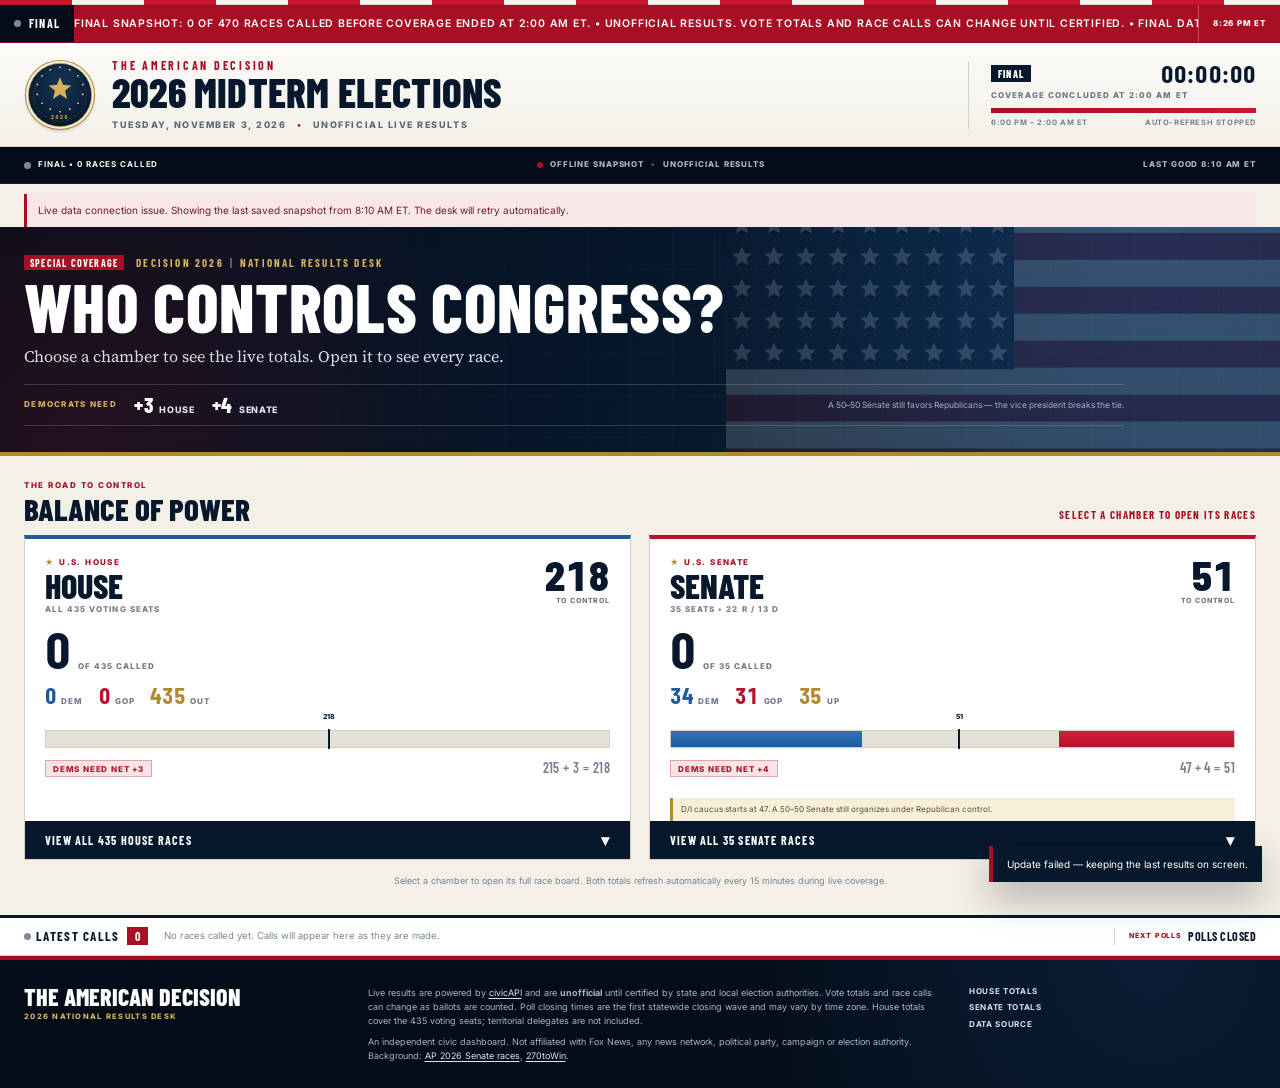
<file: index.html>
<!DOCTYPE html>
<html lang="en">
<head>
<meta charset="utf-8">
<meta name="viewport" content="width=device-width, initial-scale=1">
<title>The American Decision 2026 | Live Midterm Results</title>
<meta name="description" content="Live, unofficial 2026 Senate and House election totals. Choose a chamber to open every race.">
<meta name="theme-color" content="#07182c">
<link rel="icon" href="data:image/svg+xml,%3Csvg xmlns='http://www.w3.org/2000/svg' viewBox='0 0 64 64'%3E%3Ccircle cx='32' cy='32' r='30' fill='%2307182c' stroke='%23b28a2e' stroke-width='3'/%3E%3Cpath d='M32 12l5.9 14.7 15.8 1.2-12.1 10.2 3.7 15.4L32 45.2 18.7 53.5l3.7-15.4L10.3 27.9l15.8-1.2z' fill='%23d6b25e'/%3E%3C/svg%3E">
<link rel="preconnect" href="https://fonts.googleapis.com">
<link rel="preconnect" href="https://fonts.gstatic.com" crossorigin>
<link href="https://fonts.googleapis.com/css2?family=Barlow+Condensed:wght@500;600;700;800&family=Inter:wght@400;500;600;700;800&family=Source+Serif+4:opsz,wght@8..60,600;8..60,700;8..60,900&display=swap" rel="stylesheet">
<style>
/* =========================================================
   THE AMERICAN DECISION 2026
   Patriotic broadcast-style election dashboard
   ========================================================= */

:root {
  --navy-950: #040c17;
  --navy-900: #07182c;
  --navy-800: #0b2440;
  --navy-700: #143657;
  --ink: #0b1b2e;
  --ink-2: #26384d;
  --paper: #f3f0e8;
  --paper-2: #ebe6da;
  --paper-3: #fbf9f4;
  --white: #ffffff;
  --line: #d7d1c4;
  --line-dark: #263a51;
  --muted: #687585;
  --muted-2: #8893a1;
  --red: #a90f24;
  --red-2: #cc1730;
  --red-soft: #f8e7e9;
  --dem: #1d5b9f;
  --dem-2: #2f72ba;
  --dem-soft: #e1ecf7;
  --gop: #b5122b;
  --gop-2: #d21f3c;
  --gop-soft: #f8e3e6;
  --gold: #b28a2e;
  --gold-2: #d6b25e;
  --gold-soft: #f7efd9;
  --green: #1e6b45;
  --green-soft: #e2f0e8;
  --shadow: 0 10px 30px rgba(8, 22, 40, 0.09);
  --font-display: "Barlow Condensed", "Arial Narrow", "Franklin Gothic Medium", "Segoe UI", sans-serif;
  --font-serif: "Source Serif 4", Georgia, "Times New Roman", serif;
  --font-body: "Inter", "Segoe UI", Arial, sans-serif;
}

* { box-sizing: border-box; }

html {
  scroll-behavior: smooth;
  scroll-padding-top: 64px;
}

body {
  margin: 0;
  background: var(--paper);
  color: var(--ink);
  font-family: var(--font-body);
  font-size: 15px;
  line-height: 1.45;
  -webkit-font-smoothing: antialiased;
  text-rendering: optimizeLegibility;
}

body.modal-open { overflow: hidden; }

a { color: inherit; }

button, input, select { font: inherit; }

button { color: inherit; }

img, svg { display: block; max-width: 100%; }

::selection { background: var(--gold-2); color: var(--navy-950); }

.wrap {
  width: min(1400px, calc(100% - 48px));
  margin: 0 auto;
}

.sr-only {
  position: absolute;
  width: 1px;
  height: 1px;
  padding: 0;
  margin: -1px;
  overflow: hidden;
  clip: rect(0, 0, 0, 0);
  white-space: nowrap;
  border: 0;
}

.skip-link {
  position: fixed;
  top: -60px;
  left: 12px;
  z-index: 200;
  background: var(--white);
  color: var(--navy-900);
  padding: 10px 14px;
  border: 2px solid var(--red);
  font-weight: 800;
  text-decoration: none;
}
.skip-link:focus { top: 10px; }

/* ---------- Utility strip ---------- */

.top-rule {
  height: 5px;
  background: repeating-linear-gradient(
    90deg,
    var(--red-2) 0 72px,
    #f7f3e9 72px 144px
  );
  border-bottom: 1px solid rgba(0, 0, 0, 0.12);
}

.utility-bar {
  background: var(--navy-950);
  color: #c6d1df;
  border-bottom: 1px solid rgba(255, 255, 255, 0.08);
  font-size: 9px;
  font-weight: 700;
  letter-spacing: 0.13em;
  text-transform: uppercase;
}

.utility-inner {
  min-height: 34px;
  display: flex;
  align-items: center;
  justify-content: space-between;
  gap: 18px;
}

.utility-left { color: #fff; white-space: nowrap; }
.utility-left .star { color: var(--gold-2); margin-right: 7px; }
.utility-center { color: #a9b6c7; white-space: nowrap; }
.utility-right { color: #c6d1df; white-space: nowrap; }
.utility-right b { color: #fff; }
.sep { color: #5d6d81; margin: 0 8px; }

.live-dot {
  display: inline-block;
  width: 7px;
  height: 7px;
  margin-right: 6px;
  border-radius: 50%;
  background: var(--red-2);
  box-shadow: 0 0 0 0 rgba(204, 23, 48, 0.55);
  vertical-align: middle;
  animation: pulse 2.4s infinite;
}
.live-dot.green { background: var(--green); box-shadow: none; animation: none; }
.live-dot.muted { background: #7f8a99; box-shadow: none; animation: none; }

@keyframes pulse {
  0% { box-shadow: 0 0 0 0 rgba(204, 23, 48, 0.5); }
  65% { box-shadow: 0 0 0 7px rgba(204, 23, 48, 0); }
  100% { box-shadow: 0 0 0 0 rgba(204, 23, 48, 0); }
}

/* ---------- Masthead ---------- */

.masthead {
  background:
    linear-gradient(180deg, rgba(255, 255, 255, 0.72), rgba(243, 240, 232, 0.9)),
    var(--paper);
  border-bottom: 1px solid var(--line);
}

.masthead-inner {
  display: flex;
  align-items: center;
  justify-content: space-between;
  gap: 28px;
  padding: 16px 0 15px;
}

.brand {
  display: flex;
  align-items: center;
  gap: 16px;
  min-width: 0;
  text-decoration: none;
}

.seal {
  width: 72px;
  height: 72px;
  flex: 0 0 72px;
  filter: drop-shadow(0 2px 1px rgba(7, 24, 44, 0.12));
}

.brand-copy { min-width: 0; }

.brand-eyebrow {
  display: block;
  color: var(--red);
  font-family: var(--font-display);
  font-size: 12px;
  font-weight: 700;
  line-height: 1;
  letter-spacing: 0.23em;
}

.brand-title {
  display: block;
  margin-top: 2px;
  color: var(--navy-900);
  font-family: var(--font-display);
  font-size: clamp(31px, 3.2vw, 45px);
  font-weight: 800;
  line-height: 0.92;
  letter-spacing: 0.005em;
  text-transform: uppercase;
  white-space: nowrap;
}

.brand-sub {
  display: block;
  margin-top: 7px;
  color: #5c6877;
  font-size: 9px;
  font-weight: 800;
  letter-spacing: 0.17em;
  text-transform: uppercase;
}
.brand-sub .red { color: var(--red); margin: 0 7px; }

.coverage-box {
  width: 288px;
  flex: 0 0 288px;
  border-left: 1px solid var(--line);
  padding-left: 22px;
}

.coverage-top {
  display: flex;
  align-items: center;
  justify-content: space-between;
  gap: 10px;
}

.phase-badge {
  display: inline-flex;
  align-items: center;
  gap: 5px;
  background: #e6e1d6;
  color: #5f6a78;
  border: 1px solid #d2cbbd;
  padding: 3px 6px 2px;
  font-family: var(--font-display);
  font-size: 10px;
  font-weight: 800;
  line-height: 1;
  letter-spacing: 0.12em;
  text-transform: uppercase;
}
.phase-badge.live {
  background: var(--red);
  border-color: var(--red);
  color: #fff;
}
.phase-badge.final {
  background: var(--navy-900);
  border-color: var(--navy-900);
  color: #fff;
}
.phase-badge.preview {
  background: var(--gold);
  border-color: var(--gold);
  color: #fff;
}

.coverage-clock {
  color: var(--navy-900);
  font-family: var(--font-display);
  font-size: 25px;
  font-weight: 700;
  line-height: 1;
  letter-spacing: 0.045em;
  font-variant-numeric: tabular-nums;
}

.coverage-label {
  margin-top: 4px;
  color: #6b7684;
  font-size: 8px;
  font-weight: 800;
  letter-spacing: 0.14em;
  text-transform: uppercase;
}

.coverage-progress {
  height: 5px;
  margin: 7px 0 5px;
  background: #ddd7ca;
  overflow: hidden;
  position: relative;
}
.coverage-progress span {
  display: block;
  width: 0;
  height: 100%;
  background: linear-gradient(90deg, var(--red), var(--red-2));
  transition: width 0.6s ease;
}

.coverage-meta {
  display: flex;
  align-items: center;
  justify-content: space-between;
  gap: 8px;
  color: #75808e;
  font-size: 7.5px;
  font-weight: 700;
  letter-spacing: 0.08em;
  text-transform: uppercase;
}
.coverage-meta span:last-child { text-align: right; }

/* ---------- Navigation ---------- */

.main-nav {
  position: sticky;
  top: 0;
  z-index: 70;
  background: var(--navy-900);
  color: #fff;
  border-bottom: 3px solid var(--red);
  box-shadow: 0 5px 18px rgba(3, 13, 26, 0.22);
}

.nav-inner {
  display: flex;
  align-items: center;
  justify-content: space-between;
  gap: 18px;
  min-height: 46px;
}

.nav-links {
  display: flex;
  align-items: stretch;
  min-width: 0;
}

.nav-links a {
  display: inline-flex;
  align-items: center;
  gap: 6px;
  height: 46px;
  padding: 0 15px;
  border-bottom: 3px solid transparent;
  margin-bottom: -3px;
  color: #dbe3ed;
  font-family: var(--font-display);
  font-size: 13px;
  font-weight: 600;
  letter-spacing: 0.1em;
  text-decoration: none;
  text-transform: uppercase;
  white-space: nowrap;
  transition: color 0.15s ease, background 0.15s ease, border-color 0.15s ease;
}
.nav-links a:hover,
.nav-links a.active {
  color: #fff;
  background: rgba(255, 255, 255, 0.055);
  border-bottom-color: var(--red-2);
}
.nav-links a span {
  padding: 1px 4px;
  border: 1px solid rgba(255, 255, 255, 0.18);
  color: #9fb0c5;
  font-size: 8px;
  font-weight: 700;
  line-height: 1.2;
  letter-spacing: 0.05em;
}

.nav-status {
  display: flex;
  align-items: center;
  gap: 2px;
  color: #c4cfdc;
  font-size: 8px;
  font-weight: 800;
  letter-spacing: 0.14em;
  text-transform: uppercase;
  white-space: nowrap;
}

/* ---------- Ticker ---------- */

.ticker {
  display: flex;
  align-items: stretch;
  min-height: 38px;
  overflow: hidden;
  background: var(--red);
  color: #fff;
  border-bottom: 1px solid rgba(0, 0, 0, 0.16);
}

.ticker-label {
  display: flex;
  align-items: center;
  flex: 0 0 auto;
  gap: 2px;
  padding: 0 14px;
  background: var(--navy-950);
  font-family: var(--font-display);
  font-size: 12px;
  font-weight: 700;
  letter-spacing: 0.1em;
  text-transform: uppercase;
  white-space: nowrap;
}

.ticker-track {
  display: flex;
  align-items: center;
  flex: 1 1 auto;
  min-width: 0;
  overflow: hidden;
}

.ticker-content {
  display: flex;
  width: max-content;
  animation: ticker 62s linear infinite;
  will-change: transform;
}
.ticker:hover .ticker-content { animation-play-state: paused; }
.ticker-content span {
  display: inline-block;
  padding-right: 90px;
  font-size: 10.5px;
  font-weight: 600;
  letter-spacing: 0.075em;
  text-transform: uppercase;
  white-space: nowrap;
}

@keyframes ticker {
  from { transform: translateX(0); }
  to { transform: translateX(-50%); }
}

.ticker-time {
  display: flex;
  align-items: center;
  flex: 0 0 auto;
  padding: 0 14px;
  border-left: 1px solid rgba(255, 255, 255, 0.27);
  font-size: 8px;
  font-weight: 800;
  letter-spacing: 0.1em;
  white-space: nowrap;
}

/* ---------- Hero ---------- */

.hero {
  position: relative;
  overflow: hidden;
  background:
    radial-gradient(circle at 80% 10%, rgba(31, 91, 159, 0.33), transparent 42%),
    radial-gradient(circle at 6% 90%, rgba(181, 18, 43, 0.22), transparent 38%),
    linear-gradient(112deg, #040d19 0%, #07182c 48%, #0d2848 100%);
  color: #fff;
  border-bottom: 4px solid var(--gold);
}

.hero::before {
  content: "";
  position: absolute;
  inset: 0;
  pointer-events: none;
  background-image:
    linear-gradient(rgba(255, 255, 255, 0.035) 1px, transparent 1px),
    linear-gradient(90deg, rgba(255, 255, 255, 0.035) 1px, transparent 1px);
  background-size: 42px 42px;
  mask-image: linear-gradient(90deg, transparent, #000 35%, #000 100%);
  opacity: 0.55;
}

.hero-flag {
  position: absolute;
  top: -44px;
  right: -96px;
  width: min(760px, 58vw);
  opacity: 0.13;
  pointer-events: none;
  filter: saturate(0.85);
}

.hero-inner {
  position: relative;
  z-index: 1;
  display: grid;
  grid-template-columns: minmax(0, 1.35fr) minmax(350px, 0.65fr);
  gap: 52px;
  align-items: center;
  padding: 48px 0 46px;
}

.kicker {
  display: flex;
  align-items: center;
  gap: 12px;
  color: var(--gold-2);
  font-family: var(--font-display);
  font-size: 12px;
  font-weight: 700;
  letter-spacing: 0.25em;
  text-transform: uppercase;
}
.kicker-line {
  display: inline-block;
  width: 36px;
  height: 1px;
  background: var(--gold-2);
}

.hero h1 {
  max-width: 850px;
  margin: 18px 0 14px;
  color: #fff;
  font-family: var(--font-display);
  font-size: clamp(54px, 7vw, 96px);
  font-weight: 800;
  line-height: 0.84;
  letter-spacing: -0.005em;
  text-transform: uppercase;
  text-shadow: 0 2px 0 rgba(0, 0, 0, 0.14);
}
.hero h1 em {
  color: var(--gold-2);
  font-style: normal;
}

.hero-lede {
  max-width: 680px;
  margin: 0 0 24px;
  color: #d5dee8;
  font-family: var(--font-serif);
  font-size: 17px;
  line-height: 1.55;
}

.mobile-math { display: none; }

.hero-stats {
  display: flex;
  max-width: 720px;
  border-top: 1px solid rgba(255, 255, 255, 0.16);
  border-bottom: 1px solid rgba(255, 255, 255, 0.16);
}

.hero-stat {
  flex: 1 1 0;
  padding: 12px 16px;
  border-right: 1px solid rgba(255, 255, 255, 0.14);
}
.hero-stat:first-child { padding-left: 0; }
.hero-stat:last-child { border-right: 0; }

.hero-stat b {
  display: block;
  color: #fff;
  font-family: var(--font-display);
  font-size: 31px;
  font-weight: 700;
  line-height: 0.95;
  font-variant-numeric: tabular-nums;
}
.hero-stat span {
  display: block;
  margin-top: 5px;
  color: #9fb1c7;
  font-size: 8px;
  font-weight: 800;
  letter-spacing: 0.14em;
  text-transform: uppercase;
}

.hero-actions {
  display: flex;
  align-items: center;
  flex-wrap: wrap;
  gap: 10px;
  margin-top: 24px;
}

.btn-primary,
.btn-ghost {
  display: inline-flex;
  align-items: center;
  justify-content: center;
  min-height: 39px;
  padding: 0 16px;
  border: 1px solid transparent;
  font-family: var(--font-display);
  font-size: 12px;
  font-weight: 700;
  letter-spacing: 0.11em;
  text-decoration: none;
  text-transform: uppercase;
  transition: background 0.15s ease, border-color 0.15s ease, color 0.15s ease;
}
.btn-primary {
  background: var(--red);
  border-color: var(--red);
  color: #fff;
}
.btn-primary:hover { background: var(--red-2); border-color: var(--red-2); }
.btn-ghost {
  border-color: rgba(255, 255, 255, 0.32);
  color: #fff;
}
.btn-ghost:hover { background: rgba(255, 255, 255, 0.08); border-color: rgba(255, 255, 255, 0.62); }

/* ---------- Democrats' path card ---------- */

.path-card {
  position: relative;
  padding: 22px 24px 18px;
  background:
    linear-gradient(180deg, rgba(255, 255, 255, 0.5), rgba(243, 240, 232, 0.92)),
    var(--paper);
  color: var(--ink);
  border-top: 4px solid var(--gold);
  box-shadow: 0 24px 60px rgba(0, 0, 0, 0.33);
}
.path-card::after {
  content: "";
  position: absolute;
  inset: 8px;
  border: 1px solid rgba(7, 24, 44, 0.12);
  pointer-events: none;
}

.path-top {
  display: flex;
  align-items: center;
  justify-content: space-between;
}
.path-kicker {
  color: var(--red);
  font-family: var(--font-display);
  font-size: 10px;
  font-weight: 800;
  letter-spacing: 0.2em;
}
.path-star { color: var(--gold); font-size: 16px; line-height: 1; }

.path-card h2 {
  margin: 5px 0 13px;
  color: var(--navy-900);
  font-family: var(--font-display);
  font-size: 31px;
  font-weight: 800;
  line-height: 0.96;
  letter-spacing: 0.005em;
  text-transform: uppercase;
}

.path-row {
  padding: 12px 0 11px;
  border-top: 1px solid var(--line);
}

.path-office {
  color: var(--red);
  font-size: 8px;
  font-weight: 800;
  letter-spacing: 0.17em;
  text-transform: uppercase;
}

.path-equation {
  display: flex;
  align-items: baseline;
  gap: 9px;
  margin: 1px 0 2px;
  color: var(--navy-900);
  font-family: var(--font-display);
  font-size: 32px;
  font-weight: 600;
  line-height: 1;
  font-variant-numeric: tabular-nums;
}
.path-equation .op { color: #8b94a0; font-size: 24px; }
.path-equation .gain { color: var(--red); }
.path-equation strong { font-size: 43px; font-weight: 800; }

.path-note {
  color: #5c6877;
  font-size: 11px;
  line-height: 1.4;
}

.path-warning {
  display: flex;
  align-items: flex-start;
  gap: 9px;
  margin-top: 13px;
  padding: 9px 11px;
  background: var(--gold-soft);
  border-left: 3px solid var(--gold);
}
.path-warning p {
  margin: 0;
  color: #3d4a5a;
  font-size: 10.5px;
  line-height: 1.45;
}
.path-warning strong { color: var(--navy-900); }
.warn-mark {
  flex: 0 0 auto;
  color: var(--gold);
  font-family: var(--font-display);
  font-size: 22px;
  font-weight: 800;
  line-height: 0.85;
}

.path-live {
  display: flex;
  align-items: center;
  justify-content: space-between;
  gap: 8px;
  margin-top: 13px;
  padding-top: 9px;
  border-top: 1px solid var(--line);
  color: #6e7987;
  font-size: 8px;
  font-weight: 800;
  letter-spacing: 0.1em;
  text-transform: uppercase;
}
.path-live span:first-child { color: var(--red); }

/* ---------- Power board ---------- */

.power-board {
  padding: 26px 0 30px;
  background: #fff;
  border-bottom: 1px solid var(--line);
}

.section-top {
  display: flex;
  align-items: flex-end;
  justify-content: space-between;
  gap: 20px;
  margin-bottom: 16px;
}

.section-kicker {
  margin-bottom: 2px;
  color: var(--red);
  font-size: 8px;
  font-weight: 800;
  letter-spacing: 0.19em;
  text-transform: uppercase;
}

.section-top h2,
.race-head h2 {
  margin: 0;
  color: var(--navy-900);
  font-family: var(--font-display);
  font-size: 39px;
  font-weight: 800;
  line-height: 0.95;
  letter-spacing: 0.005em;
  text-transform: uppercase;
}

.section-meta {
  display: flex;
  align-items: center;
  flex-wrap: wrap;
  justify-content: flex-end;
  gap: 12px;
  color: #6c7785;
  font-size: 8px;
  font-weight: 800;
  letter-spacing: 0.1em;
  text-transform: uppercase;
}
.section-meta .live-dot { margin-right: 0; }

.power-grid {
  display: grid;
  grid-template-columns: 1fr 1fr;
  gap: 18px;
}

.power-panel {
  position: relative;
  padding: 16px 18px 14px;
  background: var(--paper-3);
  border: 1px solid var(--line);
  border-top: 4px solid var(--navy-900);
}
.power-panel.house { border-top-color: var(--dem); }
.power-panel.senate { border-top-color: var(--gop); }

.power-head {
  display: flex;
  align-items: flex-start;
  justify-content: space-between;
  gap: 14px;
}

.office-label {
  display: block;
  color: var(--navy-900);
  font-family: var(--font-display);
  font-size: 23px;
  font-weight: 800;
  line-height: 1;
  text-transform: uppercase;
}
.office-sub {
  display: block;
  margin-top: 4px;
  color: #6f7a88;
  font-size: 8px;
  font-weight: 800;
  letter-spacing: 0.14em;
  text-transform: uppercase;
}

.threshold { text-align: right; flex: 0 0 auto; }
.threshold b {
  display: block;
  color: var(--navy-900);
  font-family: var(--font-display);
  font-size: 36px;
  font-weight: 800;
  line-height: 0.85;
  font-variant-numeric: tabular-nums;
}
.threshold span {
  display: block;
  margin-top: 4px;
  color: #6f7a88;
  font-size: 7px;
  font-weight: 800;
  letter-spacing: 0.13em;
}

.power-body {
  display: flex;
  align-items: flex-end;
  justify-content: space-between;
  gap: 14px;
  margin: 14px 0 9px;
}

.power-stat b {
  display: block;
  color: var(--navy-900);
  font-family: var(--font-display);
  font-size: 38px;
  font-weight: 700;
  line-height: 0.85;
  font-variant-numeric: tabular-nums;
}
.power-stat span {
  display: block;
  margin-top: 4px;
  color: #6f7a88;
  font-size: 7.5px;
  font-weight: 800;
  letter-spacing: 0.14em;
  text-transform: uppercase;
}

.power-split {
  display: flex;
  align-items: flex-end;
  gap: 13px;
}
.power-split span {
  color: #6f7a88;
  font-size: 8px;
  font-weight: 800;
  letter-spacing: 0.08em;
  white-space: nowrap;
}
.power-split b {
  margin-right: 2px;
  color: var(--navy-900);
  font-family: var(--font-display);
  font-size: 20px;
  font-weight: 700;
  line-height: 1;
  font-variant-numeric: tabular-nums;
}
.power-split .d b { color: var(--dem); }
.power-split .r b { color: var(--gop); }
.power-split .o b { color: var(--gold); }

.seat-bar {
  position: relative;
  display: flex;
  height: 19px;
  overflow: hidden;
  background: #e5e0d5;
  border: 1px solid #d5cfc1;
}
.seat-dem,
.seat-gop,
.seat-other {
  display: block;
  width: 0;
  height: 100%;
  transition: width 0.7s ease;
}
.seat-dem { background: linear-gradient(180deg, var(--dem-2), var(--dem)); }
.seat-gop { margin-left: auto; background: linear-gradient(180deg, var(--gop-2), var(--gop)); }
.seat-other { background: var(--gold); }

.threshold-mark {
  position: absolute;
  top: -2px;
  bottom: -2px;
  z-index: 2;
  width: 2px;
  background: var(--navy-900);
}
.threshold-mark i {
  position: absolute;
  top: -16px;
  left: 50%;
  transform: translateX(-50%);
  padding: 0 2px;
  background: #fff;
  color: var(--navy-900);
  font-size: 7px;
  font-style: normal;
  font-weight: 800;
  line-height: 1.2;
}

.power-foot {
  display: flex;
  align-items: center;
  justify-content: space-between;
  gap: 10px;
  margin-top: 13px;
}
.need-chip {
  display: inline-block;
  padding: 4px 7px 3px;
  border: 1px solid rgba(181, 18, 43, 0.3);
  background: var(--gop-soft);
  color: var(--gop);
  font-size: 8px;
  font-weight: 800;
  letter-spacing: 0.1em;
  line-height: 1.1;
  text-transform: uppercase;
}
.need-chip.dem { border-color: rgba(29, 91, 159, 0.3); background: var(--dem-soft); color: var(--dem); }
.power-note {
  color: #788391;
  font-size: 8px;
  line-height: 1.3;
  text-align: right;
}

/* ---------- Content layout ---------- */

.content-grid {
  display: grid;
  grid-template-columns: minmax(0, 1fr) 342px;
  gap: 24px;
  align-items: start;
  padding: 28px 0 42px;
}

/* ---------- Race center ---------- */

.race-center {
  min-width: 0;
  background: #fff;
  border: 1px solid var(--line);
  box-shadow: var(--shadow);
}

.race-head {
  display: flex;
  align-items: flex-end;
  justify-content: space-between;
  gap: 16px;
  padding: 18px 20px 14px;
  border-bottom: 1px solid var(--line);
}

.race-head-right {
  display: flex;
  align-items: center;
  gap: 7px;
  flex-wrap: wrap;
  justify-content: flex-end;
}

.pill {
  display: inline-flex;
  align-items: center;
  min-height: 24px;
  padding: 0 7px;
  border: 1px solid var(--line);
  font-size: 7.5px;
  font-weight: 800;
  letter-spacing: 0.1em;
  text-transform: uppercase;
  white-space: nowrap;
}
.pill.unofficial {
  border-color: #d8c28a;
  background: var(--gold-soft);
  color: #7c5a12;
}

.refresh-btn {
  min-height: 26px;
  padding: 0 9px;
  border: 1px solid var(--navy-900);
  background: var(--navy-900);
  color: #fff;
  font-family: var(--font-display);
  font-size: 9px;
  font-weight: 700;
  letter-spacing: 0.08em;
  text-transform: uppercase;
  cursor: pointer;
  transition: background 0.15s ease, border-color 0.15s ease, opacity 0.15s ease;
}
.refresh-btn:hover { background: var(--red); border-color: var(--red); }
.refresh-btn:disabled { opacity: 0.5; cursor: default; background: #6f7a88; border-color: #6f7a88; }

.data-alert {
  margin: 12px 20px 0;
  padding: 9px 11px;
  border-left: 3px solid var(--gold);
  background: var(--gold-soft);
  color: #5b4a26;
  font-size: 10px;
  line-height: 1.45;
}
.data-alert.error {
  border-left-color: var(--red);
  background: var(--red-soft);
  color: #6d1d27;
}

.tabs {
  display: flex;
  align-items: stretch;
  gap: 2px;
  padding: 0 20px;
  border-bottom: 1px solid var(--line);
  background: #fff;
}

.tab {
  position: relative;
  min-height: 42px;
  padding: 0 11px;
  border: 0;
  border-bottom: 3px solid transparent;
  margin-bottom: -1px;
  background: transparent;
  color: #6c7785;
  font-family: var(--font-display);
  font-size: 13px;
  font-weight: 700;
  letter-spacing: 0.08em;
  text-transform: uppercase;
  cursor: pointer;
  white-space: nowrap;
}
.tab span {
  margin-left: 3px;
  color: #8a95a2;
  font-size: 8px;
  font-weight: 700;
}
.tab:hover { color: var(--navy-900); }
.tab.active {
  color: var(--navy-900);
  border-bottom-color: var(--red);
}
.tab.active span { color: var(--red); }

.controls {
  display: flex;
  align-items: center;
  flex-wrap: wrap;
  gap: 7px;
  padding: 12px 20px;
  background: #fbfaf7;
  border-bottom: 1px solid var(--line);
}

.search-box {
  display: flex;
  align-items: center;
  flex: 1 1 220px;
  gap: 7px;
  height: 34px;
  padding: 0 9px;
  background: #fff;
  border: 1px solid var(--line);
}
.search-box:focus-within { border-color: var(--navy-700); box-shadow: 0 0 0 2px rgba(20, 54, 87, 0.1); }
.search-box svg { width: 14px; height: 14px; flex: 0 0 14px; color: #7d8997; }
.search-box input {
  width: 100%;
  min-width: 0;
  border: 0;
  outline: 0;
  background: transparent;
  color: var(--ink);
  font-size: 11px;
}
.search-box input::placeholder { color: #9aa4b0; }

.select-box select {
  height: 34px;
  padding: 0 26px 0 8px;
  border: 1px solid var(--line);
  border-radius: 0;
  outline: 0;
  background: #fff;
  color: #465465;
  font-size: 9px;
  font-weight: 700;
  letter-spacing: 0.04em;
  cursor: pointer;
}

.check-box {
  display: inline-flex;
  align-items: center;
  gap: 6px;
  height: 34px;
  padding: 0 9px;
  border: 1px solid var(--line);
  background: #fff;
  color: #5f6b79;
  font-size: 8px;
  font-weight: 800;
  letter-spacing: 0.08em;
  cursor: pointer;
  user-select: none;
  white-space: nowrap;
}
.check-box input {
  width: 13px;
  height: 13px;
  margin: 0;
  accent-color: var(--red);
}

.results-meta {
  display: flex;
  align-items: center;
  justify-content: space-between;
  gap: 10px;
  padding: 9px 20px;
  border-bottom: 1px solid var(--line);
  color: #75808e;
  font-size: 8px;
  font-weight: 700;
  letter-spacing: 0.05em;
}
.results-meta span:last-child { text-align: right; }

.race-grid {
  display: grid;
  grid-template-columns: repeat(2, minmax(0, 1fr));
  gap: 11px;
  padding: 15px 20px 20px;
}

.race-grid.is-grouped {
  display: block;
}

/* ---------- Race cards ---------- */

.race-card {
  position: relative;
  display: block;
  width: 100%;
  padding: 12px 12px 10px;
  border: 1px solid var(--line);
  border-left: 3px solid #cfc8ba;
  background: #fff;
  color: var(--ink);
  font: inherit;
  text-align: left;
  cursor: pointer;
  transition: border-color 0.15s ease, box-shadow 0.15s ease, transform 0.15s ease;
}
.race-card:hover {
  border-color: #aeb8c5;
  box-shadow: 0 5px 16px rgba(8, 22, 40, 0.1);
  transform: translateY(-1px);
}
.race-card:focus-visible {
  outline: 2px solid var(--gold);
  outline-offset: 2px;
}
.race-card.is-key { border-left-color: var(--gold); background: linear-gradient(180deg, #fffdf6, #fff); }
.race-card.is-called { border-left-color: var(--green); }
.race-card.is-flip { box-shadow: inset 0 0 0 1px rgba(178, 138, 46, 0.55); }
.race-card.is-new { animation: card-flash 1.8s ease; }

@keyframes card-flash {
  0% { background: #fff4cf; }
  100% { background: #fff; }
}

.race-top {
  display: flex;
  align-items: flex-start;
  gap: 8px;
}

.race-badge {
  display: flex;
  flex-direction: column;
  align-items: center;
  justify-content: center;
  flex: 0 0 43px;
  width: 43px;
  height: 39px;
  background: var(--navy-900);
  color: #fff;
  font-family: var(--font-display);
  line-height: 1;
}
.race-badge .st { font-size: 15px; font-weight: 800; letter-spacing: 0.04em; }
.race-badge .off { margin-top: 2px; color: #b9c8da; font-size: 6.5px; font-weight: 700; letter-spacing: 0.08em; }

.race-info { flex: 1 1 auto; min-width: 0; }

.race-office {
  display: block;
  color: var(--red);
  font-size: 7.5px;
  font-weight: 800;
  letter-spacing: 0.14em;
  line-height: 1.2;
  text-transform: uppercase;
}
.race-title {
  display: block;
  margin-top: 1px;
  overflow: hidden;
  color: var(--navy-900);
  font-family: var(--font-display);
  font-size: 18px;
  font-weight: 700;
  line-height: 1.03;
  letter-spacing: 0.005em;
  text-overflow: ellipsis;
  white-space: nowrap;
}
.race-sub {
  display: block;
  margin-top: 2px;
  overflow: hidden;
  color: #7a8593;
  font-size: 8.5px;
  line-height: 1.25;
  text-overflow: ellipsis;
  white-space: nowrap;
}

.race-status {
  flex: 0 0 auto;
  margin-left: 2px;
  color: #7a8593;
  font-size: 7.5px;
  font-weight: 800;
  letter-spacing: 0.07em;
  line-height: 1.3;
  text-align: right;
  text-transform: uppercase;
  white-space: nowrap;
}
.race-status.live { color: var(--red); }
.race-status.called { color: var(--green); }
.race-status.closed { color: #7a8593; }

.chips {
  display: flex;
  flex-wrap: wrap;
  gap: 4px;
  margin-top: 4px;
}
.chip {
  display: inline-block;
  padding: 2px 4px 1px;
  border: 1px solid var(--line);
  background: #f7f4ed;
  color: #6d7887;
  font-size: 6.5px;
  font-weight: 800;
  letter-spacing: 0.08em;
  line-height: 1.2;
  text-transform: uppercase;
}
.chip.key { border-color: #d8c28a; background: var(--gold-soft); color: #76560f; }
.chip.special { border-color: #e3b6bf; background: var(--red-soft); color: var(--red); }
.chip.flip { border-color: #d8c28a; background: var(--gold-soft); color: #76560f; }
.chip.new { border-color: var(--red); background: var(--red); color: #fff; }
.chip.inc { padding: 1px 3px; border-color: #c9d2dd; background: #f1f4f8; color: #536172; font-size: 6px; }

.cand-list {
  display: flex;
  flex-direction: column;
  gap: 2px;
  margin-top: 7px;
}

.cand {
  display: flex;
  align-items: center;
  gap: 5px;
  min-width: 0;
  color: #465465;
  font-size: 11px;
  line-height: 1.35;
}
.cand.leader { color: var(--navy-900); font-weight: 800; }

.party-dot {
  flex: 0 0 7px;
  width: 7px;
  height: 7px;
  border-radius: 50%;
  background: #8b95a3;
}
.party-dot.d { background: var(--dem); }
.party-dot.r { background: var(--gop); }
.party-dot.i { background: var(--gold); }
.party-dot.o { background: #8b95a3; }

.cand-name {
  flex: 1 1 auto;
  min-width: 0;
  overflow: hidden;
  text-overflow: ellipsis;
  white-space: nowrap;
}
.cand-name .inc {
  margin-left: 3px;
  color: #75808e;
  font-family: var(--font-display);
  font-size: 7px;
  font-weight: 700;
  letter-spacing: 0.06em;
}

.cand-pct {
  flex: 0 0 42px;
  color: var(--navy-900);
  font-family: var(--font-display);
  font-size: 15px;
  font-weight: 700;
  line-height: 1;
  text-align: right;
  font-variant-numeric: tabular-nums;
}
.cand.leader .cand-pct { font-size: 16px; }
.cand-pct.muted { color: #9aa4b0; font-size: 12px; }

.vote-bar {
  display: flex;
  height: 5px;
  margin-top: 6px;
  overflow: hidden;
  background: #e8e4da;
}
.vote-bar .d { height: 100%; background: var(--dem); }
.vote-bar .r { height: 100%; background: var(--gop); }
.vote-bar .o { height: 100%; background: var(--gold); }

.race-foot {
  display: flex;
  align-items: center;
  justify-content: space-between;
  gap: 5px;
  margin-top: 6px;
  padding-top: 5px;
  border-top: 1px solid #eee9df;
  color: #7a8593;
  font-size: 8px;
  line-height: 1.2;
  letter-spacing: 0.02em;
}
.race-foot b { color: #4e5b6a; font-weight: 700; }
.race-foot .sep-dot { color: #c2bbb0; margin: 0 3px; }

/* Grouped house view */

.state-group {
  margin: 0 0 10px;
}
.state-group:last-child { margin-bottom: 0; }

.state-group-head {
  display: flex;
  align-items: center;
  justify-content: space-between;
  gap: 10px;
  margin: 4px 0 7px;
  padding: 3px 0 4px;
  border-bottom: 2px solid var(--navy-900);
}
.state-group-head h3 {
  margin: 0;
  color: var(--navy-900);
  font-family: var(--font-display);
  font-size: 20px;
  font-weight: 800;
  line-height: 1;
  text-transform: uppercase;
}
.state-group-head span {
  color: #7a8593;
  font-size: 8px;
  font-weight: 700;
  letter-spacing: 0.06em;
  text-transform: uppercase;
}

.state-group .cards,
.office-group .cards {
  display: grid;
  grid-template-columns: repeat(2, minmax(0, 1fr));
  gap: 11px;
}

.office-group {
  margin-bottom: 14px;
}
.office-group-head {
  display: flex;
  align-items: center;
  justify-content: space-between;
  gap: 10px;
  margin: 4px 0 8px;
  padding: 5px 8px;
  background: var(--navy-900);
  color: #fff;
}
.office-group-head h3 {
  margin: 0;
  font-family: var(--font-display);
  font-size: 17px;
  font-weight: 700;
  letter-spacing: 0.1em;
  text-transform: uppercase;
}
.office-group-head span {
  color: #b8c6d7;
  font-size: 8px;
  font-weight: 700;
  letter-spacing: 0.08em;
  text-transform: uppercase;
}

.empty-state {
  padding: 40px 22px 46px;
  text-align: center;
}
.empty-state .empty-star { color: var(--gold); font-size: 28px; line-height: 1; }
.empty-state h3 {
  margin: 8px 0 4px;
  color: var(--navy-900);
  font-family: var(--font-display);
  font-size: 25px;
  font-weight: 800;
  text-transform: uppercase;
}
.empty-state p {
  max-width: 440px;
  margin: 0 auto;
  color: #6f7a88;
  font-size: 11px;
  line-height: 1.5;
}

/* ---------- Sidebar ---------- */

.sidebar {
  display: flex;
  flex-direction: column;
  gap: 14px;
  min-width: 0;
}

.side-card {
  background: #fff;
  border: 1px solid var(--line);
  padding: 14px 15px;
  box-shadow: 0 4px 14px rgba(8, 22, 40, 0.04);
}
.side-card.live-math {
  border-top: 4px solid var(--gold);
}

.side-head {
  display: flex;
  align-items: center;
  justify-content: space-between;
  gap: 8px;
}
.side-kicker {
  color: var(--red);
  font-size: 7.5px;
  font-weight: 800;
  letter-spacing: 0.16em;
  text-transform: uppercase;
}
.side-card h3 {
  margin: 4px 0 10px;
  color: var(--navy-900);
  font-family: var(--font-display);
  font-size: 21px;
  font-weight: 800;
  line-height: 1;
  text-transform: uppercase;
}

.math-line {
  display: flex;
  align-items: baseline;
  justify-content: space-between;
  gap: 10px;
  padding: 5px 0;
  border-bottom: 1px dotted #e1dcd1;
  color: #5d6978;
  font-size: 10px;
}
.math-line b {
  color: var(--navy-900);
  font-family: var(--font-display);
  font-size: 17px;
  font-weight: 700;
  line-height: 1;
  font-variant-numeric: tabular-nums;
}
.math-line.total {
  margin: 2px -6px;
  padding: 6px;
  border-bottom: 0;
  background: var(--paper-2);
}
.math-line.total b { color: var(--dem); font-size: 23px; }
.math-line.need {
  border-bottom: 0;
  color: #3f4c5c;
  font-weight: 700;
}
.math-line.need b { color: var(--red); }
.math-divider { height: 1px; margin: 5px 0; background: var(--line); }

.side-note {
  margin: 9px 0 0;
  color: #7a8593;
  font-size: 8px;
  line-height: 1.45;
}

.calls-count {
  display: inline-flex;
  align-items: center;
  justify-content: center;
  min-width: 21px;
  height: 18px;
  padding: 0 5px;
  background: var(--red);
  color: #fff;
  font-family: var(--font-display);
  font-size: 12px;
  font-weight: 700;
  line-height: 1;
}

.latest-calls { display: flex; flex-direction: column; }

.call-item {
  display: flex;
  align-items: center;
  gap: 7px;
  width: 100%;
  padding: 6px 0;
  border: 0;
  border-bottom: 1px solid #eee9df;
  background: transparent;
  text-align: left;
  cursor: pointer;
}
.call-item:hover { background: #fbf9f4; }
.call-item:last-child { border-bottom: 0; }

.call-badge {
  display: flex;
  align-items: center;
  justify-content: center;
  flex: 0 0 31px;
  width: 31px;
  height: 27px;
  background: var(--navy-900);
  color: #fff;
  font-family: var(--font-display);
  font-size: 11px;
  font-weight: 800;
  letter-spacing: 0.04em;
}
.call-copy { flex: 1 1 auto; min-width: 0; }
.call-office {
  display: block;
  color: #7a8593;
  font-size: 6.5px;
  font-weight: 800;
  letter-spacing: 0.09em;
  line-height: 1.2;
  text-transform: uppercase;
}
.call-name {
  display: block;
  overflow: hidden;
  color: var(--navy-900);
  font-size: 9.5px;
  font-weight: 700;
  line-height: 1.25;
  text-overflow: ellipsis;
  white-space: nowrap;
}
.call-party {
  flex: 0 0 auto;
  font-size: 7px;
  font-weight: 800;
  letter-spacing: 0.06em;
}
.call-party.d { color: var(--dem); }
.call-party.r { color: var(--gop); }
.call-party.o { color: var(--gold); }
.call-new {
  margin-left: 3px;
  padding: 1px 3px;
  background: var(--red);
  color: #fff;
  font-size: 6px;
  font-weight: 800;
  letter-spacing: 0.06em;
}
.side-empty {
  margin: 0;
  color: #7a8593;
  font-size: 9.5px;
  line-height: 1.5;
}

.poll-timeline { display: flex; flex-direction: column; }
.poll-row {
  display: flex;
  gap: 8px;
  padding: 4px 0;
  border-bottom: 1px dotted #e1dcd1;
  font-size: 9px;
}
.poll-row:last-child { border-bottom: 0; }
.poll-row.next {
  margin: 0 -5px;
  padding: 4px 5px;
  background: var(--gold-soft);
}
.poll-time {
  flex: 0 0 52px;
  color: var(--navy-900);
  font-family: var(--font-display);
  font-size: 12.5px;
  font-weight: 800;
  line-height: 1.25;
  font-variant-numeric: tabular-nums;
}
.poll-row.next .poll-time { color: var(--red); }
.poll-states { color: #5d6978; line-height: 1.3; }

.stakes-list {
  display: flex;
  flex-direction: column;
  gap: 7px;
  margin: 0;
  padding: 0;
  list-style: none;
}
.stakes-list li {
  position: relative;
  padding-left: 11px;
  color: #5d6978;
  font-size: 9.5px;
  line-height: 1.45;
}
.stakes-list li::before {
  content: "★";
  position: absolute;
  top: 0;
  left: 0;
  color: var(--gold);
  font-size: 7px;
}
.stakes-list strong { color: var(--navy-900); }

.data-row {
  display: flex;
  align-items: center;
  justify-content: space-between;
  gap: 8px;
  padding: 4px 0;
  border-bottom: 1px dotted #e1dcd1;
  color: #7a8593;
  font-size: 9px;
}
.data-row:last-child { border-bottom: 0; }
.data-row b, .data-row a {
  color: var(--navy-900);
  font-weight: 700;
  text-decoration: none;
}
.data-row a:hover { color: var(--red); text-decoration: underline; }
.ok-dot {
  width: 7px;
  height: 7px;
  border-radius: 50%;
  background: var(--green);
}
.ok-dot.warn { background: var(--gold); }
.ok-dot.err { background: var(--red); }

/* ---------- Footer ---------- */

.site-footer {
  background:
    radial-gradient(circle at 90% 0, rgba(29, 91, 159, 0.22), transparent 40%),
    var(--navy-950);
  color: #aab7c7;
  border-top: 4px solid var(--red);
  padding: 26px 0 24px;
}
.footer-inner {
  display: grid;
  grid-template-columns: 1.1fr 2fr 1fr;
  gap: 28px;
  align-items: start;
}
.footer-brand {
  color: #fff;
  font-family: var(--font-display);
  font-size: 24px;
  font-weight: 800;
  line-height: 0.95;
  text-transform: uppercase;
}
.footer-brand span {
  display: block;
  margin-top: 5px;
  color: var(--gold-2);
  font-family: var(--font-body);
  font-size: 7.5px;
  font-weight: 800;
  letter-spacing: 0.17em;
}
.footer-disclaimer {
  color: #aab7c7;
  font-size: 9px;
  line-height: 1.6;
}
.footer-disclaimer a { color: #dce5ef; text-decoration: underline; text-underline-offset: 2px; }
.footer-links {
  display: flex;
  flex-direction: column;
  gap: 5px;
  font-size: 8px;
  font-weight: 700;
  letter-spacing: 0.08em;
  text-transform: uppercase;
}
.footer-links a { color: #dce5ef; text-decoration: none; }
.footer-links a:hover { color: var(--gold-2); }

/* ---------- Modal ---------- */

.race-modal {
  width: min(810px, calc(100% - 28px));
  max-height: 90vh;
  margin: auto;
  padding: 0;
  border: 0;
  background: #fff;
  color: var(--ink);
  box-shadow: 0 34px 90px rgba(0, 0, 0, 0.48);
}
.race-modal::backdrop {
  background: rgba(3, 11, 22, 0.74);
  backdrop-filter: blur(2px);
}
.race-modal[open] {
  display: flex;
  flex-direction: column;
}

.modal-head {
  display: flex;
  align-items: flex-start;
  justify-content: space-between;
  gap: 18px;
  padding: 16px 20px;
  background:
    radial-gradient(circle at 90% 20%, rgba(29, 91, 159, 0.35), transparent 45%),
    var(--navy-900);
  color: #fff;
  border-bottom: 4px solid var(--gold);
  flex: 0 0 auto;
}
.modal-kicker {
  color: var(--gold-2);
  font-size: 8px;
  font-weight: 800;
  letter-spacing: 0.16em;
  text-transform: uppercase;
}
.modal-head h2 {
  margin: 3px 0 3px;
  color: #fff;
  font-family: var(--font-display);
  font-size: 30px;
  font-weight: 800;
  line-height: 1;
  text-transform: uppercase;
}
.modal-sub {
  color: #b9c7d8;
  font-size: 8px;
  font-weight: 700;
  letter-spacing: 0.1em;
  text-transform: uppercase;
}
.modal-close {
  flex: 0 0 auto;
  width: 32px;
  height: 32px;
  border: 1px solid rgba(255, 255, 255, 0.28);
  background: transparent;
  color: #fff;
  font-size: 22px;
  line-height: 1;
  cursor: pointer;
}
.modal-close:hover { background: rgba(255, 255, 255, 0.12); }

.modal-body {
  padding: 16px 20px 22px;
  overflow: auto;
}

.modal-status {
  display: flex;
  align-items: center;
  flex-wrap: wrap;
  gap: 7px;
  padding-bottom: 10px;
  border-bottom: 1px solid var(--line);
  color: #6f7a88;
  font-size: 8px;
  font-weight: 700;
  letter-spacing: 0.06em;
  text-transform: uppercase;
}
.modal-status .pill { min-height: 21px; font-size: 7px; }
.modal-status .pill.called { border-color: #b9d8c6; background: var(--green-soft); color: var(--green); }
.modal-status .pill.live { border-color: #e3b6bf; background: var(--red-soft); color: var(--red); }
.modal-status .pill.neutral { border-color: var(--line); background: var(--paper-3); color: #6f7a88; }

.modal-summary {
  display: grid;
  grid-template-columns: repeat(4, 1fr);
  gap: 0;
  margin: 12px 0 14px;
  border: 1px solid var(--line);
  background: var(--paper-3);
}
.modal-stat {
  padding: 8px 10px;
  border-right: 1px solid var(--line);
}
.modal-stat:last-child { border-right: 0; }
.modal-stat b {
  display: block;
  color: var(--navy-900);
  font-family: var(--font-display);
  font-size: 20px;
  font-weight: 700;
  line-height: 1;
  font-variant-numeric: tabular-nums;
}
.modal-stat span {
  display: block;
  margin-top: 3px;
  color: #7a8593;
  font-size: 6.5px;
  font-weight: 800;
  letter-spacing: 0.1em;
  text-transform: uppercase;
}

.modal-section-title {
  margin: 14px 0 7px;
  color: var(--red);
  font-size: 7.5px;
  font-weight: 800;
  letter-spacing: 0.15em;
  text-transform: uppercase;
}

.modal-cands { display: flex; flex-direction: column; gap: 8px; }
.modal-cand {
  padding-bottom: 8px;
  border-bottom: 1px solid #eee9df;
}
.modal-cand:last-child { border-bottom: 0; }
.modal-cand-top {
  display: flex;
  align-items: baseline;
  gap: 7px;
  font-size: 11px;
}
.modal-cand-top .party-dot { position: relative; top: -1px; }
.modal-cand-name { flex: 1 1 auto; min-width: 0; color: var(--navy-900); font-weight: 700; }
.modal-cand-top .winner-tag {
  margin-left: 4px;
  padding: 1px 4px;
  background: var(--green-soft);
  color: var(--green);
  font-size: 6px;
  font-weight: 800;
  letter-spacing: 0.06em;
}
.modal-cand-votes { color: #7a8593; font-size: 8px; white-space: nowrap; }
.modal-cand-pct {
  flex: 0 0 49px;
  color: var(--navy-900);
  font-family: var(--font-display);
  font-size: 16px;
  font-weight: 700;
  text-align: right;
}
.modal-cand-bar {
  height: 5px;
  margin-top: 4px;
  background: #e8e4da;
}
.modal-cand-bar span { display: block; height: 100%; background: var(--dem); }

.county-list { display: flex; flex-direction: column; }
.county-row {
  display: grid;
  grid-template-columns: 1.1fr 1.4fr 0.7fr;
  gap: 8px;
  align-items: center;
  padding: 5px 0;
  border-bottom: 1px dotted #e1dcd1;
  font-size: 9px;
}
.county-row:last-child { border-bottom: 0; }
.county-name { color: var(--navy-900); font-weight: 700; }
.county-lead { color: #5d6978; overflow: hidden; text-overflow: ellipsis; white-space: nowrap; }
.county-rep { color: #7a8593; text-align: right; font-size: 8px; }

.modal-note {
  margin: 13px 0 0;
  padding-top: 9px;
  border-top: 1px solid var(--line);
  color: #7a8593;
  font-size: 8px;
  line-height: 1.5;
}

/* ---------- Toast ---------- */

.toast {
  position: fixed;
  right: 18px;
  bottom: 18px;
  z-index: 120;
  max-width: min(380px, calc(100% - 36px));
  padding: 11px 14px;
  background: var(--navy-900);
  color: #fff;
  border-left: 4px solid var(--gold);
  box-shadow: 0 16px 38px rgba(0, 0, 0, 0.28);
  font-size: 10px;
  line-height: 1.45;
  opacity: 0;
  transform: translateY(8px);
  pointer-events: none;
  transition: opacity 0.2s ease, transform 0.2s ease;
}
.toast.show { opacity: 1; transform: translateY(0); }
.toast.error { border-left-color: var(--red); }

/* ---------- Responsive ---------- */

@media (max-width: 1180px) {
  .wrap { width: min(1400px, calc(100% - 36px)); }
  .hero-inner { grid-template-columns: minmax(0, 1fr) 360px; gap: 34px; }
  .content-grid { grid-template-columns: minmax(0, 1fr) 316px; gap: 18px; }
  .nav-links a { padding: 0 11px; font-size: 12px; }
  .brand-title { font-size: clamp(30px, 3.4vw, 41px); }
  .power-panel { padding: 15px 15px 13px; }
  .power-split { gap: 9px; }
}

@media (max-width: 980px) {
  .utility-center { display: none; }
  .masthead-inner { flex-wrap: wrap; gap: 14px; }
  .coverage-box {
    width: 100%;
    flex: 1 1 100%;
    display: grid;
    grid-template-columns: 1fr auto;
    grid-template-areas:
      "badge clock"
      "label label"
      "bar bar"
      "meta meta";
    align-items: center;
    gap: 1px 14px;
    padding: 10px 0 0;
    border-left: 0;
    border-top: 1px solid var(--line);
  }
  .coverage-top { display: contents; }
  .phase-badge { grid-area: badge; justify-self: start; }
  .coverage-clock { grid-area: clock; justify-self: end; }
  .coverage-label { grid-area: label; margin-top: 0; }
  .coverage-progress { grid-area: bar; }
  .coverage-meta { grid-area: meta; }
  .hero-inner { grid-template-columns: 1fr; gap: 30px; padding: 38px 0 38px; }
  .hero h1 { max-width: 780px; }
  .path-card { max-width: 620px; }
  .power-grid { grid-template-columns: 1fr; }
  .content-grid { grid-template-columns: 1fr; }
  .sidebar {
    display: grid;
    grid-template-columns: 1fr 1fr;
    gap: 14px;
  }
  .side-card.live-math { grid-row: span 2; }
  .race-grid { grid-template-columns: repeat(2, minmax(0, 1fr)); }
  .state-group .cards, .office-group .cards { grid-template-columns: repeat(2, minmax(0, 1fr)); }
  .nav-status { display: none; }
}

@media (max-width: 720px) {
  .wrap { width: calc(100% - 26px); }
  .utility-inner { min-height: 31px; font-size: 8px; }
  .utility-left .long { display: none; }
  .utility-left .sep { display: none; }
  .brand { gap: 11px; }
  .seal { width: 54px; height: 54px; flex-basis: 54px; }
  .brand-eyebrow { font-size: 9px; letter-spacing: 0.17em; }
  .brand-title { font-size: clamp(25px, 6.2vw, 34px); white-space: normal; }
  .brand-sub { margin-top: 5px; font-size: 7px; letter-spacing: 0.1em; }
  .brand-sub .red { margin: 0 3px; }
  .coverage-clock { font-size: 22px; }
  .nav-links { overflow-x: auto; scrollbar-width: none; }
  .nav-links::-webkit-scrollbar { display: none; }
  .nav-links a { padding: 0 10px; font-size: 11px; }
  .nav-links a span { display: none; }
  .ticker-label { padding: 0 9px; font-size: 10px; }
  .ticker-time { display: none; }
  .ticker-content span { font-size: 9px; padding-right: 55px; }
  .hero-inner { padding: 30px 0 30px; }
  .hero-flag { display: none; }
  .hero h1 { font-size: clamp(43px, 12vw, 66px); }
  .hero-lede { font-size: 15px; }
  .mobile-math {
    display: flex;
    align-items: center;
    flex-wrap: wrap;
    gap: 7px 13px;
    margin: 0 0 18px;
    padding: 9px 10px;
    border: 1px solid rgba(255, 255, 255, 0.18);
    border-left: 3px solid var(--gold-2);
    background: rgba(255, 255, 255, 0.055);
  }
  .mobile-math-label {
    color: var(--gold-2);
    font-size: 8px;
    font-weight: 800;
    letter-spacing: 0.12em;
  }
  .mobile-math span:not(.mobile-math-label) {
    color: #d5dee8;
    font-size: 9px;
    font-weight: 700;
    letter-spacing: 0.06em;
  }
  .mobile-math b {
    margin-right: 2px;
    color: #fff;
    font-family: var(--font-display);
    font-size: 18px;
    font-weight: 800;
  }
  .hero-stats { display: grid; grid-template-columns: 1fr 1fr; }
  .hero-stat { border-right: 1px solid rgba(255, 255, 255, 0.14); border-bottom: 1px solid rgba(255, 255, 255, 0.14); padding: 10px 12px; }
  .hero-stat:nth-child(2n) { border-right: 0; }
  .hero-stat:nth-child(n+3) { border-bottom: 0; }
  .hero-stat:first-child { padding-left: 12px; }
  .hero-actions .btn-primary, .hero-actions .btn-ghost { width: 100%; }
  .path-card { padding: 18px 18px 15px; }
  .path-card h2 { font-size: 27px; }
  .path-equation { font-size: 29px; }
  .path-equation strong { font-size: 38px; }
  .section-top { flex-direction: column; align-items: flex-start; gap: 8px; }
  .section-meta { justify-content: flex-start; gap: 8px 12px; }
  .section-top h2, .race-head h2 { font-size: 34px; }
  .power-body { align-items: flex-start; flex-direction: column; gap: 8px; }
  .power-split { width: 100%; justify-content: space-between; }
  .power-foot { align-items: flex-start; flex-direction: column; }
  .power-note { text-align: left; }
  .race-head { flex-direction: column; align-items: flex-start; gap: 9px; }
  .race-head-right { justify-content: flex-start; }
  .tabs { padding: 0 14px; overflow-x: auto; scrollbar-width: none; }
  .tabs::-webkit-scrollbar { display: none; }
  .controls { padding: 11px 14px; }
  .search-box { flex-basis: 100%; }
  .select-box { flex: 1 1 auto; }
  .select-box select { width: 100%; }
  .results-meta { align-items: flex-start; flex-direction: column; gap: 2px; padding: 8px 14px; }
  .results-meta span:last-child { text-align: left; }
  .race-grid { grid-template-columns: 1fr; padding: 12px 14px 16px; }
  .state-group .cards, .office-group .cards { grid-template-columns: 1fr; }
  .sidebar { grid-template-columns: 1fr; }
  .side-card.live-math { grid-row: auto; }
  .footer-inner { grid-template-columns: 1fr; gap: 16px; }
  .modal-summary { grid-template-columns: 1fr 1fr; }
  .modal-stat:nth-child(2) { border-right: 0; }
  .modal-stat:nth-child(1), .modal-stat:nth-child(2) { border-bottom: 1px solid var(--line); }
  .county-row { grid-template-columns: 1fr 1.3fr 0.6fr; }
  .modal-head h2 { font-size: 25px; }
}

@media (max-width: 420px) {
  .brand-title { font-size: 26px; }
  .hero h1 { font-size: 45px; }
  .race-head h2 { font-size: 30px; }
  .cand-pct { flex-basis: 37px; }
  .race-badge { flex-basis: 36px; width: 36px; }
  .race-badge .st { font-size: 13px; }
  .race-title { font-size: 15.5px; }
}

@media (prefers-reduced-motion: reduce) {
  html { scroll-behavior: auto; }
  *, *::before, *::after {
    animation-duration: 0.001ms !important;
    animation-iteration-count: 1 !important;
    transition-duration: 0.001ms !important;
  }
  .ticker-content { animation: none; white-space: normal; }
  .ticker-content span:last-child { display: none; }
  .race-card { transform: none !important; }
}

@media print {
  .main-nav, .ticker, .site-footer, .controls, .refresh-btn, .tabs, .sidebar { display: none !important; }
  body { background: #fff; }
  .race-card { break-inside: avoid; box-shadow: none; }
  .content-grid { display: block; }
  .power-grid { grid-template-columns: 1fr 1fr; }
}



/* =========================================================
   SIMPLIFIED LANDING — CHAMBER TOTALS + EXPANDABLE RACES
   ========================================================= */

body {
  min-height: 100vh;
  display: flex;
  flex-direction: column;
}

main { flex: 1 0 auto; }

.site-footer { margin-top: auto; }

.landing-intro {
  position: relative;
  overflow: hidden;
  padding: 28px 0 26px;
  color: #fff;
  background:
    radial-gradient(circle at 88% 12%, rgba(29, 91, 159, 0.30), transparent 38%),
    radial-gradient(circle at 6% 100%, rgba(181, 18, 43, 0.18), transparent 34%),
    linear-gradient(112deg, #040d19 0%, #07182c 55%, #0d2848 100%);
  border-bottom: 4px solid var(--gold);
}

.landing-intro::before {
  content: "";
  position: absolute;
  inset: 0;
  pointer-events: none;
  background-image:
    linear-gradient(rgba(255, 255, 255, 0.035) 1px, transparent 1px),
    linear-gradient(90deg, rgba(255, 255, 255, 0.035) 1px, transparent 1px);
  background-size: 42px 42px;
  mask-image: linear-gradient(90deg, transparent, #000 45%, #000 100%);
  opacity: 0.45;
}

.landing-intro .wrap { position: relative; z-index: 1; }

.intro-kicker {
  color: var(--gold-2);
  font-family: var(--font-display);
  font-size: 11px;
  font-weight: 700;
  letter-spacing: 0.2em;
  text-transform: uppercase;
}
.intro-kicker span { color: #5f7690; margin: 0 6px; }

.landing-intro h1 {
  margin: 7px 0 7px;
  color: #fff;
  font-family: var(--font-display);
  font-size: clamp(42px, 5.6vw, 68px);
  font-weight: 800;
  line-height: 0.88;
  letter-spacing: 0.005em;
  text-transform: uppercase;
}

.landing-intro p {
  max-width: 680px;
  margin: 0 0 16px;
  color: #d5dee8;
  font-family: var(--font-serif);
  font-size: 16px;
  line-height: 1.5;
}

.math-bar {
  display: flex;
  align-items: center;
  flex-wrap: wrap;
  gap: 8px 17px;
  max-width: 1100px;
  padding: 9px 0;
  border-top: 1px solid rgba(255, 255, 255, 0.16);
  border-bottom: 1px solid rgba(255, 255, 255, 0.16);
}
.math-label {
  color: var(--gold-2);
  font-size: 8px;
  font-weight: 800;
  letter-spacing: 0.16em;
}
.math-bar > span:not(.math-label):not(.math-note) {
  color: #dce5ef;
  font-size: 9px;
  font-weight: 800;
  letter-spacing: 0.08em;
}
.math-bar b {
  margin-right: 3px;
  color: #fff;
  font-family: var(--font-display);
  font-size: 21px;
  font-weight: 800;
  line-height: 1;
}
.math-note {
  margin-left: auto;
  color: #9fb1c7;
  font-size: 8.5px;
  line-height: 1.35;
  text-align: right;
}

/* ---------- Desk status strip ---------- */

.desk-bar {
  background: var(--navy-950);
  color: #c6d1df;
  border-bottom: 1px solid rgba(255, 255, 255, 0.08);
  font-size: 8px;
  font-weight: 800;
  letter-spacing: 0.11em;
  text-transform: uppercase;
}
.desk-bar-inner {
  min-height: 36px;
  display: flex;
  align-items: center;
  justify-content: space-between;
  gap: 16px;
}
.desk-left {
  display: flex;
  align-items: center;
  color: #fff;
  white-space: nowrap;
}
.desk-left .live-dot { margin-right: 7px; }
.desk-mid {
  display: flex;
  align-items: center;
  gap: 7px;
  color: #aab7c7;
  white-space: nowrap;
}
.desk-mid .ok-dot { width: 6px; height: 6px; }
.desk-sep { color: #5d6d81; }
.desk-right { color: #aab7c7; white-space: nowrap; }

.data-alert-global {
  width: min(1400px, calc(100% - 48px));
  margin: 10px auto 0;
}
.data-alert-global[hidden] { display: none; }

/* ---------- Chamber totals ---------- */

.chambers-section {
  padding: 24px 0 28px;
  background: var(--paper);
}

.chamber-grid {
  display: grid;
  grid-template-columns: 1fr 1fr;
  gap: 18px;
}

.chamber-card {
  display: flex;
  flex-direction: column;
  position: relative;
  padding: 18px 20px 0;
  overflow: hidden;
  border: 1px solid var(--line);
  border-top: 4px solid var(--navy-900);
  background: #fff;
  color: var(--ink);
  text-align: left;
  cursor: pointer;
  transition: border-color 0.16s ease, box-shadow 0.16s ease, transform 0.16s ease;
}
.chamber-card.house { border-top-color: var(--dem); }
.chamber-card.senate { border-top-color: var(--gop); }
.chamber-card:hover {
  border-color: #aeb8c5;
  box-shadow: 0 8px 24px rgba(8, 22, 40, 0.11);
  transform: translateY(-1px);
}
.chamber-card:focus-visible {
  outline: 3px solid var(--gold);
  outline-offset: 2px;
}
.chamber-card.active {
  border-color: var(--gold);
  box-shadow: 0 0 0 2px var(--gold) inset, 0 8px 24px rgba(8, 22, 40, 0.12);
}

.chamber-head {
  display: flex;
  align-items: flex-start;
  justify-content: space-between;
  gap: 14px;
}
.chamber-kicker {
  display: block;
  color: var(--red);
  font-size: 8px;
  font-weight: 800;
  letter-spacing: 0.17em;
  text-transform: uppercase;
}
.chamber-head h2 {
  margin: 2px 0 2px;
  color: var(--navy-900);
  font-family: var(--font-display);
  font-size: 34px;
  font-weight: 800;
  line-height: 0.9;
  text-transform: uppercase;
}
.chamber-sub {
  display: block;
  color: #74808e;
  font-size: 8px;
  font-weight: 800;
  letter-spacing: 0.13em;
  text-transform: uppercase;
}
.chamber-threshold { flex: 0 0 auto; text-align: right; }
.chamber-threshold b {
  display: block;
  color: var(--navy-900);
  font-family: var(--font-display);
  font-size: 42px;
  font-weight: 800;
  line-height: 0.82;
  font-variant-numeric: tabular-nums;
}
.chamber-threshold span {
  display: block;
  margin-top: 4px;
  color: #6f7a88;
  font-size: 7px;
  font-weight: 800;
  letter-spacing: 0.12em;
}

.chamber-called {
  display: flex;
  align-items: baseline;
  gap: 7px;
  margin: 13px 0 3px;
}
.chamber-called b {
  color: var(--navy-900);
  font-family: var(--font-display);
  font-size: 52px;
  font-weight: 700;
  line-height: 0.8;
  font-variant-numeric: tabular-nums;
}
.chamber-called span {
  color: #6f7a88;
  font-size: 8px;
  font-weight: 800;
  letter-spacing: 0.13em;
}

.chamber-split {
  display: flex;
  align-items: baseline;
  gap: 16px;
  margin: 8px 0 9px;
}
.chamber-split span {
  color: #6f7a88;
  font-size: 8px;
  font-weight: 800;
  letter-spacing: 0.09em;
  white-space: nowrap;
}
.chamber-split b {
  margin-right: 2px;
  color: var(--navy-900);
  font-family: var(--font-display);
  font-size: 23px;
  font-weight: 700;
  line-height: 1;
  font-variant-numeric: tabular-nums;
}
.chamber-split .d b { color: var(--dem); }
.chamber-split .r b { color: var(--gop); }
.chamber-split .o b { color: var(--gold); }

.chamber-bar {
  position: relative;
  display: flex;
  height: 18px;
  margin-top: 14px;
  overflow: visible;
  background: #e5e0d5;
  border: 1px solid #d5cfc1;
}
.chamber-bar .seat-dem,
.chamber-bar .seat-gop,
.chamber-bar .seat-other {
  display: block;
  width: 0;
  height: 100%;
  transition: width 0.7s ease;
}
.chamber-bar .seat-dem { background: linear-gradient(180deg, var(--dem-2), var(--dem)); }
.chamber-bar .seat-gop { margin-left: auto; background: linear-gradient(180deg, var(--gop-2), var(--gop)); }
.chamber-bar .seat-other { background: var(--gold); }

.chamber-foot {
  display: flex;
  align-items: center;
  justify-content: space-between;
  gap: 10px;
  margin-top: 10px;
  margin-bottom: 10px;
}
.chamber-foot > span:last-child {
  color: #77828f;
  font-family: var(--font-display);
  font-size: 14px;
  font-weight: 600;
  letter-spacing: 0.03em;
  white-space: nowrap;
}

.chamber-tie {
  margin-top: 9px;
  padding: 6px 8px;
  border-left: 3px solid var(--gold);
  background: var(--gold-soft);
  color: #5c4a24;
  font-size: 8px;
  line-height: 1.4;
}

.chamber-cta {
  display: flex;
  align-items: center;
  justify-content: space-between;
  gap: 10px;
  margin: auto -20px 0;
  padding: 11px 20px;
  background: var(--navy-900);
  color: #fff;
  font-family: var(--font-display);
  font-size: 12px;
  font-weight: 700;
  letter-spacing: 0.1em;
  line-height: 1.2;
  text-transform: uppercase;
  transition: background 0.15s ease;
}
.chamber-cta span:last-child { font-size: 16px; line-height: 1; }
.chamber-card:hover .chamber-cta { background: var(--navy-800); }
.chamber-card.active .chamber-cta { background: var(--red); }

.chamber-hint {
  margin: 14px 0 0;
  color: #77828f;
  font-size: 9px;
  line-height: 1.45;
  text-align: center;
}

/* ---------- Expanded race board ---------- */

.race-board {
  padding: 22px 0 36px;
  background: #fff;
  border-top: 4px solid var(--gold);
  box-shadow: inset 0 1px 0 rgba(7, 24, 44, 0.06);
}
.race-board[hidden] { display: none; }

.board-head {
  display: flex;
  align-items: flex-end;
  justify-content: space-between;
  gap: 16px;
  padding-bottom: 12px;
  border-bottom: 2px solid var(--navy-900);
}
.board-head h2 {
  margin: 2px 0 3px;
  color: var(--navy-900);
  font-family: var(--font-display);
  font-size: 40px;
  font-weight: 800;
  line-height: 0.94;
  text-transform: uppercase;
}
#raceBoardSub {
  margin: 0;
  color: #75808e;
  font-size: 8px;
  font-weight: 800;
  letter-spacing: 0.12em;
  text-transform: uppercase;
}

.board-actions {
  display: flex;
  align-items: center;
  justify-content: flex-end;
  flex-wrap: wrap;
  gap: 7px;
}
.board-close {
  height: 27px;
  padding: 0 9px;
  border: 1px solid var(--navy-900);
  background: #fff;
  color: var(--navy-900);
  font-family: var(--font-display);
  font-size: 9px;
  font-weight: 700;
  letter-spacing: 0.08em;
  cursor: pointer;
}
.board-close:hover { background: var(--navy-900); color: #fff; }

.race-board .controls {
  padding: 12px 0;
  background: transparent;
  border-bottom: 1px solid var(--line);
}
.race-board .results-meta {
  padding: 9px 0;
  border-bottom: 1px solid var(--line);
}
.race-board .race-grid {
  padding: 14px 0 0;
  grid-template-columns: repeat(3, minmax(0, 1fr));
}

/* Three-column boards keep 435 races manageable once expanded. */
.race-grid { grid-template-columns: repeat(3, minmax(0, 1fr)); }
.state-group .cards { grid-template-columns: repeat(3, minmax(0, 1fr)); }

/* ---------- New-layout responsive ---------- */

@media (max-width: 1180px) {
  .race-board .race-grid,
  .race-grid,
  .state-group .cards {
    grid-template-columns: repeat(2, minmax(0, 1fr));
  }
}

@media (max-width: 900px) {
  .math-note { margin-left: 0; width: 100%; text-align: left; }
  .desk-mid { display: none; }
  .chamber-grid { grid-template-columns: 1fr; }
  .chamber-card { max-width: 720px; }
  .board-head { flex-direction: column; align-items: flex-start; gap: 10px; }
  .board-actions { justify-content: flex-start; }
}

@media (max-width: 720px) {
  .landing-intro { padding: 22px 0 22px; }
  .landing-intro h1 { font-size: clamp(38px, 11vw, 54px); }
  .landing-intro p { font-size: 14px; }
  .math-bar { gap: 7px 12px; }
  .math-note { font-size: 8px; }
  .desk-bar-inner { min-height: 32px; gap: 8px; }
  .desk-left { font-size: 7.5px; }
  .desk-right { display: none; }
  .chamber-card { padding: 16px 16px 0; }
  .chamber-head h2 { font-size: 29px; }
  .chamber-threshold b { font-size: 36px; }
  .chamber-called b { font-size: 44px; }
  .chamber-split { gap: 10px; }
  .chamber-split b { font-size: 20px; }
  .chamber-cta { margin-left: -16px; margin-right: -16px; padding-left: 16px; padding-right: 16px; font-size: 11px; }
  .board-head h2 { font-size: 32px; }
  .race-board { padding: 18px 0 28px; }
  .race-board .race-grid,
  .race-grid,
  .state-group .cards {
    grid-template-columns: 1fr;
  }
  .data-alert-global { width: calc(100% - 26px); }
}

/* ---------- Top crawl ---------- */

.crawl-bar {
  display: flex;
  align-items: stretch;
  min-height: 38px;
  overflow: hidden;
  background: var(--red);
  color: #fff;
  border-bottom: 1px solid rgba(0, 0, 0, 0.18);
}

.crawl-label {
  display: flex;
  align-items: center;
  flex: 0 0 auto;
  gap: 2px;
  padding: 0 14px;
  background: var(--navy-950);
  font-family: var(--font-display);
  font-size: 12px;
  font-weight: 700;
  letter-spacing: 0.1em;
  text-transform: uppercase;
  white-space: nowrap;
}

.crawl-track {
  display: flex;
  align-items: center;
  flex: 1 1 auto;
  min-width: 0;
  overflow: hidden;
}

.crawl-content {
  display: flex;
  width: max-content;
  animation: crawl 58s linear infinite;
  will-change: transform;
}
.crawl-track:hover .crawl-content { animation-play-state: paused; }
.crawl-content span {
  display: inline-block;
  padding-right: 90px;
  font-size: 10.5px;
  font-weight: 600;
  letter-spacing: 0.075em;
  text-transform: uppercase;
  white-space: nowrap;
}

@keyframes crawl {
  from { transform: translateX(0); }
  to { transform: translateX(-50%); }
}

.crawl-time {
  display: flex;
  align-items: center;
  flex: 0 0 auto;
  padding: 0 14px;
  border-left: 1px solid rgba(255, 255, 255, 0.27);
  font-size: 8px;
  font-weight: 800;
  letter-spacing: 0.1em;
  white-space: nowrap;
}

/* ---------- Intro flag and broadcast badge ---------- */

.intro-flag {
  position: absolute;
  top: -48px;
  right: -86px;
  width: min(640px, 52vw);
  opacity: 0.15;
  pointer-events: none;
  filter: saturate(0.9);
}

.landing-intro .wrap { z-index: 2; }

.intro-kicker {
  display: flex;
  align-items: center;
  flex-wrap: wrap;
  gap: 6px;
}
.intro-kicker span { color: #5f7690; margin: 0; }
.intro-kicker .intro-badge {
  margin-right: 6px;
  padding: 3px 6px 2px;
  background: var(--red);
  color: #fff;
  font-family: var(--font-display);
  font-size: 10px;
  font-weight: 700;
  letter-spacing: 0.12em;
  line-height: 1;
  text-transform: uppercase;
}

/* ---------- Balance of power heading ---------- */

.chambers-head {
  display: flex;
  align-items: flex-end;
  justify-content: space-between;
  gap: 16px;
  margin: 0 0 12px;
}
.chambers-head h2 {
  margin: 1px 0 0;
  color: var(--navy-900);
  font-family: var(--font-display);
  font-size: 31px;
  font-weight: 800;
  line-height: 0.95;
  text-transform: uppercase;
}
.chambers-note {
  color: var(--red);
  font-family: var(--font-display);
  font-size: 11px;
  font-weight: 700;
  letter-spacing: 0.12em;
  text-transform: uppercase;
  text-align: right;
}

.chamber-kicker::before {
  content: "★";
  margin-right: 5px;
  color: var(--gold);
}

/* ---------- Latest-calls strip ---------- */

.latest-strip {
  padding: 9px 0;
  background: #fff;
  border-top: 3px solid var(--navy-900);
  border-bottom: 1px solid var(--line);
}
.latest-inner {
  display: flex;
  align-items: center;
  gap: 16px;
}
.latest-head {
  display: flex;
  align-items: center;
  flex: 0 0 auto;
  gap: 7px;
}
.latest-label {
  display: flex;
  align-items: center;
  color: var(--navy-900);
  font-family: var(--font-display);
  font-size: 13px;
  font-weight: 700;
  letter-spacing: 0.1em;
  text-transform: uppercase;
  white-space: nowrap;
}
.latest-label .live-dot { margin-right: 5px; }

.latest-list {
  display: flex;
  align-items: stretch;
  flex: 1 1 auto;
  min-width: 0;
  overflow-x: auto;
  scrollbar-width: thin;
}
.latest-list .side-empty {
  align-self: center;
  margin: 0;
  font-size: 9.5px;
}
.latest-list .call-item {
  flex: 0 0 auto;
  width: auto;
  min-width: 150px;
  max-width: 240px;
  padding: 3px 11px;
  border-bottom: 0;
  border-right: 1px solid var(--line);
}
.latest-list .call-item:last-child { border-right: 0; }
.latest-list .call-badge { width: 28px; height: 24px; font-size: 10px; }
.latest-list .call-name { font-size: 9px; }

@media (max-width: 900px) {
  .crawl-time { display: none; }
  .chambers-head { align-items: flex-start; flex-direction: column; gap: 4px; }
  .chambers-note { text-align: left; }
}

@media (max-width: 720px) {
  .crawl-bar { min-height: 34px; }
  .crawl-label { padding: 0 9px; font-size: 10px; }
  .crawl-content span { padding-right: 55px; font-size: 9px; }
  .intro-flag { display: none; }
  .intro-badge { font-size: 8px; }
  .latest-inner { flex-direction: column; align-items: flex-start; gap: 6px; }
  .latest-list { width: 100%; }
  .latest-list .call-item { min-width: 165px; }
}

.latest-next {
  display: flex;
  align-items: center;
  flex: 0 0 auto;
  gap: 6px;
  margin-left: 4px;
  padding-left: 14px;
  border-left: 1px solid var(--line);
  white-space: nowrap;
}
.latest-next span {
  color: var(--red);
  font-size: 7px;
  font-weight: 800;
  letter-spacing: 0.13em;
}
.latest-next b {
  color: var(--navy-900);
  font-family: var(--font-display);
  font-size: 12px;
  font-weight: 700;
  letter-spacing: 0.04em;
}

@media (max-width: 900px) {
  .latest-next { display: none; }
}

@media (prefers-reduced-motion: reduce) {
  .crawl-content {
    width: 100%;
    animation: none;
    padding: 8px 12px;
  }
  .crawl-content span {
    padding-right: 0;
    white-space: normal;
  }
  .crawl-content span:last-child { display: none; }
}

</style>
</head>
<body>
<a class="skip-link" href="#chambers">Skip to chamber totals</a>

<div class="top-rule" aria-hidden="true"></div>

<div class="crawl-bar" role="region" aria-label="Live election crawl">
  <div class="crawl-label" id="crawlLabel"><span class="live-dot muted"></span> PRE-SHOW</div>
  <div class="crawl-track">
    <div class="crawl-content" id="crawlContent">
      <span id="crawlA">Live coverage begins at 6:00 PM ET. All 435 House seats and 35 Senate seats are on the ballot.</span>
      <span id="crawlB" aria-hidden="true">Live coverage begins at 6:00 PM ET. All 435 House seats and 35 Senate seats are on the ballot.</span>
    </div>
  </div>
  <div class="crawl-time" id="crawlClock">8:00 AM ET</div>
</div>

<header class="masthead">
  <div class="wrap masthead-inner">
    <a class="brand" href="#top" aria-label="The American Decision 2026 home">
      <span class="seal" aria-hidden="true">
        <svg viewBox="0 0 100 100" role="img" aria-label="2026 star seal">
          <defs>
            <radialGradient id="sealNavy" cx="50%" cy="35%" r="70%">
              <stop offset="0%" stop-color="#143657"/>
              <stop offset="100%" stop-color="#061426"/>
            </radialGradient>
          </defs>
          <circle cx="50" cy="50" r="48" fill="#f3f0e8" stroke="#b28a2e" stroke-width="1.4"/>
          <circle cx="50" cy="50" r="44" fill="url(#sealNavy)" stroke="#d6b25e" stroke-width="1"/>
          <circle cx="50" cy="50" r="36.5" fill="none" stroke="#d6b25e" stroke-width="0.55" stroke-dasharray="1 2.4"/>
          <g fill="#fff">
            <circle cx="50" cy="11.5" r="1.15"/><circle cx="63.5" cy="15.1" r="1.15"/><circle cx="74.9" cy="23.4" r="1.15"/>
            <circle cx="81.5" cy="35.5" r="1.15"/><circle cx="81.5" cy="49.2" r="1.15"/><circle cx="74.9" cy="61.4" r="1.15"/>
            <circle cx="63.5" cy="69.7" r="1.15"/><circle cx="50" cy="73.3" r="1.15"/><circle cx="36.5" cy="69.7" r="1.15"/>
            <circle cx="25.1" cy="61.4" r="1.15"/><circle cx="18.5" cy="49.2" r="1.15"/><circle cx="18.5" cy="35.5" r="1.15"/>
            <circle cx="25.1" cy="23.4" r="1.15"/><circle cx="36.5" cy="15.1" r="1.15"/>
          </g>
          <path d="M50 25.2l4.3 10.7 11.5.9-8.8 7.4 2.7 11.2L50 49.1l-9.7 6.3 2.7-11.2-8.8-7.4 11.5-.9z" fill="#d6b25e"/>
          <text x="50" y="83.4" text-anchor="middle" fill="#d6b25e" font-family="Arial Narrow, Arial, sans-serif" font-size="7.4" font-weight="700" letter-spacing="2.2">2026</text>
        </svg>
      </span>
      <span class="brand-copy">
        <span class="brand-eyebrow">THE AMERICAN DECISION</span>
        <span class="brand-title">2026 MIDTERM ELECTIONS</span>
        <span class="brand-sub">TUESDAY, NOVEMBER 3, 2026 <span class="red">•</span> UNOFFICIAL LIVE RESULTS</span>
      </span>
    </a>

    <div class="coverage-box" aria-live="polite">
      <div class="coverage-top">
        <span id="phaseBadge" class="phase-badge">PRE-SHOW</span>
        <span id="coverageClock" class="coverage-clock">00:00:00</span>
      </div>
      <div id="coverageLabel" class="coverage-label">UNTIL LIVE COVERAGE BEGINS</div>
      <div class="coverage-progress" aria-hidden="true"><span id="coverageProgress"></span></div>
      <div class="coverage-meta"><span>6:00 PM &ndash; 2:00 AM ET</span><span id="nextRefreshTop">FIRST UPDATE 6:00 PM</span></div>
    </div>
  </div>
</header>

<div class="desk-bar">
  <div class="wrap desk-bar-inner">
    <div class="desk-left"><span class="live-dot muted" id="boardDot"></span><b id="boardStatus">PRE-SHOW &bull; POLLS NOT YET CLOSED</b></div>
    <div class="desk-mid"><span class="ok-dot" id="dataDot"></span><span id="dataStatus">Pre-show snapshot</span><span class="desk-sep">&bull;</span><span>UNOFFICIAL RESULTS</span></div>
    <div class="desk-right"><span id="boardUpdated">AWAITING FIRST DATA CHECK</span></div>
  </div>
</div>

<div id="dataAlert" class="data-alert data-alert-global" hidden></div>

<main id="top">
  <section class="landing-intro" id="chambers" aria-labelledby="introTitle">
    <svg class="intro-flag" viewBox="0 0 760 420" aria-hidden="true" focusable="false">
      <defs>
        <pattern id="introStars" width="38" height="38" patternUnits="userSpaceOnUse">
          <path d="M19 4l3.2 8.1 8.7.6-6.7 5.5 2.1 8.5-7.3-4.7-7.3 4.7 2.1-8.5-6.7-5.5 8.7-.6z" fill="#ffffff"/>
        </pattern>
      </defs>
      <rect width="760" height="420" fill="#ffffff"/>
      <g fill="#b5122b">
        <rect y="0" width="760" height="32"/><rect y="64" width="760" height="32"/>
        <rect y="128" width="760" height="32"/><rect y="192" width="760" height="32"/>
        <rect y="256" width="760" height="32"/><rect y="320" width="760" height="32"/>
        <rect y="384" width="760" height="32"/>
      </g>
      <rect width="342" height="226" fill="#0b2440"/>
      <rect width="342" height="226" fill="url(#introStars)"/>
    </svg>
    <div class="wrap">
      <div class="intro-kicker"><span class="intro-badge">SPECIAL COVERAGE</span> DECISION 2026 <span>|</span> NATIONAL RESULTS DESK</div>
      <h1 id="introTitle">WHO CONTROLS CONGRESS?</h1>
      <p>Choose a chamber to see the live totals. Open it to see every race.</p>
      <div class="math-bar" aria-label="Democrats need three House seats and four Senate seats">
        <span class="math-label">DEMOCRATS NEED</span>
        <span><b>+3</b> HOUSE</span>
        <span><b>+4</b> SENATE</span>
        <span class="math-note">A 50&ndash;50 Senate still favors Republicans &mdash; the vice president breaks the tie.</span>
      </div>
    </div>
  </section>

  <section class="chambers-section" aria-label="Chamber totals">
    <div class="wrap">
      <div class="chambers-head">
        <div>
          <div class="section-kicker">THE ROAD TO CONTROL</div>
          <h2>BALANCE OF POWER</h2>
        </div>
        <div class="chambers-note">SELECT A CHAMBER TO OPEN ITS RACES</div>
      </div>
      <div class="chamber-grid">
        <article class="chamber-card house" id="houseCard" data-chamber="house" role="button" tabindex="0" aria-expanded="false" aria-controls="raceBoard">
          <div class="chamber-head">
            <div>
              <span class="chamber-kicker">U.S. HOUSE</span>
              <h2>HOUSE</h2>
              <span class="chamber-sub">ALL 435 VOTING SEATS</span>
            </div>
            <div class="chamber-threshold"><b>218</b><span>TO CONTROL</span></div>
          </div>

          <div class="chamber-called"><b id="houseCalled">0</b><span>OF 435 CALLED</span></div>

          <div class="chamber-split">
            <span class="d"><b id="houseDCalled">0</b> DEM</span>
            <span class="r"><b id="houseRCalled">0</b> GOP</span>
            <span class="o"><b id="houseOut">435</b> OUT</span>
          </div>

          <div class="chamber-bar" id="houseBar" role="img" aria-label="House seats called">
            <span class="seat-dem" id="houseBarD"></span>
            <span class="seat-other" id="houseBarO"></span>
            <span class="seat-gop" id="houseBarR"></span>
            <span class="threshold-mark" style="left:50.11%"><i>218</i></span>
          </div>

          <div class="chamber-foot">
            <span class="need-chip" id="houseNeedChip">DEMS NEED NET +3</span>
            <span id="houseNote">215 + 3 = 218</span>
          </div>

          <div class="chamber-cta"><span id="houseToggleText">VIEW ALL 435 HOUSE RACES</span><span id="houseToggleIcon" aria-hidden="true">&#9662;</span></div>
        </article>

        <article class="chamber-card senate" id="senateCard" data-chamber="senate" role="button" tabindex="0" aria-expanded="false" aria-controls="raceBoard">
          <div class="chamber-head">
            <div>
              <span class="chamber-kicker">U.S. SENATE</span>
              <h2>SENATE</h2>
              <span class="chamber-sub">35 SEATS &bull; 22 R / 13 D</span>
            </div>
            <div class="chamber-threshold"><b>51</b><span>TO CONTROL</span></div>
          </div>

          <div class="chamber-called"><b id="senateCalled">0</b><span>OF 35 CALLED</span></div>

          <div class="chamber-split">
            <span class="d"><b id="senateDCalled">34</b> DEM</span>
            <span class="r"><b id="senateRCalled">31</b> GOP</span>
            <span class="o"><b id="senateOut">35</b> UP</span>
          </div>

          <div class="chamber-bar" id="senateBar" role="img" aria-label="Senate seats called">
            <span class="seat-dem" id="senateBarD"></span>
            <span class="seat-other" id="senateBarO"></span>
            <span class="seat-gop" id="senateBarR"></span>
            <span class="threshold-mark" style="left:51%"><i>51</i></span>
          </div>

          <div class="chamber-foot">
            <span class="need-chip" id="senateNeedChip">DEMS NEED NET +4</span>
            <span id="senateNote">47 + 4 = 51</span>
          </div>

          <div class="chamber-tie">D/I caucus starts at 47. A 50&ndash;50 Senate still organizes under Republican control.</div>

          <div class="chamber-cta"><span id="senateToggleText">VIEW ALL 35 SENATE RACES</span><span id="senateToggleIcon" aria-hidden="true">&#9662;</span></div>
        </article>
      </div>

      <p class="chamber-hint">Select a chamber to open its full race board. Both totals refresh automatically every 15 minutes during live coverage.</p>
    </div>
  </section>

  <section class="latest-strip" aria-labelledby="latestTitle">
    <div class="wrap latest-inner">
      <div class="latest-head">
        <span class="latest-label" id="latestTitle"><span class="live-dot muted" id="latestDot"></span> LATEST CALLS</span>
        <span class="calls-count" id="callsCount">0</span>
      </div>
      <div id="latestCalls" class="latest-list">
        <p class="side-empty">No races called yet. Calls will appear here as they are made.</p>
      </div>
      <div class="latest-next">
        <span>NEXT POLLS</span>
        <b id="nextPollLabel">KY, IN &bull; 6:00 PM ET</b>
      </div>
    </div>
  </section>

  <section class="race-board" id="raceBoard" aria-labelledby="raceBoardTitle" hidden>
    <div class="wrap">
      <div class="board-head">
        <div>
          <div class="section-kicker" id="raceBoardKicker">LIVE RACES</div>
          <h2 id="raceBoardTitle">U.S. HOUSE RACES</h2>
          <p id="raceBoardSub">ALL 435 VOTING DISTRICTS &bull; UNOFFICIAL RESULTS</p>
        </div>
        <div class="board-actions">
          <span class="pill unofficial">UNOFFICIAL</span>
          <button id="refreshBtn" class="refresh-btn" type="button">&#8635; REFRESH</button>
          <button id="raceBoardClose" class="board-close" type="button">CLOSE &times;</button>
        </div>
      </div>

      <div class="controls">
        <label class="search-box">
          <svg viewBox="0 0 24 24" fill="none" stroke="currentColor" stroke-width="2" aria-hidden="true"><circle cx="11" cy="11" r="7"></circle><path d="M20 20l-4-4"></path></svg>
          <span class="sr-only">Search races by state, district or candidate</span>
          <input id="searchInput" type="search" placeholder="Search state, district or candidate" autocomplete="off">
        </label>
        <label class="select-box">
          <span class="sr-only">Filter by state</span>
          <select id="stateFilter"><option value="">ALL STATES</option></select>
        </label>
        <label class="select-box">
          <span class="sr-only">Sort races</span>
          <select id="sortSelect">
            <option value="state">STATE / DISTRICT</option>
            <option value="closest">CLOSEST MARGIN</option>
            <option value="reporting">MOST REPORTING</option>
            <option value="votes">MOST VOTES</option>
          </select>
        </label>
        <label class="check-box"><input id="calledOnly" type="checkbox"><span>CALLED ONLY</span></label>
      </div>

      <div class="results-meta">
        <span id="resultsCount">Choose a chamber to open its races.</span>
        <span id="resultsUpdated" aria-live="polite">Awaiting first data check</span>
      </div>

      <div id="raceGrid" class="race-grid"></div>
      <div id="emptyState" class="empty-state" hidden>
        <div class="empty-star" aria-hidden="true">★</div>
        <h3>No races match</h3>
        <p>Try a different state, candidate or filter. Clear the search to see every race in this chamber.</p>
      </div>
    </div>
  </section>
</main>

<footer class="site-footer">
  <div class="wrap footer-inner">
    <div class="footer-brand">THE AMERICAN DECISION<span>2026 NATIONAL RESULTS DESK</span></div>
    <div class="footer-disclaimer">
      <p style="margin:0 0 6px;">Live results are powered by <a href="https://civicapi.org" target="_blank" rel="noopener">civicAPI</a> and are <strong>unofficial</strong> until certified by state and local election authorities. Vote totals and race calls can change as ballots are counted. Poll closing times are the first statewide closing wave and may vary by time zone. House totals cover the 435 voting seats; territorial delegates are not included.</p>
      <p style="margin:0;">An independent civic dashboard. Not affiliated with Fox News, any news network, political party, campaign or election authority. Background: <a href="https://apnews.com/projects/2026-us-elections-senate-key-races-to-watch/" target="_blank" rel="noopener">AP 2026 Senate races</a>, <a href="https://www.270towin.com/2026-senate-election/" target="_blank" rel="noopener">270toWin</a>.</p>
    </div>
    <div class="footer-links">
      <a href="#houseCard">House totals</a>
      <a href="#senateCard">Senate totals</a>
      <a href="https://civicapi.org" target="_blank" rel="noopener">Data source</a>
    </div>
  </div>
</footer>

<dialog id="raceModal" class="race-modal" aria-labelledby="modalTitle">
  <div class="modal-head">
    <div>
      <div id="modalKicker" class="modal-kicker">U.S. SENATE</div>
      <h2 id="modalTitle">Race detail</h2>
      <div id="modalSub" class="modal-sub">UNOFFICIAL RESULTS &bull; SOURCE: CIVICAPI</div>
    </div>
    <button id="modalClose" class="modal-close" type="button" aria-label="Close race detail">&times;</button>
  </div>
  <div id="modalBody" class="modal-body"></div>
</dialog>

<div id="toast" class="toast" role="status" aria-live="polite"></div>

<script>
window.ELECTION_SEED={"generatedAt":"2026-11-03T13:10:13.344Z","source":"civicapi.org","electionDate":"2026-11-03","races":[[86916,"S","AK","","Alaska US Senate",0,0,[["Gerald L. Heikes","R",0,0,0],["Mary Peltola","D",0,0,0],["Daniel J. Jr. Sullivan","NP",0,0,0],["Dan Sullivan","R",0,0,0]]],[86907,"S","AL","","Alabama US Senate",0,0,[["Barry Moore","R",0,0,0],["Everett Wess","D",0,0,0]]],[86949,"S","AR","","Arkansas US Senate",0,0,[["Tom Cotton","R",0,0,0],["Hallie Shoffner","D",0,0,0],["Jeff Wadlin","L",0,0,0]]],[87022,"S","CO","","Colorado US Senate",0,0,[["Mark Baisley","R",0,0,0],["John Hickenlooper","D",0,0,0],["Bob Chew","O",0,0,0],["Christopher Baum","O",0,0,0],["Blake Huber","L",0,0,0],["Adam Withrow","O",0,0,0],["Donald Willoughby","O",0,0,0],["Will Powers","O",0,0,0],["Ryan Apelbaum","O",0,0,0]]],[87036,"S","DE","","Delaware US Senate",0,0,[["Chris Coons","D",0,0,0],["Michael \"Dr. Mike\" Katz","R",0,0,0]]],[87068,"S","FL","","Florida US Senate Special",1,0,[["Ashley Moody","R",0,0,0],["Angie Nixon","D",0,0,0],["Neil J. Gillespie","I",0,0,0]]],[87087,"S","GA","","Georgia US Senate",0,0,[["Jon Ossoff","D",0,0,0],["Mike Collins","R",0,0,0]]],[87151,"S","IA","","Iowa US Senate",0,0,[["Ashley Hinson","R",0,0,0],["Josh Turek","D",0,0,0],["Thomas Laehn","L",0,0,0],["Write-in","NP",0,0,0]]],[87103,"S","ID","","Idaho US Senate",0,0,[["Jim Risch","R",0,0,0],["Matt Loesby","L",0,0,0],["Natalie M Fleming","I",0,0,0],["Todd Achilles","I",0,0,0]]],[87129,"S","IL","","Illinois US Senate",0,0,[["Juliana Stratton","D",0,0,0],["Don Tracy","R",0,0,0],["Whitfield Harrington Jr.","O",0,0,0]]],[87162,"S","KS","","Kansas US Senate",0,0,[["Adam Hamilton","D",0,0,0],["Roger Marshall","R",0,0,0],["David C Graham","L",0,0,0]]],[87174,"S","KY","","Kentucky US Senate",0,0,[["Andy Barr","R",0,0,0],["Charles Booker","D",0,0,0],["Christopher Campbell","O",0,0,0],["Write-in","NP",0,0,0]]],[87183,"S","LA","","Louisiana US Senate",0,0,[["Jamie Davis","D",0,0,0],["Julia Letlow","R",0,0,0]]],[87275,"S","MA","","Massachusetts US Senate",0,0,[["Edward J. Markey","D",0,0,0],["John Deaton","R",0,0,0],["Joe Tache","O",0,0,0],["Shiva Ayyadurai","I",0,0,0]]],[87188,"S","ME","","Maine US Senate",0,0,[["Troy Jackson","D",0,0,0],["Susan Collins","R",0,0,0],["Write-in","NP",0,0,0]]],[87214,"S","MI","","Michigan US Senate",0,0,[["Abdul El-Sayed","D",0,0,0],["Mike Rogers","R",0,0,0],["Lydia Christensen","L",0,0,0],["Tim Long","O",0,0,0],["Douglas P. Marsh","G",0,0,0],["Walter P. Kristy","O",0,0,0],["Write-in","NP",0,0,0],["Robert Trevor-Blair Davis","O",0,0,0],["George Earnest Huffman","O",0,0,0],["Craig Henley Johnson II","O",0,0,0],["Daniel Varney Tamba Pawa","O",0,0,0]]],[87229,"S","MN","","Minnesota US Senate",0,0,[["Marisa Simonetti","I",0,0,0],["Rebecca Whiting","L",0,0,0],["Peggy Flanagan","D",0,0,0],["Michele Tafoya","R",0,0,0],["Write-in","NP",0,0,0]]],[81004,"S","MS","","Mississippi US Senate",0,0,[["Scott Colom","D",0,0,0],["Cindy Hyde-Smith","R",0,0,0],["Ty Pinkins","I",0,0,0]]],[87247,"S","MT","","Montana US Senate",0,0,[["Kurt Alme","R",0,0,0],["Alani Bankhead","D",0,0,0],["Kyle Austin","L",0,0,0],["Seth Bodnar","I",0,0,0]]],[87346,"S","NC","","North Carolina US Senate",0,0,[["Michael Whatley","R",0,0,0],["Roy Cooper","D",0,0,0],["Michael Dublin","G",0,0,0],["Shannon Bray","L",0,0,0]]],[87254,"S","NE","","Nebraska US Senate",0,0,[["Pete  Ricketts","R",0,0,0],["Mike  Marvin","O",0,0,0],["Robin  Richards","O",0,0,0],["Chuck  Conboy","O",0,0,0],["Dan  Osborn","I",0,0,0]]],[87283,"S","NH","","New Hampshire US Senate",0,0,[["Chris Pappas","D",0,0,0],["Edmond Laplante","O",0,0,0],["John E. Sununu","R",0,0,0]]],[87302,"S","NJ","","New Jersey US Senate",0,0,[["Cory Booker","D",0,0,0],["Justin Murphy","R",0,0,0],["Joanne Kuniansky","O",0,0,0],["Veronica Fernandez","I",0,0,0],["Write-in","NP",0,0,0]]],[87288,"S","NM","","New Mexico US Senate",0,0,[["Ben Ray Luján","D",0,0,0],["Larry Marker","R",0,0,0]]],[87527,"S","OH","","Ohio US Senate Special General",1,0,[["Sherrod Brown","D",0,0,0],["Stephen Faris","O",0,0,0],["Anthony Holliman","O",0,0,0],["Jon Husted","R",0,0,0],["Greg Levy","O",0,0,0],["William B. Redpath","L",0,0,0],["Timothy Telymonde","O",0,0,0]]],[87526,"S","OK","","Oklahoma US Senate",0,0,[["Kevin Hern","R",0,0,0],["N'Kiyla Jasmine Thomas","D",0,0,0],["Sevier White","L",0,0,0],["Ron Meinhardt","I",0,0,0],["Curtis Stinnett","I",0,0,0]]],[87374,"S","OR","","Oregon US Senate",0,0,[["David Brock Smith","R",0,0,0],["Jeff Merkley","D",0,0,0],["Gary Lyndon Dye","L",0,0,0],["Chris Henry","O",0,0,0],["Write-in","NP",0,0,0]]],[87396,"S","RI","","Rhode Island US Senate",0,0,[["Raymond T. McKay","R",0,0,0],["John F. Reed","D",0,0,0],["Michael Bahry","I",0,0,0],["Write-in","NP",0,0,0]]],[87409,"S","SC","","South Carolina US Senate",0,0,[["Darline Graham","R",0,0,0],["Annie Andrews","D",0,0,0],["Kasie Whitener","L",0,0,0],["Mark Hackett","O",0,0,0],["Write-in","NP",0,0,0]]],[87446,"S","SD","","South Dakota US Senate",0,0,[["Mike Rounds","R",0,0,0],["Brian Bengs","I",0,0,0]]],[87475,"S","TN","","Tennessee US Senate",0,0,[["Bill Hagerty","R",0,0,0],["Marquita Bradshaw","D",0,0,0],["Tharon Chandler","I",0,0,0],["Andrew Gerena","I",0,0,0],["Jeremy Dean Hearn","I",0,0,0],["Robert Jones","I",0,0,0],["James William Macon III","I",0,0,0],["Yoshi D. Matthews","I",0,0,0],["David Sutman, Jr.","I",0,0,0],["Catherine Barcel \"Barcy\" Whitson","I",0,0,0]]],[87438,"S","TX","","Texas US Senate",0,0,[["James Talarico","D",0,0,0],["Ken Paxton","R",0,0,0],["Ted Brown","L",0,0,0]]],[87472,"S","VA","","Virginia US Senate",0,0,[["Mark Warner","D",0,0,0],["Bert Mizusawa","R",0,0,0],["Write-in","NP",0,0,0]]],[87477,"S","WV","","West Virginia US Senate",0,0,[["Shelley Moore Capito","R",0,0,0],["Rachel Fetty Anderson","D",0,0,0],["S. Marshall Wilson","O",0,0,0]]],[87496,"S","WY","","Wyoming US Senate",0,0,[["Harriet Hageman","R",0,0,0],["James W. Byrd","D",0,0,0]]],[86915,"H","AK","AK-AL","Alaska US House At-Large",0,0,[["Nick Begich III","R",0,0,0],["Eric Hafner","D",0,0,0],["Bill Hill","NP",0,0,0],["James C. \"Jim\" McDermott","L",0,0,0]]],[86900,"H","AL","AL-01","Alabama US House 1",0,0,[["Jerry Carl","R",0,0,0],["Clyde Jones","D",0,0,0]]],[86901,"H","AL","AL-02","Alabama US House 2",0,0,[["Shomari Figures","D",0,0,0],["Rhett Marques","R",0,0,0]]],[86902,"H","AL","AL-03","Alabama US House 3",0,0,[["Mike Rogers","R",0,0,0],["Lee McInnis","D",0,0,0]]],[86903,"H","AL","AL-04","Alabama US House 4",0,0,[["Robert Aderholt","R",0,0,0],["Amanda Pusczek","D",0,0,0]]],[86904,"H","AL","AL-05","Alabama US House 5",0,0,[["Dale Strong","R",0,0,0],["Andrew Sneed","D",0,0,0]]],[86905,"H","AL","AL-06","Alabama US House 6",0,0,[["Gary Palmer","R",0,0,0],["Maurice Mercer","D",0,0,0]]],[86906,"H","AL","AL-07","Alabama US House 7",0,0,[["Terri Sewell","D",0,0,0],["Ammie Akin","R",0,0,0]]],[86945,"H","AR","AR-01","Arkansas US House 1",0,0,[["Terri Yarbrough Green","D",0,0,0],["Rick Crawford","R",0,0,0],["Steve G. Parsons","L",0,0,0]]],[86946,"H","AR","AR-02","Arkansas US House 2",0,0,[["French Hill","R",0,0,0],["Chris Jones","D",0,0,0]]],[86947,"H","AR","AR-03","Arkansas US House 3",0,0,[["Robb Ryerse","D",0,0,0],["Steve Womack","R",0,0,0],["Bobby Wilson","L",0,0,0]]],[86948,"H","AR","AR-04","Arkansas US House 4",0,0,[["James Russell","D",0,0,0],["Bruce Westerman","R",0,0,0]]],[86917,"H","AZ","AZ-01","Arizona US House 1",0,0,[["Amish Shah","D",0,0,0],["Jay Feely","R",0,0,0],["Monica Alponte","L",0,0,0],["Dev Gupta","I",0,0,0],["Gage Dylan Thunder","NP",0,0,0]]],[86918,"H","AZ","AZ-02","Arizona US House 2",0,0,[["Eli Crane","R",0,0,0],["Jonathan Nez","D",0,0,0],["Curtis Goodwin","L",0,0,0]]],[86919,"H","AZ","AZ-03","Arizona US House 3",0,0,[["Jacob Parkman","R",0,0,0],["Yassamin Ansari","D",0,0,0],["Alan Aversa","O",0,0,0],["David Redkey","G",0,0,0]]],[86920,"H","AZ","AZ-04","Arizona US House 4",0,0,[["Greg Stanton","D",0,0,0],["Zuhdi Jasser","R",0,0,0],["Steven Sanders","O",0,0,0],["Tisha Benoit","O",0,0,0]]],[86921,"H","AZ","AZ-05","Arizona US House 5",0,0,[["Elizabeth Lee","D",0,0,0],["Mark Lamb","R",0,0,0]]],[86922,"H","AZ","AZ-06","Arizona US House 6",0,0,[["JoAnna Mendoza","D",0,0,0],["Juan Ciscomani","R",0,0,0],["Gary Swing","G",0,0,0],["Jereme Peters","L",0,0,0],["Michael Dorland","I",0,0,0]]],[86923,"H","AZ","AZ-07","Arizona US House 7",0,0,[["Adelita Grijalva","D",0,0,0],["Daniel Butierez","R",0,0,0]]],[86924,"H","AZ","AZ-08","Arizona US House 8",0,0,[["Abraham Hamadeh","R",0,0,0],["Bernadette Greene-Placentia","D",0,0,0]]],[86925,"H","AZ","AZ-09","Arizona US House 9",0,0,[["Danielle Sterbinsky","D",0,0,0],["Paul Gosar","R",0,0,0],["G. Seville Hatch","I",0,0,0],["William Perry","I",0,0,0]]],[86968,"H","CA","CA-01","California US House 1",0,0,[["Mike McGuire","D",0,0,0],["James Gallagher","R",0,0,0]]],[86979,"H","CA","CA-02","California US House 2",0,0,[["Jared Huffman","D",0,0,0],["Robin Littau","R",0,0,0]]],[86990,"H","CA","CA-03","California US House 3",0,0,[["Ami Bera","D",0,0,0],["Robb Tucker","R",0,0,0]]],[87001,"H","CA","CA-04","California US House 4",0,0,[["Mike Thompson","D",0,0,0],["Eric Jones","D",0,0,0]]],[87005,"H","CA","CA-05","California US House 5",0,0,[["Michael Masuda","D",0,0,0],["Tom McClintock","R",0,0,0]]],[87006,"H","CA","CA-06","California US House 6",0,0,[["Richard Pan","D",0,0,0],["Kevin Kiley","O",0,0,0]]],[87007,"H","CA","CA-07","California US House 7",0,0,[["Mai Vang","D",0,0,0],["Doris Matsui","D",0,0,0]]],[87008,"H","CA","CA-08","California US House 8",0,0,[["John Garamendi","D",0,0,0],["Rudy Recile","R",0,0,0]]],[87009,"H","CA","CA-09","California US House 9",0,0,[["John McBride","R",0,0,0],["Josh Harder","D",0,0,0]]],[86958,"H","CA","CA-10","California US House 10",0,0,[["Mark DeSaulnier","D",0,0,0],["Jeff Frese","R",0,0,0]]],[86959,"H","CA","CA-11","California US House 11",0,0,[["Connie Chan","D",0,0,0],["Scott Wiener","D",0,0,0]]],[86960,"H","CA","CA-12","California US House 12",0,0,[["Lateefah Simon","D",0,0,0],["Jamie Joyce","D",0,0,0]]],[86961,"H","CA","CA-13","California US House 13",0,0,[["Adam Gray","D",0,0,0],["Kevin Lincoln","R",0,0,0]]],[86962,"H","CA","CA-14","California US House 14",0,0,[["Melissa Hernandez","D",0,0,0],["Aisha Wahab","D",0,0,0]]],[86963,"H","CA","CA-15","California US House 15",0,0,[["Charles Hoelter","R",0,0,0],["Kevin Mullin","D",0,0,0]]],[86964,"H","CA","CA-16","California US House 16",0,0,[["Peter Sundin Soulé","R",0,0,0],["Sam Liccardo","D",0,0,0]]],[86965,"H","CA","CA-17","California US House 17",0,0,[["Ro Khanna","D",0,0,0],["Ritesh Tandon","R",0,0,0]]],[86966,"H","CA","CA-18","California US House 18",0,0,[["Shane Lewis","R",0,0,0],["Zoe Lofgren","D",0,0,0]]],[86967,"H","CA","CA-19","California US House 19",0,0,[["Peter Verbica","R",0,0,0],["Jimmy Panetta","D",0,0,0]]],[86969,"H","CA","CA-20","California US House 20",0,0,[["Sandra Van Scotter","D",0,0,0],["Vince Fong","R",0,0,0]]],[86970,"H","CA","CA-21","California US House 21",0,0,[["Kyle Kirkland","R",0,0,0],["Jim Costa","D",0,0,0]]],[86971,"H","CA","CA-22","California US House 22",0,0,[["Randy Villegas","D",0,0,0],["David Valadao","R",0,0,0]]],[86972,"H","CA","CA-23","California US House 23",0,0,[["Jay Obernolte","R",0,0,0],["Tessa Lynn Hodge","D",0,0,0]]],[86973,"H","CA","CA-24","California US House 24",0,0,[["Bob Smith","R",0,0,0],["Salud Carbajal","D",0,0,0]]],[86974,"H","CA","CA-25","California US House 25",0,0,[["Raul Ruiz","D",0,0,0],["Joe Males","R",0,0,0]]],[86975,"H","CA","CA-26","California US House 26",0,0,[["Jacqui Irwin","D",0,0,0],["Sam Gallucci","R",0,0,0]]],[86976,"H","CA","CA-27","California US House 27",0,0,[["George Whitesides","D",0,0,0],["Jason Gibbs","R",0,0,0]]],[86977,"H","CA","CA-28","California US House 28",0,0,[["Judy Chu","D",0,0,0],["April Verlato","R",0,0,0]]],[86978,"H","CA","CA-29","California US House 29",0,0,[["Luz Rivas","D",0,0,0],["Angélica María Dueñas","D",0,0,0]]],[86980,"H","CA","CA-30","California US House 30",0,0,[["Scott Meyers","R",0,0,0],["Laura Friedman","D",0,0,0]]],[86981,"H","CA","CA-31","California US House 31",0,0,[["Eric Ching","R",0,0,0],["Gil Cisneros","D",0,0,0]]],[86982,"H","CA","CA-32","California US House 32",0,0,[["Larry Thompson","R",0,0,0],["Brad Sherman","D",0,0,0]]],[86983,"H","CA","CA-33","California US House 33",0,0,[["Stephanie Vargas","R",0,0,0],["Pete Aguilar","D",0,0,0]]],[86984,"H","CA","CA-34","California US House 34",0,0,[["Jimmy Gomez","D",0,0,0],["Angela Gonzales-Torres","D",0,0,0]]],[86985,"H","CA","CA-35","California US House 35",0,0,[["Norma Torres","D",0,0,0],["Mike Cargile","R",0,0,0]]],[86986,"H","CA","CA-36","California US House 36",0,0,[["Houston Brignano","R",0,0,0],["Ted Lieu","D",0,0,0]]],[86987,"H","CA","CA-37","California US House 37",0,0,[["Sydney Kamlager-Dove","D",0,0,0],["Samantha Mota","D",0,0,0]]],[86988,"H","CA","CA-38","California US House 38",0,0,[["Hilda Solis","D",0,0,0],["Pedro Antonio Casas","R",0,0,0]]],[86989,"H","CA","CA-39","California US House 39",0,0,[["Mark Takano","D",0,0,0],["Steve Manos","R",0,0,0]]],[86991,"H","CA","CA-40","California US House 40",0,0,[["Ken Calvert","R",0,0,0],["Young Kim","R",0,0,0]]],[86992,"H","CA","CA-41","California US House 41",0,0,[["Linda Sánchez","D",0,0,0],["Mitch Clemmons","R",0,0,0]]],[86993,"H","CA","CA-42","California US House 42",0,0,[["Brian Burley","R",0,0,0],["Robert Garcia","D",0,0,0]]],[86994,"H","CA","CA-43","California US House 43",0,0,[["Maxine Waters","D",0,0,0],["Cristian Morales","R",0,0,0]]],[86995,"H","CA","CA-44","California US House 44",0,0,[["Nanette Barragán","D",0,0,0],["Genevieve Angel","R",0,0,0]]],[86996,"H","CA","CA-45","California US House 45",0,0,[["Chuong Vo","R",0,0,0],["Derek Tran","D",0,0,0]]],[86997,"H","CA","CA-46","California US House 46",0,0,[["Lou Correa","D",0,0,0],["David Pan","R",0,0,0]]],[86998,"H","CA","CA-47","California US House 47",0,0,[["Dave Min","D",0,0,0],["Jenny Le Roux","R",0,0,0]]],[86999,"H","CA","CA-48","California US House 48",0,0,[["Marni von Wilpert","D",0,0,0],["Jim Desmond","R",0,0,0]]],[87000,"H","CA","CA-49","California US House 49",0,0,[["Mike Levin","D",0,0,0],["Armen Kurdian","R",0,0,0]]],[87002,"H","CA","CA-50","California US House 50",0,0,[["Scott Peters","D",0,0,0],["Steve Cohen","R",0,0,0]]],[87003,"H","CA","CA-51","California US House 51",0,0,[["Sara Jacobs","D",0,0,0],["Ricardo Cabrera","R",0,0,0]]],[87004,"H","CA","CA-52","California US House 52",0,0,[["Juan Vargas","D",0,0,0],["Jeff Belle","R",0,0,0]]],[87010,"H","CO","CO-01","Colorado US House 1",0,0,[["Melat Kiros","D",0,0,0],["Christy Peterson","R",0,0,0],["Critter Milton","O",0,0,0],["Chad Humphrey","L",0,0,0],["Shimon Blau","I",0,0,0],["Kevin StClair","O",0,0,0],["John Wren","O",0,0,0],["Stephen Replin","O",0,0,0]]],[87011,"H","CO","CO-02","Colorado US House 2",0,0,[["Joe Neguse","D",0,0,0],["Kelley Anne Dennison","R",0,0,0],["Gaylon Kent","L",0,0,0]]],[87012,"H","CO","CO-03","Colorado US House 3",0,0,[["Dwayne L. Romero","D",0,0,0],["Jeff Hurd","R",0,0,0],["Cory Robertson","L",0,0,0],["Clifton Brown","I",0,0,0]]],[87013,"H","CO","CO-04","Colorado US House 4",0,0,[["Lauren Boebert","R",0,0,0],["Eileen Laubacher","D",0,0,0],["Douglas Mangeris","L",0,0,0],["Luis Galvan","O",0,0,0]]],[87014,"H","CO","CO-05","Colorado US House 5",0,0,[["Jeff Crank","R",0,0,0],["Jessica Killin","D",0,0,0],["Christopher Mitchell","O",0,0,0],["Mark \"Marky Jr\" Elworth","L",0,0,0],["Steven Fuller","O",0,0,0]]],[87015,"H","CO","CO-06","Colorado US House 6",0,0,[["Jason Crow","D",0,0,0],["Jason Clark","R",0,0,0],["Patty McMahon","L",0,0,0],["Meredith Ryan","O",0,0,0],["Samir Witta","I",0,0,0]]],[87016,"H","CO","CO-07","Colorado US House 7",0,0,[["Tim Bennett","R",0,0,0],["Brittany Pettersen","D",0,0,0],["Susan Hall","O",0,0,0],["Lawrence Kyle Clark","O",0,0,0],["Dan \"Kilo\" Sallis","L",0,0,0],["Joe Krzeczkowski","I",0,0,0]]],[87017,"H","CO","CO-08","Colorado US House 8",0,0,[["Gabe Evans","R",0,0,0],["Manny Rutinel","D",0,0,0],["Dave Wood","L",0,0,0]]],[87023,"H","CT","CT-01","Connecticut US House 1",0,0,[["Luke Bronin","D",0,0,0],["Amy Chai","R",0,0,0],["Mary L. Sanders","G",0,0,0],["Mark Stewart Greenstein","O",0,0,0]]],[87027,"H","CT","CT-02","Connecticut US House 2",0,0,[["Joe Courtney","D",0,0,0],["George Austin","R",0,0,0],["Kyle Gauck","O",0,0,0]]],[87028,"H","CT","CT-03","Connecticut US House 3",0,0,[["Rosa DeLauro","D",0,0,0],["Christopher Lancia","R",0,0,0],["Thomas Egan","I",0,0,0],["Andrew Rice","O",0,0,0]]],[87024,"H","CT","CT-04","Connecticut US House 4",0,0,[["Jim Himes","D",0,0,0],["Michael Goldstein","R",0,0,0],["Benjamin Wesley","I",0,0,0]]],[87025,"H","CT","CT-05","Connecticut US House 5",0,0,[["Jahana Hayes","D",0,0,0],["Chris Shea","R",0,0,0],["Jonathan DeBarros","O",0,0,0]]],[87035,"H","DE","DE-AL","Delaware US House At-Large",0,0,[["Sarah McBride","D",0,0,0],["Joseph \"Dr. Joe\" Arminio","R",0,0,0]]],[87040,"H","FL","FL-01","Florida US House 1",0,0,[["Jimmy Patronis","R",0,0,0],["Gay Valimont","D",0,0,0],["Tyler L. Davis","I",0,0,0]]],[87041,"H","FL","FL-02","Florida US House 2",0,0,[["Amanda Green","D",0,0,0],["Austin Rogers","R",0,0,0]]],[87042,"H","FL","FL-03","Florida US House 3",0,0,[["Kat Cammack","R",0,0,0],["Seth Harp","D",0,0,0],["Mike Klein","I",0,0,0]]],[87043,"H","FL","FL-04","Florida US House 4",0,0,[["Aaron Bean","R",0,0,0],["LaShonda Holloway","D",0,0,0],["Mike Sell","O",0,0,0],["Todd Schaefer","I",0,0,0]]],[87044,"H","FL","FL-05","Florida US House 5",0,0,[["Rachel Grage","D",0,0,0],["John Rutherford","R",0,0,0],["Write-in","NP",0,0,0]]],[87045,"H","FL","FL-06","Florida US House 6",0,0,[["Randy Fine","R",0,0,0],["Eric Yonce","D",0,0,0],["Andrew Parrott","L",0,0,0],["Write-in","NP",0,0,0]]],[87046,"H","FL","FL-07","Florida US House 7",0,0,[["Bale Dalton","D",0,0,0],["Ryan Elijah","R",0,0,0],["Christopher Dennison","L",0,0,0]]],[87047,"H","FL","FL-08","Florida US House 8",0,0,[["Mike Haridopolos","R",0,0,0],["Jennifer Jenkins","D",0,0,0]]],[87048,"H","FL","FL-09","Florida US House 9",0,0,[["Dan Green","R",0,0,0],["Darren Soto","D",0,0,0]]],[87049,"H","FL","FL-10","Florida US House 10",0,0,[["Maxwell Frost","D",0,0,0]]],[87050,"H","FL","FL-11","Florida US House 11",0,0,[["James Pericola","D",0,0,0],["Joe Strada","R",0,0,0],["Ralph Groves","L",0,0,0]]],[87051,"H","FL","FL-12","Florida US House 12",0,0,[["Gus Bilirakis","R",0,0,0],["Kimberly Overman","D",0,0,0],["Branden Scrivener","I",0,0,0]]],[87052,"H","FL","FL-13","Florida US House 13",0,0,[["Leela Gray","D",0,0,0],["Anna Paulina Luna","R",0,0,0],["Tony D'Arrigo","I",0,0,0]]],[87053,"H","FL","FL-14","Florida US House 14",0,0,[["Mike Beltran","R",0,0,0],["Kathy Castor","D",0,0,0],["Brian Lambert","L",0,0,0],["Write-in","NP",0,0,0]]],[87054,"H","FL","FL-15","Florida US House 15",0,0,[["Laurel Lee","R",0,0,0],["Robert People","D",0,0,0],["Write-in","NP",0,0,0]]],[87055,"H","FL","FL-16","Florida US House 16",0,0,[["Sydney Gruters","R",0,0,0],["Kelly Kirschner","D",0,0,0],["Mark Davis","I",0,0,0]]],[87056,"H","FL","FL-17","Florida US House 17",0,0,[["Matthew Montavon","D",0,0,0],["Greg Steube","R",0,0,0],["Michael J. Quirk","I",0,0,0]]],[87057,"H","FL","FL-18","Florida US House 18",0,0,[["Scott Franklin","R",0,0,0],["Curtis Gibson","D",0,0,0],["Deva Simmons","I",0,0,0]]],[87058,"H","FL","FL-19","Florida US House 19",0,0,[["Victor Arias","D",0,0,0],["Jim Schwartzel","R",0,0,0],["Seth Haskin","I",0,0,0],["Write-in","NP",0,0,0]]],[87059,"H","FL","FL-20","Florida US House 20",0,0,[["Brent Andersen","R",0,0,0],["Debbie Wasserman Schultz","D",0,0,0],["Kedner Maxime","I",0,0,0]]],[87060,"H","FL","FL-21","Florida US House 21",0,0,[["James Martin","D",0,0,0],["Brian Mast","R",0,0,0],["Alexander Cooke","I",0,0,0],["Write-in","NP",0,0,0]]],[87061,"H","FL","FL-22","Florida US House 22",0,0,[["Casey Askar","R",0,0,0],["Pia Dandiya","D",0,0,0]]],[87062,"H","FL","FL-23","Florida US House 23",0,0,[["Deborah Adeimy","R",0,0,0],["Lois Frankel","D",0,0,0]]],[87063,"H","FL","FL-24","Florida US House 24",0,0,[["Mayonna Te Brown","R",0,0,0],["Oliver Gilbert","D",0,0,0],["Write-in","NP",0,0,0]]],[87064,"H","FL","FL-25","Florida US House 25",0,0,[["Jared Moskowitz","D",0,0,0],["Scott Singer","R",0,0,0],["Peter Jassenoff","L",0,0,0],["Write-in","NP",0,0,0]]],[87065,"H","FL","FL-26","Florida US House 26",0,0,[["Mario Diaz-Balart","R",0,0,0],["Nicole Locklin","D",0,0,0],["Deborah Ann Meidinger Hosey","I",0,0,0]]],[87066,"H","FL","FL-27","Florida US House 27",0,0,[["Eliott Rodriguez","D",0,0,0],["Maria Elvira Salazar","R",0,0,0]]],[87067,"H","FL","FL-28","Florida US House 28",0,0,[["Phil Ehr","D",0,0,0],["Carlos Giménez","R",0,0,0],["Eddy Rojas","I",0,0,0]]],[87073,"H","GA","GA-01","Georgia US House 1",0,0,[["Jim Kingston","R",0,0,0],["Amanda Hollowell","D",0,0,0]]],[87074,"H","GA","GA-02","Georgia US House 2",0,0,[["Sanford Bishop","D",0,0,0],["Matt Day","R",0,0,0]]],[87075,"H","GA","GA-03","Georgia US House 3",0,0,[["Brian Jack","R",0,0,0],["Maura Keller","D",0,0,0]]],[87076,"H","GA","GA-04","Georgia US House 4",0,0,[["Hank Johnson","D",0,0,0],["James Duffie","R",0,0,0]]],[87077,"H","GA","GA-05","Georgia US House 5",0,0,[["Nikema Williams","D",0,0,0],["John Salvesen","R",0,0,0]]],[87078,"H","GA","GA-06","Georgia US House 6",0,0,[["Lucy McBath","D",0,0,0],["Kevin Martin","R",0,0,0]]],[87079,"H","GA","GA-07","Georgia US House 7",0,0,[["Rich McCormick","R",0,0,0],["Anthony Kozycki","D",0,0,0]]],[87080,"H","GA","GA-08","Georgia US House 8",0,0,[["Austin Scott","R",0,0,0],["Kelly Etsi","D",0,0,0]]],[87081,"H","GA","GA-09","Georgia US House 9",0,0,[["Andrew Clyde","R",0,0,0],["Caitlyn Gegen","D",0,0,0]]],[87082,"H","GA","GA-10","Georgia US House 10",0,0,[["Houston Gaines","R",0,0,0],["Pamela DeLancy","D",0,0,0]]],[87083,"H","GA","GA-11","Georgia US House 11",0,0,[["John Cowan","R",0,0,0],["Chris Harden","D",0,0,0]]],[87084,"H","GA","GA-12","Georgia US House 12",0,0,[["Rick Allen","R",0,0,0],["Ceretta Smith","D",0,0,0]]],[87085,"H","GA","GA-13","Georgia US House 13",0,0,[["Jasmine Clark","D",0,0,0],["Jonathan Chavez","R",0,0,0]]],[87086,"H","GA","GA-14","Georgia US House 14",0,0,[["Clay Fuller","R",0,0,0],["Shawn Harris","D",0,0,0],["Andrew Underwood","L",0,0,0]]],[87098,"H","HI","HI-01","Hawaii US House 1",0,0,[["Ed Case","D",0,0,0],["Adriel Lam","R",0,0,0],["Jordan S. Conley","G",0,0,0],["Nathan M. Berning","NP",0,0,0]]],[87099,"H","HI","HI-02","Hawaii US House 2",0,0,[["Brenton Awa","R",0,0,0],["Jill Tokuda","D",0,0,0]]],[87147,"H","IA","IA-01","Iowa US House 1",0,0,[["Mariannette Miller-Meeks","R",0,0,0],["Christina Bohannan","D",0,0,0],["Michael Bridgford","I",0,0,0],["Write-in","NP",0,0,0]]],[87148,"H","IA","IA-02","Iowa US House 2",0,0,[["Joe Mitchell","R",0,0,0],["Lindsay James","D",0,0,0],["Rick Stewart","L",0,0,0],["Dave Bushaw","I",0,0,0],["Write-in","NP",0,0,0]]],[87149,"H","IA","IA-03","Iowa US House 3",0,0,[["Zach Nunn","R",0,0,0],["Sarah Trone Garriott","D",0,0,0],["Write-in","NP",0,0,0]]],[87150,"H","IA","IA-04","Iowa US House 4",0,0,[["Chris McGowan","R",0,0,0],["Dave Dawson","D",0,0,0],["Write-in","NP",0,0,0]]],[87104,"H","ID","ID-01","Idaho US House 1",0,0,[["Kaylee Peterson","D",0,0,0],["Russ Fulcher","R",0,0,0],["Brendan Gomez","O",0,0,0],["Sarah Zabel Peterson","I",0,0,0]]],[87105,"H","ID","ID-02","Idaho US House 2",0,0,[["Ellie Gilbreath","D",0,0,0],["Mike Simpson","R",0,0,0],["Will Johanson","L",0,0,0],["Emre Houser","I",0,0,0],["Tripp Hutchinson","I",0,0,0]]],[87112,"H","IL","IL-01","Illinois US House 1",0,0,[["Jonathan Jackson","D",0,0,0],["Christian Maxwell","R",0,0,0]]],[87113,"H","IL","IL-02","Illinois US House 2",0,0,[["Donna Miller","D",0,0,0],["Mike Noack","R",0,0,0]]],[87114,"H","IL","IL-03","Illinois US House 3",0,0,[["Delia Ramirez","D",0,0,0],["Angel Oakley","R",0,0,0]]],[87115,"H","IL","IL-04","Illinois US House 4",0,0,[["Patty Garcia","D",0,0,0],["Lupe Castillo","R",0,0,0],["Ed Hershey","O",0,0,0],["Chris Getty","I",0,0,0]]],[87116,"H","IL","IL-05","Illinois US House 5",0,0,[["Mike Quigley","D",0,0,0],["Tom Hanson","R",0,0,0]]],[87117,"H","IL","IL-06","Illinois US House 6",0,0,[["Sean Casten","D",0,0,0],["Niki Conforti","R",0,0,0]]],[87118,"H","IL","IL-07","Illinois US House 7",0,0,[["La Shawn Ford","D",0,0,0],["Chad Koppie","R",0,0,0]]],[87119,"H","IL","IL-08","Illinois US House 8",0,0,[["Melissa Bean","D",0,0,0],["Jennifer Davis","R",0,0,0]]],[87120,"H","IL","IL-09","Illinois US House 9",0,0,[["Daniel K. Biss","D",0,0,0],["John Elleson","R",0,0,0]]],[87121,"H","IL","IL-10","Illinois US House 10",0,0,[["Brad Schneider","D",0,0,0],["Carl Lambrecht","R",0,0,0]]],[87122,"H","IL","IL-11","Illinois US House 11",0,0,[["Bill Foster","D",0,0,0],["Jeffrey Walter","R",0,0,0]]],[87123,"H","IL","IL-12","Illinois US House 12",0,0,[["Julie Fortier","D",0,0,0],["Mike Bost","R",0,0,0]]],[87124,"H","IL","IL-13","Illinois US House 13",0,0,[["Nikki Budzinski","D",0,0,0],["Jeff Wilson","R",0,0,0]]],[87125,"H","IL","IL-14","Illinois US House 14",0,0,[["Lauren Underwood","D",0,0,0],["James Marter","R",0,0,0]]],[87126,"H","IL","IL-15","Illinois US House 15",0,0,[["Jennifer Todd","D",0,0,0],["Mary Miller","R",0,0,0]]],[87127,"H","IL","IL-16","Illinois US House 16",0,0,[["Paul Nolley","D",0,0,0],["Darin LaHood","R",0,0,0]]],[87128,"H","IL","IL-17","Illinois US House 17",0,0,[["Eric Sorensen","D",0,0,0],["Dillan Vancil","R",0,0,0]]],[87135,"H","IN","IN-01","Indiana US House 1",0,0,[["Frank Mrvan","D",0,0,0],["Barb Regnitz","R",0,0,0],["Alexander R (Alex) Degman","I",0,0,0],["Prescription Dope Deaths Johnson, Jr","O",0,0,0]]],[87136,"H","IN","IN-02","Indiana US House 2",0,0,[["Jamee Decio","D",0,0,0],["Rudy Yakym","R",0,0,0],["William Henry","L",0,0,0]]],[87137,"H","IN","IN-03","Indiana US House 3",0,0,[["Kelly Thompson","D",0,0,0],["Marlin Stutzman","R",0,0,0],["Phillip D. Beachy (Phil)","I",0,0,0]]],[87138,"H","IN","IN-04","Indiana US House 4",0,0,[["Drew Cox","D",0,0,0],["Jim Baird","R",0,0,0],["David E. Bokash","I",0,0,0]]],[87139,"H","IN","IN-05","Indiana US House 5",0,0,[["J. D. Ford","D",0,0,0],["Victoria Spartz","R",0,0,0]]],[87140,"H","IN","IN-06","Indiana US House 6",0,0,[["Cinde Wirth","D",0,0,0],["Jefferson Shreve","R",0,0,0]]],[87141,"H","IN","IN-07","Indiana US House 7",0,0,[["André Carson","D",0,0,0],["Patrick McAuley","R",0,0,0],["James Sceniak","L",0,0,0]]],[87142,"H","IN","IN-08","Indiana US House 8",0,0,[["Mary Allen","D",0,0,0],["Mark Messmer","R",0,0,0]]],[87143,"H","IN","IN-09","Indiana US House 9",0,0,[["Brad Meyer","D",0,0,0],["Erin Houchin","R",0,0,0],["Tonya Hudson","L",0,0,0],["Floyd Michael Taylor","I",0,0,0]]],[87158,"H","KS","KS-01","Kansas US House 1",0,0,[["Lauren Reinhold","D",0,0,0],["Tracey Mann","R",0,0,0],["Steven Jacob","L",0,0,0]]],[87159,"H","KS","KS-02","Kansas US House 2",0,0,[["Don Coover","D",0,0,0],["Derek Schmidt","R",0,0,0],["John Hauer","L",0,0,0]]],[87160,"H","KS","KS-03","Kansas US House 3",0,0,[["Sharice Davids","D",0,0,0],["Eric Jenkins","R",0,0,0],["Steven A Hohe","L",0,0,0]]],[87161,"H","KS","KS-04","Kansas US House 4",0,0,[["Katy Tyndell","D",0,0,0],["Ron Estes","R",0,0,0],["Drew Cranmer","L",0,0,0]]],[87168,"H","KY","KY-01","Kentucky US House 1",0,0,[["James Comer","R",0,0,0],["John \"Drew\" Williams","D",0,0,0]]],[87169,"H","KY","KY-02","Kentucky US House 2",0,0,[["Brett Guthrie","R",0,0,0],["Megan Wingfield","D",0,0,0],["Thomas A. Loecken","I",0,0,0],["Write-in","NP",0,0,0]]],[87170,"H","KY","KY-03","Kentucky US House 3",0,0,[["Maria Teresa Rodriguez","R",0,0,0],["Morgan McGarvey","D",0,0,0],["Write-in","NP",0,0,0]]],[87171,"H","KY","KY-04","Kentucky US House 4",0,0,[["Ed Gallrein","R",0,0,0],["Melissa Strange","D",0,0,0],["Jeremy Todd","L",0,0,0],["Mohammad Wael Ahmad","O",0,0,0],["Write-in","NP",0,0,0]]],[87172,"H","KY","KY-05","Kentucky US House 5",0,0,[["Hal Rogers","R",0,0,0],["Ned Pillersdorf","D",0,0,0],["Mikel Wein","I",0,0,0],["Gerardo Serrano","I",0,0,0],["Write-in","NP",0,0,0]]],[87173,"H","KY","KY-06","Kentucky US House 6",0,0,[["Ralph Alvarado","R",0,0,0],["Zach Dembo","D",0,0,0],["Pete Lynch","O",0,0,0],["Jay J. Bowman","I",0,0,0],["Write-in","NP",0,0,0]]],[87177,"H","LA","LA-01","Louisiana US House 1",0,0,[["Randall Arrington","R",0,0,0],["E. \"Liddy\" Glass","NP",0,0,0],["Lauren Jewett","D",0,0,0],["Steve Scalise","R",0,0,0]]],[87178,"H","LA","LA-02","Louisiana US House 2",0,0,[["Lisa Ballay","L",0,0,0],["Walter \"Rocky\" Beach","NP",0,0,0],["Troy Carter","D",0,0,0],["Renada Collins","NP",0,0,0],["Peter Williams","R",0,0,0]]],[87179,"H","LA","LA-03","Louisiana US House 3",0,0,[["Kate Cotten","R",0,0,0],["John Day","D",0,0,0],["Priscilla Gonzalez","D",0,0,0],["Clay Higgins","R",0,0,0],["Tia LeBrun","NP",0,0,0],["Caleb Walker","D",0,0,0]]],[87180,"H","LA","LA-04","Louisiana US House 4",0,0,[["Conrad Cable","D",0,0,0],["Matt Gromlich","D",0,0,0],["Gordon Heslop","R",0,0,0],["Mike Johnson","R",0,0,0],["Mike Nichols","R",0,0,0]]],[87181,"H","LA","LA-05","Louisiana US House 5",0,0,[["Stewart Cathey, Jr.","R",0,0,0],["Misti Cordell","R",0,0,0],["Oscar \"Omar\" Dantzler","R",0,0,0],["Michael Echols","R",0,0,0],["Gabe Firment","R",0,0,0],["Austin Magee","R",0,0,0],["Dan McKay","D",0,0,0],["Patricia \"Pat\" Moore","D",0,0,0],["Antonio Wilson","D",0,0,0]]],[87182,"H","LA","LA-06","Louisiana US House 6",0,0,[["Monique Appeaning","R",0,0,0],["Chauna Banks","D",0,0,0],["Rufus Craig","L",0,0,0],["Larry Davis","R",0,0,0],["Rick Edmonds","R",0,0,0],["Patrick \"Pat\" Forbes","D",0,0,0],["Lindsay Garcia","D",0,0,0],["Michael Mebruer","R",0,0,0],["Blake Miguez","R",0,0,0],["Stephen Wagley","R",0,0,0]]],[87266,"H","MA","MA-01","Massachusetts US House 1",0,0,[["Richard E. Neal","D",0,0,0],["Nadia Donya Milleron","I",0,0,0]]],[87267,"H","MA","MA-02","Massachusetts US House 2",0,0,[["James P. McGovern","D",0,0,0]]],[87268,"H","MA","MA-03","Massachusetts US House 3",0,0,[["Lori Loureiro Trahan","D",0,0,0],["Gary J. Grossi","R",0,0,0],["Dennis R. Conlon","O",0,0,0]]],[87269,"H","MA","MA-04","Massachusetts US House 4",0,0,[["Jake Auchincloss","D",0,0,0],["Thomas Stalcup","R",0,0,0]]],[87270,"H","MA","MA-05","Massachusetts US House 5",0,0,[["Katherine M. Clark","D",0,0,0]]],[87271,"H","MA","MA-06","Massachusetts US House 6",0,0,[["Micah Quinney Jones","R",0,0,0],["Dan Koh","D",0,0,0]]],[87272,"H","MA","MA-07","Massachusetts US House 7",0,0,[["Ayanna S. Pressley","D",0,0,0]]],[87273,"H","MA","MA-08","Massachusetts US House 8",0,0,[["Stephen F. Lynch","D",0,0,0],["Robert G. Burke","R",0,0,0],["Rasheed Nicholas Walters","I",0,0,0]]],[87274,"H","MA","MA-09","Massachusetts US House 9",0,0,[["Bill Keating","D",0,0,0],["R. Tyler Macallister","R",0,0,0]]],[87190,"H","MD","MD-01","Maryland US House 1",0,0,[["Dan Schwartz","D",0,0,0],["Andy Harris","R",0,0,0],["Edward Shlikas","O",0,0,0],["Write-in","NP",0,0,0]]],[87191,"H","MD","MD-02","Maryland US House 2",0,0,[["Johnny Olszewski","D",0,0,0],["Dave Wallace","R",0,0,0],["Write-in","NP",0,0,0]]],[87192,"H","MD","MD-03","Maryland US House 3",0,0,[["Sarah Elfreth","D",0,0,0],["Berney Flowers","R",0,0,0],["Robert L. Coffman","O",0,0,0],["Write-in","NP",0,0,0]]],[87193,"H","MD","MD-04","Maryland US House 4",0,0,[["Glenn Ivey","D",0,0,0],["George McDermott","R",0,0,0],["Sam Husseini","G",0,0,0],["Write-in","NP",0,0,0]]],[87194,"H","MD","MD-05","Maryland US House 5",0,0,[["Adrian Boafo","D",0,0,0],["Chris Chaffee","R",0,0,0],["Mildred Marie Hall","O",0,0,0],["Write-in","NP",0,0,0]]],[87195,"H","MD","MD-06","Maryland US House 6",0,0,[["April McClain Delaney","D",0,0,0],["Robin Ficker","R",0,0,0],["Moshe Y. Landman","G",0,0,0],["Write-in","NP",0,0,0]]],[87196,"H","MD","MD-07","Maryland US House 7",0,0,[["Kweisi Mfume","D",0,0,0],["Scott Collier","R",0,0,0],["Write-in","NP",0,0,0]]],[87197,"H","MD","MD-08","Maryland US House 8",0,0,[["Jamie Raskin","D",0,0,0],["Cheryl Riley","R",0,0,0],["Nancy Wallace","G",0,0,0],["Write-in","NP",0,0,0]]],[87186,"H","ME","ME-01","Maine US House 1",0,0,[["Ronald Russell","R",0,0,0],["Chellie Pingree","D",0,0,0]]],[87187,"H","ME","ME-02","Maine US House 2",0,0,[["Paul LePage","R",0,0,0],["Matthew Dunlap","D",0,0,0],["Write-in","NP",0,0,0]]],[87201,"H","MI","MI-01","Michigan US House 1",0,0,[["Callie Barr","D",0,0,0],["Jack Bergman","R",0,0,0],["Arnett Satterla","L",0,0,0],["Doc Kovaly","O",0,0,0],["LaVeta Davenport","G",0,0,0],["Liz Hakola","O",0,0,0],["Zebulon Featherly","O",0,0,0],["Write-in","NP",0,0,0]]],[87202,"H","MI","MI-02","Michigan US House 2",0,0,[["Benjamin Ambrose","D",0,0,0],["John Moolenaar","R",0,0,0],["Charlotte Magoon","G",0,0,0],["Richard Sills","O",0,0,0],["Write-in","NP",0,0,0]]],[87203,"H","MI","MI-03","Michigan US House 3",0,0,[["Hillary Scholten","D",0,0,0],["Terri DeBoer","R",0,0,0],["Joe Jock","G",0,0,0],["Write-in","NP",0,0,0]]],[87204,"H","MI","MI-04","Michigan US House 4",0,0,[["Sean McCann","D",0,0,0],["Bill Huizenga","R",0,0,0],["Shafina Che Barnett","G",0,0,0],["Write-in","NP",0,0,0]]],[87205,"H","MI","MI-05","Michigan US House 5",0,0,[["Christian Vukasovich","D",0,0,0],["Tim Walberg","R",0,0,0],["Ronald A Muszynski","L",0,0,0],["Sharon Marie Renier","O",0,0,0],["Jim Bronke","G",0,0,0],["Write-in","NP",0,0,0]]],[87206,"H","MI","MI-06","Michigan US House 6",0,0,[["Debbie Dingell","D",0,0,0],["Heather Smiley","R",0,0,0],["Timothy A. Teagan","L",0,0,0],["Mike Mickevicius","O",0,0,0],["Clyde Shabazz","G",0,0,0],["Linda Rayburn","O",0,0,0],["Write-in","NP",0,0,0]]],[87207,"H","MI","MI-07","Michigan US House 7",0,0,[["William Lawrence","D",0,0,0],["Tom Barrett","R",0,0,0],["Shane Dedrick","G",0,0,0],["Write-in","NP",0,0,0]]],[87208,"H","MI","MI-08","Michigan US House 8",0,0,[["Kristen McDonald Rivet","D",0,0,0],["Tom Smith","R",0,0,0],["C. Mia Pettus","L",0,0,0],["Jim Casha","G",0,0,0],["Kathy Goodwin","O",0,0,0],["Write-in","NP",0,0,0]]],[87209,"H","MI","MI-09","Michigan US House 9",0,0,[["Ray Pooley","D",0,0,0],["Lisa McClain","R",0,0,0],["Kevin Vayko","L",0,0,0],["John Vlahos","O",0,0,0],["Destiny Clayton","G",0,0,0],["Jim Walkowicz","O",0,0,0],["Write-in","NP",0,0,0]]],[87210,"H","MI","MI-10","Michigan US House 10",0,0,[["Christina Hines","D",0,0,0],["Michael Bouchard Jr.","R",0,0,0],["Mike Saliba","L",0,0,0],["Kwabena Nkromo","G",0,0,0],["Andrea L. Kirby","O",0,0,0],["Write-in","NP",0,0,0]]],[87211,"H","MI","MI-11","Michigan US House 11",0,0,[["Jeremy Moss","D",0,0,0],["Ethan Baker","R",0,0,0],["Farid Ishac","L",0,0,0],["Ryan Teasdale","G",0,0,0],["Anil Kumar","O",0,0,0]]],[87212,"H","MI","MI-12","Michigan US House 12",0,0,[["Rashida Tlaib","D",0,0,0],["James Hooper","R",0,0,0],["Marc Joseph Sosnowski","O",0,0,0],["Brenda K. Sanders","G",0,0,0],["Gary Walkowicz","O",0,0,0],["Write-in","NP",0,0,0]]],[87213,"H","MI","MI-13","Michigan US House 13",0,0,[["Donavan McKinney","D",0,0,0],["T.P. Nykoriak","R",0,0,0],["Chris Dardzinski","O",0,0,0],["Raelyn Light","G",0,0,0],["Simone R. Coleman","O",0,0,0],["Write-in","NP",0,0,0]]],[87221,"H","MN","MN-01","Minnesota US House 1",0,0,[["Jake Johnson","D",0,0,0],["Brad Finstad","R",0,0,0],["Write-in","NP",0,0,0]]],[87222,"H","MN","MN-02","Minnesota US House 2",0,0,[["Matt Little","D",0,0,0],["Eric Pratt","R",0,0,0],["Write-in","NP",0,0,0]]],[87223,"H","MN","MN-03","Minnesota US House 3",0,0,[["Tyler Bass","R",0,0,0],["Kelly Morrison","D",0,0,0],["Write-in","NP",0,0,0]]],[87224,"H","MN","MN-04","Minnesota US House 4",0,0,[["Betty McCollum","D",0,0,0],["Paul Wikstrom","R",0,0,0],["Write-in","NP",0,0,0]]],[87225,"H","MN","MN-05","Minnesota US House 5",0,0,[["Ilhan Omar","D",0,0,0],["John Nagel","R",0,0,0],["DeVelle L. Jackson","I",0,0,0],["Write-in","NP",0,0,0]]],[87226,"H","MN","MN-06","Minnesota US House 6",0,0,[["Tom Emmer","R",0,0,0],["Doug Chapin","D",0,0,0],["Write-in","NP",0,0,0]]],[87227,"H","MN","MN-07","Minnesota US House 7",0,0,[["Michelle Fischbach","R",0,0,0],["Erik Osberg","D",0,0,0],["Write-in","NP",0,0,0]]],[87228,"H","MN","MN-08","Minnesota US House 8",0,0,[["Pete Stauber","R",0,0,0],["Trina Swanson","D",0,0,0],["Write-in","NP",0,0,0]]],[87234,"H","MO","MO-01","Missouri US House 1",0,0,[["Paul Berry","R",0,0,0],["Wesley Bell","D",0,0,0],["Tom Schmitz","L",0,0,0]]],[87235,"H","MO","MO-02","Missouri US House 2",0,0,[["Ann Wagner","R",0,0,0],["Fred Wellman","D",0,0,0],["Brandon Coulter Daugherty","L",0,0,0]]],[87236,"H","MO","MO-03","Missouri US House 3",0,0,[["Bob Onder","R",0,0,0],["Bethany Mann","D",0,0,0],["Jim Higgins","L",0,0,0]]],[87237,"H","MO","MO-04","Missouri US House 4",0,0,[["Mark Alford","R",0,0,0],["Jordan Herrera","D",0,0,0],["Thomas Holbrook","L",0,0,0]]],[87238,"H","MO","MO-05","Missouri US House 5",0,0,[["Rick Brattin","R",0,0,0],["Emanuel Cleaver","D",0,0,0],["Randall (Randy) Langkraehr","L",0,0,0]]],[87239,"H","MO","MO-06","Missouri US House 6",0,0,[["Chris Stigall","R",0,0,0],["Josh Smead","D",0,0,0],["Andy Maidment","L",0,0,0]]],[87240,"H","MO","MO-07","Missouri US House 7",0,0,[["Eric Burlison","R",0,0,0],["Missi Hesketh","D",0,0,0],["Kevin Craig","L",0,0,0]]],[87241,"H","MO","MO-08","Missouri US House 8",0,0,[["Jason Smith","R",0,0,0],["Christopher Reichard","D",0,0,0],["Rebecca Sharpe Lombard","L",0,0,0]]],[81000,"H","MS","MS-01","Mississippi US House 1",0,0,[["Cliff Johnson","D",0,0,0],["Trent Kelly","R",0,0,0],["Johnny Baucom","L",0,0,0]]],[81001,"H","MS","MS-02","Mississippi US House 2",0,0,[["Ron Eller","R",0,0,0],["Bennie Thompson","D",0,0,0],["Bennie Foster","I",0,0,0]]],[81002,"H","MS","MS-03","Mississippi US House 3",0,0,[["Michael Chiaradio","D",0,0,0],["Michael Guest","R",0,0,0],["Erik Kiehle","L",0,0,0]]],[81003,"H","MS","MS-04","Mississippi US House 4",0,0,[["Mike Ezell","R",0,0,0],["Jeffrey Hulum","D",0,0,0],["Carl Boyanton","I",0,0,0]]],[87245,"H","MT","MT-01","Montana US House 1",0,0,[["Aaron Flint","R",0,0,0],["Sam Forstag","D",0,0,0],["Nick Sheedy","L",0,0,0]]],[87246,"H","MT","MT-02","Montana US House 2",0,0,[["Troy Downing","R",0,0,0],["Brian Miller","D",0,0,0],["Patrick McCracken","L",0,0,0],["Michael Eisenhauer","I",0,0,0]]],[87332,"H","NC","NC-01","North Carolina US House 1",0,0,[["Don Davis","D",0,0,0],["Laurie Buckhout","R",0,0,0],["Tom Bailey","L",0,0,0]]],[87333,"H","NC","NC-02","North Carolina US House 2",0,0,[["Deborah Ross","D",0,0,0],["Gene Douglass","R",0,0,0],["Matt Laszacs","L",0,0,0],["Write-In","NP",0,0,0]]],[87334,"H","NC","NC-03","North Carolina US House 3",0,0,[["Greg Murphy","R",0,0,0],["Raymond Smith Jr.","D",0,0,0],["Daniel Cavender","L",0,0,0]]],[87335,"H","NC","NC-04","North Carolina US House 4",0,0,[["Max Ganorkar","R",0,0,0],["Valerie Foushee","D",0,0,0],["Guy Meilleur","L",0,0,0]]],[87336,"H","NC","NC-05","North Carolina US House 5",0,0,[["Chuck Hubbard","D",0,0,0],["Virginia Foxx","R",0,0,0],["Robert Luffman","L",0,0,0]]],[87337,"H","NC","NC-06","North Carolina US House 6",0,0,[["Addison McDowell","R",0,0,0],["Cyril Jefferson","D",0,0,0]]],[87338,"H","NC","NC-07","North Carolina US House 7",0,0,[["David Rouzer","R",0,0,0],["Kim Hardy","D",0,0,0],["Maad Abu-Ghazalah","L",0,0,0]]],[87339,"H","NC","NC-08","North Carolina US House 8",0,0,[["Colby Watson","D",0,0,0],["Mark Harris","R",0,0,0],["Bo Whitehead","G",0,0,0]]],[87340,"H","NC","NC-09","North Carolina US House 9",0,0,[["Richard Hudson","R",0,0,0],["Richard Ojeda","D",0,0,0]]],[87341,"H","NC","NC-10","North Carolina US House 10",0,0,[["Ashley Bell","D",0,0,0],["Pat Harrigan","R",0,0,0],["Steve Feldman","L",0,0,0]]],[87342,"H","NC","NC-11","North Carolina US House 11",0,0,[["Jamie Ager","D",0,0,0],["Jennifer Balkcom","R",0,0,0],["Travis Groo","L",0,0,0]]],[87343,"H","NC","NC-12","North Carolina US House 12",0,0,[["Alma Adams","D",0,0,0],["Jack Codiga","R",0,0,0]]],[87344,"H","NC","NC-13","North Carolina US House 13",0,0,[["Brad Knott","R",0,0,0],["Paul Barringer","D",0,0,0],["Steven Swinton","L",0,0,0]]],[87345,"H","NC","NC-14","North Carolina US House 14",0,0,[["Lakesha Womack","D",0,0,0],["Tim Moore","R",0,0,0]]],[87347,"H","ND","ND-AL","North Dakota US House At-Large",0,0,[["Julie Fedorchak","R",0,0,0],["Trygve Hammer","D",0,0,0],["Charles Tuttle","I",0,0,0],["Helene Neville","I",0,0,0]]],[87251,"H","NE","NE-01","Nebraska US House 1",0,0,[["Mike  Flood","R",0,0,0],["Chris  Backemeyer","D",0,0,0],["Nik  Sandman","L",0,0,0],["Dan  Hartong","O",0,0,0]]],[87252,"H","NE","NE-02","Nebraska US House 2",0,0,[["Brinker  Harding","R",0,0,0],["Denise  Powell","D",0,0,0],["Eric Michael Foreman","L",0,0,0]]],[87253,"H","NE","NE-03","Nebraska US House 3",0,0,[["Adrian  Smith","R",0,0,0],["Becky Stille","D",0,0,0],["David Else","O",0,0,0],["Macey  Budke","O",0,0,0],["Mark  Cohen","I",0,0,0]]],[87281,"H","NH","NH-01","New Hampshire US House 1",0,0,[["Anthony DiLorenzo","R",0,0,0],["Stefany Shaheen","D",0,0,0]]],[87282,"H","NH","NH-02","New Hampshire US House 2",0,0,[["Lily Tang Williams","R",0,0,0],["Maggie Goodlander","D",0,0,0],["Robbie Mahrou","I",0,0,0]]],[87290,"H","NJ","NJ-01","New Jersey US House 1",0,0,[["Donald Norcross","D",0,0,0],["Damon Galdo","R",0,0,0],["Write-in","NP",0,0,0]]],[87291,"H","NJ","NJ-02","New Jersey US House 2",0,0,[["Jeff Van Drew","R",0,0,0],["Zack Mullock","D",0,0,0],["Ramon Mora Jr.","I",0,0,0],["Write-in","NP",0,0,0]]],[87292,"H","NJ","NJ-03","New Jersey US House 3",0,0,[["Herb Conaway","D",0,0,0],["Michael McGuire","R",0,0,0],["Steven Welzer","G",0,0,0],["Ryan Michael Kelly","I",0,0,0],["Write-in","NP",0,0,0]]],[87293,"H","NJ","NJ-04","New Jersey US House 4",0,0,[["Chris Smith","R",0,0,0],["Rachel Peace","D",0,0,0]]],[87294,"H","NJ","NJ-05","New Jersey US House 5",0,0,[["Josh Gottheimer","D",0,0,0],["Sean Kirrane","R",0,0,0],["Adam Rueda","I",0,0,0]]],[87295,"H","NJ","NJ-06","New Jersey US House 6",0,0,[["Frank Pallone","D",0,0,0],["Hillary Herzig","R",0,0,0]]],[87296,"H","NJ","NJ-07","New Jersey US House 7",0,0,[["Thomas Kean Jr.","R",0,0,0],["Rebecca Bennett","D",0,0,0],["Seamus Patrick O'Toole","I",0,0,0],["Write-in","NP",0,0,0]]],[87297,"H","NJ","NJ-08","New Jersey US House 8",0,0,[["Rob Menendez","D",0,0,0],["Craig Honts","O",0,0,0],["Aristotle Eliopoulos","I",0,0,0],["Da'Shone Hughey","I",0,0,0],["Write-in","NP",0,0,0]]],[87298,"H","NJ","NJ-09","New Jersey US House 9",0,0,[["Nellie Pou","D",0,0,0],["Rosie Pino","R",0,0,0],["Terrisa Bukovinac","I",0,0,0],["Write-in","NP",0,0,0]]],[87299,"H","NJ","NJ-10","New Jersey US House 10",0,0,[["LaMonica McIver","D",0,0,0],["Carmen Bucco","R",0,0,0],["Write-in","NP",0,0,0]]],[87300,"H","NJ","NJ-11","New Jersey US House 11",0,0,[["Analilia Mejia","D",0,0,0],["Joe Hathaway","R",0,0,0],["Alan B. Bond","I",0,0,0],["Write-in","NP",0,0,0]]],[87301,"H","NJ","NJ-12","New Jersey US House 12",0,0,[["Adam Hamawy","D",0,0,0],["Gregg Mele","R",0,0,0],["Andres Jinete","G",0,0,0],["Winston Jordan","I",0,0,0],["Write-in","NP",0,0,0]]],[87285,"H","NM","NM-01","New Mexico US House 1",0,0,[["Didi Okpareke","R",0,0,0],["Melanie Stansbury","D",0,0,0]]],[87286,"H","NM","NM-02","New Mexico US House 2",0,0,[["Greg Cunningham","R",0,0,0],["Gabe Vasquez","D",0,0,0]]],[87287,"H","NM","NM-03","New Mexico US House 3",0,0,[["Martin Zamora","R",0,0,0],["Teresa Leger Fernandez","D",0,0,0]]],[87256,"H","NV","NV-01","Nevada US House 1",0,0,[["Carrie Buck","R",0,0,0],["Dina Titus","D",0,0,0],["Afzal \"Bobby\" Khan","O",0,0,0],["Steven \"Chap\" St John","O",0,0,0]]],[87257,"H","NV","NV-02","Nevada US House 2",0,0,[["Teresa Benitez-Thompson","D",0,0,0],["Dave Flippo","R",0,0,0],["Lynn Chapman","I",0,0,0]]],[87258,"H","NV","NV-03","Nevada US House 3",0,0,[["Susie Lee","D",0,0,0],["Martin O'Donnell","R",0,0,0],["Jon Kamerath","I",0,0,0]]],[87259,"H","NV","NV-04","Nevada US House 4",0,0,[["Steven Horsford","D",0,0,0],["Cody Whipple","R",0,0,0],["Russell Best","I",0,0,0],["William Johnson","O",0,0,0]]],[87303,"H","NY","NY-01","New York US House 1",0,0,[["Chris Gallant","D",0,0,0],["Nick LaLota","R",0,0,0]]],[87304,"H","NY","NY-02","New York US House 2",0,0,[["Patrick Halpin","D",0,0,0],["Andrew Garbarino","R",0,0,0]]],[87305,"H","NY","NY-03","New York US House 3",0,0,[["Tom Suozzi","D",0,0,0],["Mike LiPetri","R",0,0,0]]],[87306,"H","NY","NY-04","New York US House 4",0,0,[["Laura Gillen","D",0,0,0],["Jeanine Driscoll","R",0,0,0],["Blay Tarnoff","L",0,0,0]]],[87307,"H","NY","NY-05","New York US House 5",0,0,[["Gregory Meeks","D",0,0,0],["George Marsh","R",0,0,0]]],[87308,"H","NY","NY-06","New York US House 6",0,0,[["Grace Meng","D",0,0,0],["Joseph Chou","R",0,0,0]]],[87309,"H","NY","NY-07","New York US House 7",0,0,[["Claire Valdez","D",0,0,0],["Melvin Rivera","R",0,0,0],["Priscilla Ghaznavi","I",0,0,0]]],[87310,"H","NY","NY-08","New York US House 8",0,0,[["Hakeem Jeffries","D",0,0,0],["Lewis Mizrahi","R",0,0,0]]],[87311,"H","NY","NY-09","New York US House 9",0,0,[["Yvette Clarke","D",0,0,0],["Joel Anabilah-Azumah","R",0,0,0]]],[87312,"H","NY","NY-10","New York US House 10",0,0,[["Brad Lander","D",0,0,0],["Jennifer Moore","R",0,0,0]]],[87313,"H","NY","NY-11","New York US House 11",0,0,[["Michael DeCillis","D",0,0,0],["Nicole Malliotakis","R",0,0,0]]],[87314,"H","NY","NY-12","New York US House 12",0,0,[["Micah Lasher","D",0,0,0],["Caroline Shinkle","R",0,0,0],["Wilneida Negron","I",0,0,0],["Karen Ortiz","I",0,0,0]]],[87315,"H","NY","NY-13","New York US House 13",0,0,[["Darializa Avila Chevalier","D",0,0,0],["Manual \"Jomo\" Williams","R",0,0,0]]],[87316,"H","NY","NY-14","New York US House 14",0,0,[["Alexandria Ocasio-Cortez","D",0,0,0],["Diamant Hysenaj","R",0,0,0]]],[87317,"H","NY","NY-15","New York US House 15",0,0,[["Ritchie Torres","D",0,0,0],["Stylo Sapaskis","R",0,0,0],["Gonzalo Duran","O",0,0,0],["Andre Easton","O",0,0,0],["Jose Vega","I",0,0,0]]],[87318,"H","NY","NY-16","New York US House 16",0,0,[["George Latimer","D",0,0,0],["Joseph Cinquemani","R",0,0,0]]],[87319,"H","NY","NY-17","New York US House 17",0,0,[["Cait Conley","D",0,0,0],["Mike Lawler","R",0,0,0]]],[87320,"H","NY","NY-18","New York US House 18",0,0,[["Pat Ryan","D",0,0,0],["Jacqueline Auringer","R",0,0,0]]],[87321,"H","NY","NY-19","New York US House 19",0,0,[["Josh Riley","D",0,0,0],["Peter Oberacker","R",0,0,0]]],[87322,"H","NY","NY-20","New York US House 20",0,0,[["Paul Tonko","D",0,0,0],["Ralph Ambrosio","R",0,0,0]]],[87323,"H","NY","NY-21","New York US House 21",0,0,[["Blake Gendebien","D",0,0,0],["Anthony Constantino","R",0,0,0]]],[87324,"H","NY","NY-22","New York US House 22",0,0,[["John Mannion","D",0,0,0],["Kailee Buller","R",0,0,0]]],[87325,"H","NY","NY-23","New York US House 23",0,0,[["Aaron Gies","D",0,0,0],["Nick Langworthy","R",0,0,0]]],[87326,"H","NY","NY-24","New York US House 24",0,0,[["Alissa Ellman","D",0,0,0],["Claudia Tenney","R",0,0,0]]],[87327,"H","NY","NY-25","New York US House 25",0,0,[["Joseph Morelle","D",0,0,0],["Virginia McIntyre","R",0,0,0]]],[87328,"H","NY","NY-26","New York US House 26",0,0,[["Tim Kennedy","D",0,0,0],["Dennis Hannon","R",0,0,0]]],[87350,"H","OH","OH-01","Ohio US House 1",0,0,[["Eric Conroy","R",0,0,0],["Greg Landsman","D",0,0,0],["Nathan Weise","L",0,0,0]]],[87351,"H","OH","OH-02","Ohio US House 2",0,0,[["Jen Mazzuckelli","D",0,0,0],["David J. Taylor","R",0,0,0]]],[87352,"H","OH","OH-03","Ohio US House 3",0,0,[["Joyce Beatty","D",0,0,0],["Cleophus Dulaney","R",0,0,0]]],[87353,"H","OH","OH-04","Ohio US House 4",0,0,[["Jim Jordan","R",0,0,0],["Joshua D. Kolasinski","D",0,0,0],["Tracey L. Tackett","I",0,0,0]]],[87354,"H","OH","OH-05","Ohio US House 5",0,0,[["Bob Latta","R",0,0,0],["Brian A. Shaver","D",0,0,0],["Michael J. Veloff","L",0,0,0]]],[87355,"H","OH","OH-06","Ohio US House 6",0,0,[["Elizabeth Kirtley","D",0,0,0],["Michael A. Rulli","R",0,0,0]]],[87356,"H","OH","OH-07","Ohio US House 7",0,0,[["Thahbia Asad","O",0,0,0],["Andrey Joseph Martinichin","O",0,0,0],["Max Miller","R",0,0,0],["Brian Poindexter","D",0,0,0]]],[87357,"H","OH","OH-08","Ohio US House 8",0,0,[["Warren Davidson","R",0,0,0],["Vanessa Enoch","D",0,0,0]]],[87358,"H","OH","OH-09","Ohio US House 9",0,0,[["Marcy Kaptur","D",0,0,0],["Kathy McKinstry","O",0,0,0],["Derek Merrin","R",0,0,0]]],[87359,"H","OH","OH-10","Ohio US House 10",0,0,[["Kristina Knickerbocker","D",0,0,0],["Thomas F. McMasters","L",0,0,0],["Mike Turner","R",0,0,0]]],[87360,"H","OH","OH-11","Ohio US House 11",0,0,[["Shontel M. Brown","D",0,0,0],["Mike Kirchner","R",0,0,0]]],[87361,"H","OH","OH-12","Ohio US House 12",0,0,[["Troy Balderson","R",0,0,0],["Jerrad Christian","D",0,0,0]]],[87362,"H","OH","OH-13","Ohio US House 13",0,0,[["Carey Coleman","R",0,0,0],["Sandeep Dixit","I",0,0,0],["Emilia Sykes","D",0,0,0]]],[87363,"H","OH","OH-14","Ohio US House 14",0,0,[["David P. Joyce","R",0,0,0],["Maria Jukic","D",0,0,0]]],[87364,"H","OH","OH-15","Ohio US House 15",0,0,[["Brennan Barrington","L",0,0,0],["Mike Carey","R",0,0,0],["Gary Josephson","O",0,0,0],["Don Leonard","D",0,0,0],["Samuel Ronan","O",0,0,0]]],[87509,"H","OK","OK-01","Oklahoma US House 1",0,0,[["Mark Tedford","R",0,0,0],["John Croisant","D",0,0,0]]],[87510,"H","OK","OK-02","Oklahoma US House 2",0,0,[["Josh Brecheen","R",0,0,0],["Brandon Wade","D",0,0,0],["Ronnie Hopkins","I",0,0,0]]],[87511,"H","OK","OK-03","Oklahoma US House 3",0,0,[["Frank Lucas","R",0,0,0],["Suzie Byrd","D",0,0,0]]],[87512,"H","OK","OK-04","Oklahoma US House 4",0,0,[["Tom Cole","R",0,0,0],["Mitchell Jacob","D",0,0,0],["Rocco Bonacci","I",0,0,0]]],[87513,"H","OK","OK-05","Oklahoma US House 5",0,0,[["Stephanie Bice","R",0,0,0],["Jena Nelson","D",0,0,0],["Robert P. Henri","I",0,0,0],["Austin Nieves","I",0,0,0]]],[87368,"H","OR","OR-01","Oregon US House 1",0,0,[["Barbara Kahl","R",0,0,0],["Suzanne Bonamici","D",0,0,0],["Write-in","NP",0,0,0]]],[87369,"H","OR","OR-02","Oregon US House 2",0,0,[["Chris Beck","D",0,0,0],["Cliff Bentz","R",0,0,0],["Write-in","NP",0,0,0]]],[87370,"H","OR","OR-03","Oregon US House 3",0,0,[["Maxine Dexter","D",0,0,0],["Loran Ayles","R",0,0,0],["Write-in","NP",0,0,0]]],[87371,"H","OR","OR-04","Oregon US House 4",0,0,[["Monique DeSpain","R",0,0,0],["Val Hoyle","D",0,0,0],["Justin Filip","G",0,0,0],["Write-in","NP",0,0,0]]],[87372,"H","OR","OR-05","Oregon US House 5",0,0,[["Janelle Bynum","D",0,0,0],["Patti Adair","R",0,0,0],["Andrea Townsend","G",0,0,0],["Write-in","NP",0,0,0]]],[87373,"H","OR","OR-06","Oregon US House 6",0,0,[["Andrea Salinas","D",0,0,0],["David Russ","R",0,0,0],["Write-in","NP",0,0,0]]],[87376,"H","PA","PA-01","Pennsylvania US House 1",0,0,[["Bob Harvie","D",0,0,0],["Brian Fitzpatrick","R",0,0,0]]],[87377,"H","PA","PA-02","Pennsylvania US House 2",0,0,[["Brendan Boyle","D",0,0,0],["Jessica Arriaga","R",0,0,0]]],[87378,"H","PA","PA-03","Pennsylvania US House 3",0,0,[["Chris Rabb","D",0,0,0],["Dennis Mahoney","I",0,0,0]]],[87379,"H","PA","PA-04","Pennsylvania US House 4",0,0,[["Madeleine Dean","D",0,0,0],["Aurora Stuski","R",0,0,0]]],[87380,"H","PA","PA-05","Pennsylvania US House 5",0,0,[["Mary Gay Scanlon","D",0,0,0],["Nicholas Manganaro","R",0,0,0]]],[87381,"H","PA","PA-06","Pennsylvania US House 6",0,0,[["Chrissy Houlahan","D",0,0,0],["Marty Young","R",0,0,0]]],[87382,"H","PA","PA-07","Pennsylvania US House 7",0,0,[["Bob Brooks","D",0,0,0],["Ryan Mackenzie","R",0,0,0]]],[87383,"H","PA","PA-08","Pennsylvania US House 8",0,0,[["Paige Cognetti","D",0,0,0],["Rob Bresnahan","R",0,0,0]]],[87384,"H","PA","PA-09","Pennsylvania US House 9",0,0,[["Rachel Wallace","D",0,0,0],["Dan Meuser","R",0,0,0]]],[87385,"H","PA","PA-10","Pennsylvania US House 10",0,0,[["Janelle Stelson","D",0,0,0],["Scott Perry","R",0,0,0]]],[87386,"H","PA","PA-11","Pennsylvania US House 11",0,0,[["Nancy Mannion","D",0,0,0],["Lloyd Smucker","R",0,0,0]]],[87387,"H","PA","PA-12","Pennsylvania US House 12",0,0,[["Summer Lee","D",0,0,0],["James Hayes","R",0,0,0]]],[87388,"H","PA","PA-13","Pennsylvania US House 13",0,0,[["Beth Farnham","D",0,0,0],["John Joyce","R",0,0,0]]],[87389,"H","PA","PA-14","Pennsylvania US House 14",0,0,[["Alan Bradstock","D",0,0,0],["Guy Reschenthaler","R",0,0,0]]],[87390,"H","PA","PA-15","Pennsylvania US House 15",0,0,[["Ray Bilger","D",0,0,0],["Glenn Thompson","R",0,0,0]]],[87391,"H","PA","PA-16","Pennsylvania US House 16",0,0,[["Justin Wagner","D",0,0,0],["Mike Kelly","R",0,0,0]]],[87392,"H","PA","PA-17","Pennsylvania US House 17",0,0,[["Chris Deluzio","D",0,0,0],["Tony Guy","R",0,0,0]]],[87394,"H","RI","RI-01","Rhode Island US House 1",0,0,[["Kellie Keenan","R",0,0,0],["Gabriel Amo","D",0,0,0],["Pedro DeSouza","I",0,0,0],["Write-in","NP",0,0,0]]],[87395,"H","RI","RI-02","Rhode Island US House 2",0,0,[["Victor Mellor","R",0,0,0],["Seth Magaziner","D",0,0,0],["Write-in","NP",0,0,0]]],[87402,"H","SC","SC-01","South Carolina US House 1",0,0,[["Jenny Costa Honeycutt","R",0,0,0],["Nancy Lacore","D",0,0,0],["Bill Reeside","L",0,0,0],["Write-in","NP",0,0,0]]],[87403,"H","SC","SC-02","South Carolina US House 2",0,0,[["Joe Wilson","R",0,0,0],["Zyon Khalifa","D",0,0,0],["Dayna Alane Smith","O",0,0,0],["Write-in","NP",0,0,0]]],[87404,"H","SC","SC-03","South Carolina US House 3",0,0,[["Sheri Biggs","R",0,0,0],["Eunice Lehmacher","D",0,0,0],["Brian Corriea","L",0,0,0],["Write-in","NP",0,0,0]]],[87405,"H","SC","SC-04","South Carolina US House 4",0,0,[["William Timmons","R",0,0,0],["Courtney McClain","D",0,0,0],["Jessica Ethridge","L",0,0,0],["Write-in","NP",0,0,0]]],[87406,"H","SC","SC-05","South Carolina US House 5",0,0,[["Wes Climer","R",0,0,0],["Mallory Dittmer","D",0,0,0],["Write-in","NP",0,0,0]]],[87407,"H","SC","SC-06","South Carolina US House 6",0,0,[["John Peterson","R",0,0,0],["Jim Clyburn","D",0,0,0],["Write-in","NP",0,0,0]]],[87408,"H","SC","SC-07","South Carolina US House 7",0,0,[["Russell Fry","R",0,0,0],["John Vincent","D",0,0,0],["Write-in","NP",0,0,0]]],[87445,"H","SD","SD-AL","South Dakota US House At-Large",0,0,[["Marty Jackley","R",0,0,0],["Nikki Gronli","D",0,0,0]]],[87448,"H","TN","TN-01","Tennessee US House 1",0,0,[["Diana Harshbarger","R",0,0,0],["Kristi Burke","D",0,0,0],["Joshua Ray Ashburn","I",0,0,0],["Richard G. Baker","I",0,0,0],["Chris Campbell","I",0,0,0],["Billy Cody","I",0,0,0],["Tyler Brice Mitchell McClain","I",0,0,0]]],[87449,"H","TN","TN-02","Tennessee US House 2",0,0,[["Tim Burchett","R",0,0,0],["Michaela Barnett","D",0,0,0],["Bruce Fine","I",0,0,0],["Adam Heimerman","I",0,0,0]]],[87450,"H","TN","TN-03","Tennessee US House 3",0,0,[["Chuck Fleischmann","R",0,0,0],["Anna Golladay","D",0,0,0],["Dean Arnold","I",0,0,0],["Jean Howard-Hill","I",0,0,0],["Rodney Joe King","I",0,0,0],["Donnie Lynn Ownby","I",0,0,0],["Edward John Roland","I",0,0,0]]],[87451,"H","TN","TN-04","Tennessee US House 4",0,0,[["Scott DesJarlais","R",0,0,0],["Victoria Broderick","D",0,0,0],["Jacob Kristopher Anders","I",0,0,0],["Clay Faircloth","I",0,0,0]]],[87452,"H","TN","TN-05","Tennessee US House 5",0,0,[["Charlie Hatcher","R",0,0,0],["Chaz Molder","D",0,0,0],["James A. Johnson","I",0,0,0],["Micheál O'Leary","I",0,0,0]]],[87453,"H","TN","TN-06","Tennessee US House 6",0,0,[["Johnny Garrett","R",0,0,0],["Mike Croley","D",0,0,0],["Christopher B. Monday","I",0,0,0],["Angus Purdy","I",0,0,0]]],[87454,"H","TN","TN-07","Tennessee US House 7",0,0,[["Matt Van Epps","R",0,0,0],["Darden Copeland","D",0,0,0],["Andrew J. Koontz","I",0,0,0],["Lowell Reynolds","I",0,0,0]]],[87455,"H","TN","TN-08","Tennessee US House 8",0,0,[["David Kustoff","R",0,0,0],["Heidi Kuhn","D",0,0,0],["Adam D. Austill","I",0,0,0],["Wendell \"Wells\" Blankenship","I",0,0,0],["Antonio Futch","I",0,0,0],["Pamela Jeanine \"P.\" Moses","I",0,0,0],["Horace Taylor","I",0,0,0],["Henry J. Ward, III","I",0,0,0]]],[87456,"H","TN","TN-09","Tennessee US House 9",0,0,[["Justin Pearson","D",0,0,0],["Brent Taylor","R",0,0,0],["Dennis Clark","I",0,0,0],["Michelle Davis Head","I",0,0,0]]],[87411,"H","TX","TX-01","Texas US House 1",0,0,[["Yolanda Prince","D",0,0,0],["Nathaniel Moran","R",0,0,0]]],[87412,"H","TX","TX-02","Texas US House 2",0,0,[["Shaun Finnie","D",0,0,0],["Steve Toth","R",0,0,0]]],[87413,"H","TX","TX-03","Texas US House 3",0,0,[["Evan Hunt","D",0,0,0],["Keith Self","R",0,0,0]]],[56004,"H","TX","TX-04","Texas US House 4",0,0,[["Jason Pearce","D",0,0,0],["Pat Fallon","R",0,0,0]]],[87414,"H","TX","TX-05","Texas US House 5",0,0,[["Chelsey Hockett","D",0,0,0],["Lance Gooden","R",0,0,0]]],[87415,"H","TX","TX-06","Texas US House 6",0,0,[["Danny Minton","D",0,0,0],["Jake Ellzey","R",0,0,0]]],[87416,"H","TX","TX-07","Texas US House 7",0,0,[["Lizzie Fletcher","D",0,0,0],["Alexander Hale","R",0,0,0],["Espoir Ngabo","G",0,0,0]]],[56005,"H","TX","TX-08","Texas US House 8",0,0,[["Laura Jones","D",0,0,0],["Jessica Steinmann","R",0,0,0]]],[87417,"H","TX","TX-09","Texas US House 9",0,0,[["Leticia Gutierrez","D",0,0,0],["Alex Mealer","R",0,0,0]]],[56006,"H","TX","TX-10","Texas US House 10",0,0,[["Caitlin Rourk","D",0,0,0],["Chris Gober","R",0,0,0]]],[87418,"H","TX","TX-11","Texas US House 11",0,0,[["Claire Reynolds","D",0,0,0],["August Pfluger","R",0,0,0]]],[87419,"H","TX","TX-12","Texas US House 12",0,0,[["Angela Rodriguez Prilliman","D",0,0,0],["Craig Goldman","R",0,0,0]]],[87420,"H","TX","TX-13","Texas US House 13",0,0,[["Mark Nair","D",0,0,0],["Ronny Jackson","R",0,0,0]]],[87421,"H","TX","TX-14","Texas US House 14",0,0,[["Thurman Bartie","D",0,0,0],["Randy Weber","R",0,0,0]]],[87422,"H","TX","TX-15","Texas US House 15",0,0,[["Bobby Pulido","D",0,0,0],["Monica De La Cruz","R",0,0,0]]],[87423,"H","TX","TX-16","Texas US House 16",0,0,[["Adam Bauman","R",0,0,0],["Veronica Escobar","D",0,0,0]]],[87424,"H","TX","TX-17","Texas US House 17",0,0,[["Pete Sessions","R",0,0,0],["Casey Shepard","D",0,0,0]]],[87425,"H","TX","TX-18","Texas US House 18",0,0,[["Christian Menefee","D",0,0,0],["Ronald Whitfield","R",0,0,0]]],[87426,"H","TX","TX-19","Texas US House 19",0,0,[["Kyle Rable","D",0,0,0],["Tom Sell","R",0,0,0]]],[87427,"H","TX","TX-20","Texas US House 20",0,0,[["Joaquin Castro","D",0,0,0],["Edgardo Baez","R",0,0,0]]],[56007,"H","TX","TX-21","Texas US House 21",0,0,[["Kristin Hook","D",0,0,0],["Mark Teixeira","R",0,0,0]]],[56008,"H","TX","TX-22","Texas US House 22",0,0,[["Marquette Greene-Scott","D",0,0,0],["Trever Nehls","R",0,0,0]]],[87428,"H","TX","TX-23","Texas US House 23",0,0,[["Katy Padilla Stout","D",0,0,0],["Brandon Herrera","R",0,0,0],["Ben Mendoza","I",0,0,0]]],[87429,"H","TX","TX-24","Texas US House 24",0,0,[["Kevin Burge","D",0,0,0],["Beth Van Duyne","R",0,0,0]]],[87430,"H","TX","TX-25","Texas US House 25",0,0,[["Dione Sims","D",0,0,0],["Roger Williams","R",0,0,0]]],[56009,"H","TX","TX-26","Texas US House 26",0,0,[["Steven Shook","D",0,0,0],["Brandon Gill","R",0,0,0],["Phil Gray","L",0,0,0]]],[56010,"H","TX","TX-27","Texas US House 27",0,0,[["Tanya Lloyd","D",0,0,0],["Michael Cloud","R",0,0,0]]],[56011,"H","TX","TX-28","Texas US House 28",0,0,[["Henry Cuellar","D",0,0,0],["Tano Tijerina","R",0,0,0],["Marlón Durán","G",0,0,0]]],[87431,"H","TX","TX-29","Texas US House 29",0,0,[["Martha Fierro","R",0,0,0],["Sylvia Garcia","D",0,0,0]]],[87432,"H","TX","TX-30","Texas US House 30",0,0,[["Frederick Haynes III","D",0,0,0],["Everett Jackson","R",0,0,0]]],[56012,"H","TX","TX-31","Texas US House 31",0,0,[["Justin Early","D",0,0,0],["John Carter","R",0,0,0],["Greg Stoker","G",0,0,0]]],[87433,"H","TX","TX-32","Texas US House 32",0,0,[["Dan Barrios","D",0,0,0],["Jace Yarbrough","R",0,0,0]]],[87434,"H","TX","TX-33","Texas US House 33",0,0,[["Colin Allred","D",0,0,0],["Patrick Gillespie","R",0,0,0]]],[56013,"H","TX","TX-34","Texas US House 34",0,0,[["Vicente Gonzalez","D",0,0,0],["Eric Flores","R",0,0,0],["Eddie Espinoza","G",0,0,0],["Chris Royal","L",0,0,0]]],[87435,"H","TX","TX-35","Texas US House 35",0,0,[["Johnny Garcia","D",0,0,0],["Carlos De La Cruz","R",0,0,0]]],[56014,"H","TX","TX-36","Texas US House 36",0,0,[["Rhonda Hart","D",0,0,0],["Brian Babin","R",0,0,0]]],[87436,"H","TX","TX-37","Texas US House 37",0,0,[["Greg Casar","D",0,0,0],["Lauren Peña","R",0,0,0]]],[87437,"H","TX","TX-38","Texas US House 38",0,0,[["Jon Bonck","R",0,0,0],["Melissa McDonough","D",0,0,0],["Alex McMenemy","G",0,0,0]]],[87457,"H","UT","UT-01","Utah US House 1",0,0,[["Riley Owen","R",0,0,0],["Ben McAdams","D",0,0,0],["Jesse West","L",0,0,0],["Elias Henry Montgomery","O",0,0,0],["Babak \"Bobby\" Darvish","O",0,0,0]]],[87458,"H","UT","UT-02","Utah US House 2",0,0,[["Peter Crosby","D",0,0,0],["Blake Moore","R",0,0,0],["Carlton E. Bowen","I",0,0,0],["Daniel Cottam","L",0,0,0],["Robert M. Moesinger","O",0,0,0]]],[87459,"H","UT","UT-03","Utah US House 3",0,0,[["Celeste Maloy","R",0,0,0],["Kent Udell","D",0,0,0],["Michael R. Stoddard","L",0,0,0],["Cassie Easley","O",0,0,0],["Adonis Hooslyn","O",0,0,0],["Ayden Scott","O",0,0,0]]],[87460,"H","UT","UT-04","Utah US House 4",0,0,[["Mike Kennedy","R",0,0,0],["Jonny Larsen","D",0,0,0],["Taylor Wright","L",0,0,0],["Steven Burt","O",0,0,0]]],[87461,"H","VA","VA-01","Virginia US House 1",0,0,[["Shannon Taylor","D",0,0,0],["Rob Wittman","R",0,0,0],["Write-in","NP",0,0,0]]],[87462,"H","VA","VA-02","Virginia US House 2",0,0,[["Elaine Luria","D",0,0,0],["Jen Kiggans","R",0,0,0],["Geral D. \"Bishop\" Staten","I",0,0,0],["J. Matt Baker","I",0,0,0],["Write-in","NP",0,0,0]]],[87463,"H","VA","VA-03","Virginia US House 3",0,0,[["Bobby Scott","D",0,0,0],["Edwin Rivera","R",0,0,0],["Makiba A. Gaines","I",0,0,0],["Stephen C. Woll","I",0,0,0],["Write-in","NP",0,0,0]]],[87464,"H","VA","VA-04","Virginia US House 4",0,0,[["Jennifer McClellan","D",0,0,0],["Robert Murray","R",0,0,0],["Joan E. \"Andrews\" Bell","I",0,0,0],["Write-in","NP",0,0,0]]],[87465,"H","VA","VA-05","Virginia US House 5",0,0,[["Tom Perriello","D",0,0,0],["John McGuire","R",0,0,0],["Cooke C. Harvey","I",0,0,0],["Write-in","NP",0,0,0]]],[87466,"H","VA","VA-06","Virginia US House 6",0,0,[["Beth Macy","D",0,0,0],["Ben Cline","R",0,0,0],["Write-in","NP",0,0,0]]],[87467,"H","VA","VA-07","Virginia US House 7",0,0,[["Eugene Vindman","D",0,0,0],["Doug Ollivant","R",0,0,0],["Taner E. Demirci Lopez","L",0,0,0],["Alaha Ahrar","I",0,0,0],["Joshua E. Ertle","I",0,0,0],["Randall A. Terry","I",0,0,0],["Write-in","NP",0,0,0]]],[87468,"H","VA","VA-08","Virginia US House 8",0,0,[["Don Beyer","D",0,0,0],["Tony Sabio","R",0,0,0],["Shelly M. Arnoldi","L",0,0,0],["Tim S. Sharman","I",0,0,0],["Write-in","NP",0,0,0]]],[87469,"H","VA","VA-09","Virginia US House 9",0,0,[["Joy Powers","D",0,0,0],["Morgan Griffith","R",0,0,0],["Write-in","NP",0,0,0]]],[87470,"H","VA","VA-10","Virginia US House 10",0,0,[["Suhas Subramanyam","D",0,0,0],["Dave Beckwith","R",0,0,0],["Ahsen Mujeeb Malik","I",0,0,0],["Write-in","NP",0,0,0]]],[87471,"H","VA","VA-11","Virginia US House 11",0,0,[["James Walkinshaw","D",0,0,0],["Arthur Purves","R",0,0,0],["Dianne L. Blais","G",0,0,0],["Write-in","NP",0,0,0]]],[87502,"H","VT","VT-AL","Vermont US House At-Large",0,0,[["Phoenix K. Altair","I",0,0,0],["Becca Balint","D",0,0,0],["Gerald Malloy","R",0,0,0],["Adam Ortiz","I",0,0,0],["Suzanne \"Suz\" Seymour","I",0,0,0],["Ryan P. Walton","I",0,0,0],["Write-in","NP",0,0,0]]],[87514,"H","WA","WA-01","Washington US House 1",0,0,[["Suzan DelBene","D",0,0,0],["Mary Silva","R",0,0,0],["Write-in","NP",0,0,0]]],[87515,"H","WA","WA-02","Washington US House 2",0,0,[["Rick Larsen","D",0,0,0],["Edwin H. Feller","R",0,0,0],["Write-in","NP",0,0,0]]],[87516,"H","WA","WA-03","Washington US House 3",0,0,[["John Braun","R",0,0,0],["Marie Gluesenkamp Perez","D",0,0,0],["Write-in","NP",0,0,0]]],[87517,"H","WA","WA-04","Washington US House 4",0,0,[["Amanda McKinney","R",0,0,0],["John Duresky","D",0,0,0],["Write-in","NP",0,0,0]]],[87518,"H","WA","WA-05","Washington US House 5",0,0,[["Michael Baumgartner","R",0,0,0],["Carmela Conroy","D",0,0,0],["Write-in","NP",0,0,0]]],[87519,"H","WA","WA-06","Washington US House 6",0,0,[["Emily Randall","D",0,0,0],["Teresa Fox","R",0,0,0],["Write-in","NP",0,0,0]]],[87520,"H","WA","WA-07","Washington US House 7",0,0,[["Pramila Jayapal","D",0,0,0],["Nirav Sheth","R",0,0,0],["Write-in","NP",0,0,0]]],[87521,"H","WA","WA-08","Washington US House 8",0,0,[["Kim Schrier","D",0,0,0],["Spencer Meline","R",0,0,0],["Write-in","NP",0,0,0]]],[87522,"H","WA","WA-09","Washington US House 9",0,0,[["Adam Smith","D",0,0,0],["Doug Basler","R",0,0,0],["Write-in","NP",0,0,0]]],[87523,"H","WA","WA-10","Washington US House 10",0,0,[["Marilyn Strickland","D",0,0,0],["Chris D. Chung","R",0,0,0],["Write-in","NP",0,0,0]]],[87483,"H","WI","WI-01","Wisconsin US House 1",0,0,[["Bryan Steil","R",0,0,0],["Mitchell Berman","D",0,0,0]]],[87484,"H","WI","WI-02","Wisconsin US House 2",0,0,[["Mark Pocan","D",0,0,0]]],[87485,"H","WI","WI-03","Wisconsin US House 3",0,0,[["Derrick Van Orden","R",0,0,0],["Rebecca Cooke","D",0,0,0]]],[87486,"H","WI","WI-04","Wisconsin US House 4",0,0,[["Gwen Moore","D",0,0,0],["Tim Rogers","R",0,0,0]]],[87487,"H","WI","WI-05","Wisconsin US House 5",0,0,[["Scott Fitzgerald","R",0,0,0],["Andrew Beck","D",0,0,0]]],[87488,"H","WI","WI-06","Wisconsin US House 6",0,0,[["Glenn Grothman","R",0,0,0],["Brad Smith","D",0,0,0]]],[87489,"H","WI","WI-07","Wisconsin US House 7",0,0,[["Michael Alfonso","R",0,0,0],["Fred Clark","D",0,0,0]]],[87490,"H","WI","WI-08","Wisconsin US House 8",0,0,[["Tony Wied","R",0,0,0],["Rick Crosson","D",0,0,0]]],[87473,"H","WV","WV-01","West Virginia US House 1",0,0,[["Carol Miller","R",0,0,0],["Vince George","D",0,0,0],["Belinda Fox-Spencer","O",0,0,0]]],[87474,"H","WV","WV-02","West Virginia US House 2",0,0,[["Riley Moore","R",0,0,0],["Ace Parsi","D",0,0,0]]],[87495,"H","WY","WY-AL","Wyoming US House At-Large",0,0,[["Chuck Gray","R",0,0,0],["Lisa F. Kinney","D",0,0,0]]]]};

</script>
<script>
/* =========================================================
   THE AMERICAN DECISION 2026
   Live midterm results dashboard
   Data: civicAPI (unofficial)
   ========================================================= */

(function () {
  "use strict";

  /* ---------- Constants ---------- */

  const API_BASE = "https://civicapi.org/api/v2";
  const ELECTION_DATE = "2026-11-03";
  const START_MS = new Date("2026-11-03T18:00:00-05:00").getTime(); // 6:00 PM EST
  const END_MS = START_MS + 8 * 60 * 60 * 1000;                 // 2:00 AM EST
  const REFRESH_MS = 15 * 60 * 1000;
  const CACHE_KEY = "american-decision-2026-cache-v1";
  const PREVIEW = new URLSearchParams(window.location.search).has("preview");
  const PREVIEW_OFFSET = PREVIEW ? START_MS + 10 * 60 * 1000 - Date.now() : 0;

  const STATES = [
    ["AL", "Alabama"], ["AK", "Alaska"], ["AZ", "Arizona"], ["AR", "Arkansas"],
    ["CA", "California"], ["CO", "Colorado"], ["CT", "Connecticut"], ["DE", "Delaware"],
    ["FL", "Florida"], ["GA", "Georgia"], ["HI", "Hawaii"], ["ID", "Idaho"],
    ["IL", "Illinois"], ["IN", "Indiana"], ["IA", "Iowa"], ["KS", "Kansas"],
    ["KY", "Kentucky"], ["LA", "Louisiana"], ["ME", "Maine"], ["MD", "Maryland"],
    ["MA", "Massachusetts"], ["MI", "Michigan"], ["MN", "Minnesota"], ["MS", "Mississippi"],
    ["MO", "Missouri"], ["MT", "Montana"], ["NE", "Nebraska"], ["NV", "Nevada"],
    ["NH", "New Hampshire"], ["NJ", "New Jersey"], ["NM", "New Mexico"], ["NY", "New York"],
    ["NC", "North Carolina"], ["ND", "North Dakota"], ["OH", "Ohio"], ["OK", "Oklahoma"],
    ["OR", "Oregon"], ["PA", "Pennsylvania"], ["RI", "Rhode Island"], ["SC", "South Carolina"],
    ["SD", "South Dakota"], ["TN", "Tennessee"], ["TX", "Texas"], ["UT", "Utah"],
    ["VT", "Vermont"], ["VA", "Virginia"], ["WA", "Washington"], ["WV", "West Virginia"],
    ["WI", "Wisconsin"], ["WY", "Wyoming"]
  ];

  const STATE_NAME = Object.fromEntries(STATES);
  const STATE_CODES = STATES.map(function (s) { return s[0]; });

  // Seats held before the 2026 election. 22 Republican, 13 Democratic.
  const SENATE_HELD = {
    AL: "R", AK: "R", AR: "R", CO: "D", DE: "D", FL: "R", GA: "D", ID: "R",
    IL: "D", IA: "R", KS: "R", KY: "R", LA: "R", ME: "R", MI: "D", MN: "D",
    MS: "R", MT: "R", NE: "R", NH: "D", NJ: "D", NM: "D", NC: "R", OH: "R",
    OK: "R", OR: "D", RI: "D", SC: "R", SD: "R", TN: "R", TX: "R", VA: "D",
    WV: "R", WY: "R"
  };

  // Senate seats with no incumbent on the November general-election ballot.
  const SENATE_OPEN = new Set([
    "AL", "IL", "IA", "KY", "LA", "MI", "MN", "MT", "NC", "NH", "OK", "TX", "WY"
  ]);

  // Races to watch: open seats, incumbent races and recent statewide battlegrounds.
  const KEY_SENATE = new Set([
    "AK", "FL", "GA", "IA", "LA", "ME", "MI", "MN", "MT",
    "NC", "NE", "NH", "NJ", "NM", "OH", "SC", "TX", "VA"
  ]);

  // Incumbent last name / party used only for a small "INC" marker on cards.
  const INCUMBENT = {
    AK: { last: "Sullivan", party: "R" },
    AR: { last: "Cotton", party: "R" },
    CO: { last: "Hickenlooper", party: "D" },
    DE: { last: "Coons", party: "D" },
    FL: { last: "Moody", party: "R" },
    GA: { last: "Ossoff", party: "D" },
    ID: { last: "Risch", party: "R" },
    KS: { last: "Marshall", party: "R" },
    ME: { last: "Collins", party: "R" },
    MA: { last: "Markey", party: "D" },
    MS: { last: "Hyde-Smith", party: "R" },
    NE: { last: "Ricketts", party: "R" },
    NJ: { last: "Booker", party: "D" },
    NM: { last: "Lujan", party: "D" },
    OH: { last: "Husted", party: "R" },
    OR: { last: "Merkley", party: "D" },
    RI: { last: "Reed", party: "D" },
    SC: { last: "Graham", party: "R" },
    SD: { last: "Rounds", party: "R" },
    TN: { last: "Hagerty", party: "R" },
    VA: { last: "Warner", party: "D" },
    WV: { last: "Capito", party: "R" }
  };

  // First statewide poll-closing wave, Eastern Time.
  const POLL_CLOSE = {
    AL: "8:00 PM", AK: "12:00 AM", AZ: "9:00 PM", AR: "8:30 PM",
    CA: "11:00 PM", CO: "9:00 PM", CT: "8:00 PM", DE: "8:00 PM",
    FL: "7:00 PM", GA: "7:00 PM", HI: "12:00 AM", ID: "10:00 PM",
    IL: "8:00 PM", IN: "6:00 PM", IA: "9:00 PM", KS: "8:00 PM",
    KY: "6:00 PM", LA: "9:00 PM", ME: "8:00 PM", MD: "8:00 PM",
    MA: "8:00 PM", MI: "8:00 PM", MN: "9:00 PM", MS: "8:00 PM",
    MO: "8:00 PM", MT: "10:00 PM", NE: "9:00 PM", NV: "10:00 PM",
    NH: "7:00 PM", NJ: "8:00 PM", NM: "9:00 PM", NY: "9:00 PM",
    NC: "7:30 PM", ND: "8:00 PM", OH: "7:30 PM", OK: "8:00 PM",
    OR: "11:00 PM", PA: "8:00 PM", RI: "8:00 PM", SC: "7:00 PM",
    SD: "8:00 PM", TN: "8:00 PM", TX: "8:00 PM", UT: "10:00 PM",
    VT: "7:00 PM", VA: "7:00 PM", WA: "11:00 PM", WV: "7:30 PM",
    WI: "9:00 PM", WY: "9:00 PM"
  };

  const POLL_WAVES = [
    { min: 1080, time: "6:00 PM", states: "Kentucky, most of Indiana" },
    { min: 1140, time: "7:00 PM", states: "Georgia, South Carolina, Virginia, Vermont, most of Florida and New Hampshire" },
    { min: 1170, time: "7:30 PM", states: "North Carolina, Ohio, West Virginia" },
    { min: 1200, time: "8:00 PM", states: "Alabama, Connecticut, Delaware, Illinois, Kansas, Maine, Maryland, Massachusetts, Michigan, Mississippi, Missouri, New Jersey, North Dakota, Oklahoma, Pennsylvania, Rhode Island, South Dakota, Tennessee, Texas" },
    { min: 1230, time: "8:30 PM", states: "Arkansas" },
    { min: 1260, time: "9:00 PM", states: "Arizona, Colorado, Iowa, Louisiana, Minnesota, Nebraska, New Mexico, New York, Wisconsin, Wyoming" },
    { min: 1320, time: "10:00 PM", states: "Idaho, Montana, Nevada, Utah" },
    { min: 1380, time: "11:00 PM", states: "California, Oregon, Washington" },
    { min: 1440, time: "12:00 AM", states: "Alaska, Hawaii" },
    { min: 1500, time: "1:00 AM", states: "Aleutian Islands, Alaska" }
  ];

  const POLL_MIN = Object.fromEntries(
    Object.keys(POLL_CLOSE).map(function (code) {
      const s = POLL_CLOSE[code];
      const bits = s.split(" ");
      const hm = bits[0].split(":").map(Number);
      let h = hm[0];
      const m = hm[1];
      if (bits[1] === "PM" && h !== 12) h += 12;
      if (bits[1] === "AM" && h === 12) h = 24;
      return [code, h * 60 + m];
    })
  );

  /* ---------- Application state ---------- */

  const app = {
    races: [],
    phase: "pre",
    openChamber: null,
    search: "",
    stateFilter: "",
    sort: "state",
    calledOnly: false,
    lastChecked: null,
    lastSuccessAt: null,
    lastError: null,
    failedStates: [],
    successStates: 0,
    isRefreshing: false,
    refreshQueued: false,
    fetchProgress: null,
    nextRefresh: null,
    newCalls: [],
    modalId: null,
    lastPollNext: null,
    toastTimer: null,
    dataSource: "seed"
  };

  /* ---------- Small utilities ---------- */

  function nowMs() { return Date.now() + PREVIEW_OFFSET; }

  function clamp(n, min, max) { return Math.max(min, Math.min(max, n)); }

  function sleep(ms) { return new Promise(function (resolve) { setTimeout(resolve, ms); }); }

  function debounce(fn, ms) {
    let timer = null;
    return function () {
      const args = arguments;
      clearTimeout(timer);
      timer = setTimeout(function () { fn.apply(null, args); }, ms);
    };
  }

  function escapeHtml(value) {
    return String(value == null ? "" : value).replace(/[&<>"']/g, function (ch) {
      return { "&": "&amp;", "<": "&lt;", ">": "&gt;", '"': "&quot;", "'": "&#39;" }[ch];
    });
  }

  function normalizeText(value) {
    return String(value || "").normalize("NFD").replace(/[\u0300-\u036f]/g, "").toLowerCase();
  }

  function lastName(name) {
    const parts = normalizeText(name).replace(/[^a-z\- ]/g, " ").trim().split(/\s+/);
    return parts.length ? parts[parts.length - 1] : "";
  }

  function titleFor(race) {
    if (race.office === "S") return race.stateName + " U.S. Senate";
    if (race.district && /-AL$/i.test(race.district)) return race.stateName + " At-Large";
    return race.stateName + " District " + (race.districtNum || "");
  }

  function officeLabel(race) {
    return race.office === "S" ? "U.S. SENATE" : "U.S. HOUSE";
  }

  function formatVotes(n) {
    return Number(n || 0).toLocaleString("en-US");
  }

  function formatPct(n) {
    const x = Number(n);
    if (!isFinite(x) || x <= 0) return "0.0%";
    if (x > 0 && x < 0.1) return "<0.1%";
    return x.toFixed(1) + "%";
  }

  function formatMargin(n) {
    if (n == null || !isFinite(n)) return "—";
    return "+" + Number(n).toFixed(1);
  }

  function formatCountdown(ms) {
    const total = Math.max(0, Math.floor(ms / 1000));
    const h = Math.floor(total / 3600);
    const m = Math.floor((total % 3600) / 60);
    const s = total % 60;
    return String(h).padStart(2, "0") + ":" + String(m).padStart(2, "0") + ":" + String(s).padStart(2, "0");
  }

  const ET_TIME = new Intl.DateTimeFormat("en-US", {
    timeZone: "America/New_York", hour: "numeric", minute: "2-digit", hour12: true
  });
  const ET_TIME_SECONDS = new Intl.DateTimeFormat("en-US", {
    timeZone: "America/New_York", hour: "numeric", minute: "2-digit", second: "2-digit", hour12: true
  });
  const ET_DATE = new Intl.DateTimeFormat("en-US", {
    timeZone: "America/New_York", weekday: "long", month: "long", day: "numeric", year: "numeric"
  });

  function timeET(ms) {
    return ET_TIME.format(new Date(ms)).replace(/\u202f/g, " ") + " ET";
  }
  function timeETS(ms) {
    return ET_TIME_SECONDS.format(new Date(ms)).replace(/\u202f/g, " ") + " ET";
  }
  function dateET(ms) {
    return ET_DATE.format(new Date(ms));
  }
  function timeShortET(ms) {
    return ET_TIME.format(new Date(ms)).replace(/\u202f/g, " ");
  }

  /* ---------- Parties ---------- */

  function partyCode(value) {
    const s = String(value || "").toLowerCase();
    if (s === "d" || s === "r" || s === "i" || s === "l" || s === "g" || s === "wf" || s === "np" || s === "o") {
      return s.toUpperCase();
    }
    if (s.indexOf("democrat") !== -1) return "D";
    if (s.indexOf("republican") !== -1) return "R";
    if (s.indexOf("independent") !== -1) return "I";
    if (s.indexOf("libertarian") !== -1) return "L";
    if (s.indexOf("green") !== -1) return "G";
    if (s.indexOf("working families") !== -1) return "WF";
    if (s.indexOf("nonpartisan") !== -1) return "NP";
    return "O";
  }

  function partyClass(code) {
    if (code === "D") return "d";
    if (code === "R") return "r";
    if (code === "I") return "i";
    return "o";
  }

  function partyName(code) {
    return {
      D: "Democratic", R: "Republican", I: "Independent", L: "Libertarian",
      G: "Green", WF: "Working Families", NP: "Nonpartisan", O: "Other"
    }[code] || "Other";
  }

  function partyShort(code) {
    if (code === "D") return "DEM";
    if (code === "R") return "GOP";
    if (code === "I") return "IND";
    return "OTHER";
  }

  /* ---------- Race model ---------- */

  function finalizeRace(race) {
    const candidates = (race.candidates || []).filter(function (c) {
      return c && c.name;
    }).map(function (c) {
      return {
        name: String(c.name).trim(),
        party: partyCode(c.party),
        votes: Number(c.votes) || 0,
        percent: Number(c.percent) || 0,
        winner: !!c.winner
      };
    });

    race.id = Number(race.id);
    race.office = race.office === "S" ? "S" : "H";
    race.state = String(race.state || "").toUpperCase();
    race.stateName = STATE_NAME[race.state] || race.state;
    race.district = race.district || "";
    race.name = race.name || (race.office === "S" ? race.stateName + " U.S. Senate" : race.stateName + " U.S. House");
    race.special = !!race.special;
    race.reporting = clamp(Number(race.reporting) || 0, 0, 100);
    race.candidates = candidates;
    race.totalVotes = candidates.reduce(function (sum, c) { return sum + (Number(c.votes) || 0); }, 0);
    race.called = candidates.some(function (c) { return c.winner; });
    race.winner = candidates.find(function (c) { return c.winner; }) || null;
    race.winnerParty = race.winner ? race.winner.party : null;
    race.held = race.office === "S" ? (SENATE_HELD[race.state] || null) : null;
    race.key = race.office === "S" && KEY_SENATE.has(race.state);
    race.open = race.office === "S" && SENATE_OPEN.has(race.state);
    race.flip = !!(race.called && race.office === "S" && race.winnerParty && race.held && race.winnerParty !== race.held);
    race.districtNum = (function () {
      const m = String(race.district || "").match(/(\d+)\s*$/);
      return m ? Number(m[1]) : 999;
    })();

    const sorted = candidates.slice().sort(function (a, b) {
      return (b.votes - a.votes) || (b.percent - a.percent);
    });
    race.calledAt = race.calledAt ? Number(race.calledAt) : null;
    race.newCall = false;

    race.margin = (sorted.length >= 2 && race.totalVotes > 0)
      ? Math.abs((sorted[0].percent || 0) - (sorted[1].percent || 0))
      : null;

    return race;
  }

  function normalizeRaw(raw) {
    const office = raw.type === "US Senate" ? "S" : "H";
    const seen = new Map();

    (raw.candidates || []).forEach(function (c) {
      const name = String(c.name || "").trim();
      if (!name) return;
      const key = name.toLowerCase();
      const p = partyCode(c.party);
      const votes = Number(c.votes) || 0;
      const percent = Number(c.percent) || 0;

      if (!seen.has(key)) {
        seen.set(key, {
          name: name,
          party: p,
          votes: votes,
          percent: percent,
          winner: !!c.winner
        });
      } else {
        const item = seen.get(key);
        item.votes += votes;
        item.percent += percent;
        item.winner = item.winner || !!c.winner;
        if (item.party !== "D" && item.party !== "R" && (p === "D" || p === "R")) {
          item.party = p;
        }
      }
    });

    return finalizeRace({
      id: raw.id,
      office: office,
      state: raw.province,
      district: raw.district || "",
      name: raw.election_name,
      special: /special/i.test(raw.election_name || ""),
      reporting: raw.percent_reporting,
      candidates: Array.from(seen.values()),
      calledAt: null
    });
  }

  function decodeSeed(seed) {
    if (!seed || !Array.isArray(seed.races)) return [];
    return seed.races.map(function (row) {
      const id = row[0];
      const office = row[1];
      const state = row[2];
      const district = row[3];
      const name = row[4];
      const special = !!row[5];
      const reporting = row[6];
      const candidates = (row[7] || []).map(function (c) {
        return {
          name: c[0],
          party: c[1],
          votes: c[2],
          percent: c[3],
          winner: !!c[4]
        };
      });
      return finalizeRace({
        id: id, office: office, state: state, district: district, name: name,
        special: special, reporting: reporting, candidates: candidates, calledAt: null
      });
    });
  }

  function sortRaces(list) {
    return list.slice().sort(function (a, b) {
      if (a.office !== b.office) return a.office === "S" ? -1 : 1;
      if (a.state !== b.state) return a.state.localeCompare(b.state);
      return (a.districtNum || 0) - (b.districtNum || 0);
    });
  }

  function isIncumbent(race, candidate) {
    if (race.office !== "S") return false;
    const inc = INCUMBENT[race.state];
    if (!inc) return false;
    return inc.party === candidate.party && lastName(candidate.name) === inc.last.toLowerCase();
  }

  function orderedCandidates(race) {
    const indexed = race.candidates.map(function (c, i) { return { c: c, i: i }; });

    if (race.totalVotes > 0) {
      indexed.sort(function (a, b) {
        if (a.c.winner !== b.c.winner) return a.c.winner ? -1 : 1;
        if (b.c.votes !== a.c.votes) return b.c.votes - a.c.votes;
        if (b.c.percent !== a.c.percent) return b.c.percent - a.c.percent;
        return a.i - b.i;
      });
    } else {
      indexed.sort(function (a, b) {
        const ai = isIncumbent(race, a.c) ? 0 : (a.c.party === "D" || a.c.party === "R" ? 1 : 2);
        const bi = isIncumbent(race, b.c) ? 0 : (b.c.party === "D" || b.c.party === "R" ? 1 : 2);
        return (ai - bi) || (a.i - b.i);
      });
    }

    return indexed.map(function (x) { return x.c; });
  }

  function topTwo(race) {
    const ordered = orderedCandidates(race);
    if (ordered.length <= 2) return ordered;

    let first = ordered[0];
    let second = ordered[1];

    if ((first.party === "D" || first.party === "R") && second.party === first.party) {
      const other = ordered.find(function (c, i) {
        return i > 0 && (c.party === "D" || c.party === "R") && c.party !== first.party;
      });
      if (other) second = other;
    }
    return [first, second];
  }

  function partyShares(race) {
    let d = 0, r = 0, o = 0;
    race.candidates.forEach(function (c) {
      const p = Number(c.percent) || 0;
      if (c.party === "D") d += p;
      else if (c.party === "R") r += p;
      else o += p;
    });
    let total = d + r + o;
    if (total > 100) {
      d = (d / total) * 100;
      r = (r / total) * 100;
      o = (o / total) * 100;
      total = 100;
    }
    return {
      d: clamp(d, 0, 100),
      r: clamp(r, 0, 100),
      o: clamp(o, 0, 100),
      total: total
    };
  }

  function calledCount(office, party) {
    return app.races.filter(function (r) {
      return r.office === office && r.called && r.winnerParty === party;
    }).length;
  }

  function totalCalled(office) {
    return app.races.filter(function (r) {
      return (!office || r.office === office) && r.called;
    }).length;
  }

  function coverageMinutes(t) {
    return 18 * 60 + (t - START_MS) / 60000;
  }

  function pollStatus(race) {
    if (race.reporting > 0) return race.reporting + "% REPORTING";
    if (app.phase === "pre") return "POLLS CLOSE " + (POLL_CLOSE[race.state] || "—");
    if (app.phase === "final") return "FINAL • NO VOTES";
    const close = POLL_MIN[race.state];
    const mins = coverageMinutes(nowMs());
    if (close != null && mins >= close) return "AWAITING VOTES";
    return "POLLS CLOSE " + (POLL_CLOSE[race.state] || "—");
  }

  function pollMini(race) {
    if (race.totalVotes > 0) return formatVotes(race.totalVotes) + " VOTES";
    if (app.phase === "pre") return "POLLS CLOSE " + (POLL_CLOSE[race.state] || "—") + " ET";
    const close = POLL_MIN[race.state];
    const mins = coverageMinutes(nowMs());
    if (close != null && mins >= close) return "AWAITING FIRST REPORT";
    return "POLLS CLOSE " + (POLL_CLOSE[race.state] || "—") + " ET";
  }

  /* ---------- Time phase ---------- */

  function getPhase(t) {
    if (PREVIEW) return "live";
    if (t < START_MS) return "pre";
    if (t < END_MS) return "live";
    return "final";
  }

  function computeNextRefresh(t) {
    if (t < START_MS) return START_MS;
    if (t >= END_MS) return null;
    const n = Math.floor((t - START_MS) / REFRESH_MS) + 1;
    const next = START_MS + n * REFRESH_MS;
    return next < END_MS ? next : null;
  }

  /* ---------- DOM helpers ---------- */

  const $ = function (id) { return document.getElementById(id); };

  function setText(id, value) {
    const el = $(id);
    if (el) el.textContent = value;
  }

  /* ---------- Data access ---------- */

  async function fetchJSON(url, timeout) {
    const controller = new AbortController();
    const timer = setTimeout(function () { controller.abort(); }, timeout || 14000);
    try {
      const res = await fetch(url, {
        signal: controller.signal,
        cache: "no-store",
        headers: { Accept: "application/json" }
      });
      if (!res.ok) throw new Error("HTTP " + res.status);
      return await res.json();
    } finally {
      clearTimeout(timer);
    }
  }

  async function fetchState(code) {
    const url = API_BASE + "/race/search?startDate=" + ELECTION_DATE +
      "&endDate=" + ELECTION_DATE +
      "&country=US&province=" + encodeURIComponent(code) +
      "&election_type=General&limit=500&_=" + Date.now();

    let lastError = null;
    for (let attempt = 0; attempt < 2; attempt++) {
      try {
        const json = await fetchJSON(url, 14000);
        if (!json || !Array.isArray(json.races)) throw new Error("Malformed state feed");
        const races = json.races.filter(function (r) {
          return r.type === "US Senate" || r.type === "House of Representatives";
        }).map(normalizeRaw);
        if (!races.length) throw new Error("No federal races in state feed");
        return { code: code, races: races };
      } catch (err) {
        lastError = err;
        if (attempt === 0) await sleep(450);
      }
    }
    return { code: code, error: lastError || new Error("State feed failed") };
  }

  async function mapLimit(items, limit, fn) {
    const results = new Array(items.length);
    let cursor = 0;

    async function worker() {
      while (true) {
        const index = cursor++;
        if (index >= items.length) return;
        results[index] = await fn(items[index], index);
      }
    }

    const workers = [];
    for (let i = 0; i < Math.min(limit, items.length); i++) workers.push(worker());
    await Promise.all(workers);
    return results;
  }

  function saveCache() {
    try {
      localStorage.setItem(CACHE_KEY, JSON.stringify({
        savedAt: app.lastChecked ? app.lastChecked.getTime() : nowMs(),
        races: app.races
      }));
    } catch (err) {
      // Local storage can be unavailable for file:// pages or in private mode.
    }
  }

  function loadCache(seedTime) {
    try {
      const raw = localStorage.getItem(CACHE_KEY);
      if (!raw) return null;
      const parsed = JSON.parse(raw);
      if (!parsed || !Array.isArray(parsed.races) || parsed.races.length < 400) return null;
      const savedAt = new Date(parsed.savedAt).getTime();
      if (!isFinite(savedAt)) return null;
      if (Date.now() - savedAt > 36 * 60 * 60 * 1000) return null;
      if (seedTime && savedAt <= seedTime) return null;
      return {
        savedAt: savedAt,
        races: parsed.races.map(function (r) { return finalizeRace(r); })
      };
    } catch (err) {
      return null;
    }
  }

  /* ---------- Refresh ---------- */

  async function fetchNational() {
    const url = API_BASE + "/race/search?startDate=" + ELECTION_DATE +
      "&endDate=" + ELECTION_DATE +
      "&country=US&election_type=General&limit=2000&_=" + Date.now();

    let lastError = null;
    for (let attempt = 0; attempt < 2; attempt++) {
      try {
        const json = await fetchJSON(url, 20000);
        if (!json || !Array.isArray(json.races)) throw new Error("Malformed national results feed");

        const races = json.races.filter(function (r) {
          return (r.type === "US Senate" || r.type === "House of Representatives") &&
            r.province && r.province !== "US" && /^[A-Z]{2}$/.test(r.province);
        }).map(normalizeRaw);

        if (races.length < 400) throw new Error("National results feed returned too few races");
        return races;
      } catch (err) {
        lastError = err;
        if (attempt === 0) await sleep(700);
      }
    }
    throw lastError || new Error("National results feed unavailable");
  }

  async function refreshAll(reason) {
    if (app.isRefreshing) {
      if (reason === "start") app.refreshQueued = true;
      return;
    }
    if (app.phase === "final" && reason === "auto") return;

    app.isRefreshing = true;
    app.fetchProgress = { done: 0, total: 1 };
    app.lastError = null;
    renderRefreshState();
    renderDataAlert();

    const previousById = new Map();
    app.races.forEach(function (r) { previousById.set(r.id, r); });
    const previousCalled = new Set(app.races.filter(function (r) { return r.called; }).map(function (r) { return r.id; }));

    try {
      const fetched = await fetchNational();
      app.fetchProgress.done = 1;

      fetched.forEach(function (r) {
        const prev = previousById.get(r.id);
        if (prev && prev.calledAt) r.calledAt = prev.calledAt;
        if (r.called && !previousCalled.has(r.id)) {
          if (!r.calledAt) r.calledAt = nowMs();
          r.newCall = true;
        }
      });

      const newCalls = fetched.filter(function (r) { return r.newCall; });

      app.races = sortRaces(fetched);
      app.lastChecked = new Date(nowMs());
      app.lastSuccessAt = app.lastChecked;
      app.failedStates = [];
      app.successStates = 1;
      app.newCalls = newCalls;
      app.dataSource = "live";
      if (!PREVIEW) saveCache();

      app.phase = getPhase(nowMs());
      app.nextRefresh = computeNextRefresh(nowMs());
      renderAll();

      if (newCalls.length) {
        showToast(newCalls.length + " new race call" + (newCalls.length === 1 ? "" : "s") + " added.");
      } else if (reason === "manual") {
        showToast("Results refreshed from civicAPI.");
      }
    } catch (err) {
      app.lastError = String(err && err.message ? err.message : err);
      app.lastChecked = new Date(nowMs());
      app.successStates = 0;
      app.failedStates = [];
      app.nextRefresh = computeNextRefresh(nowMs());
      renderRefreshState();
      renderDataAlert();
      showToast("Update failed — keeping the last results on screen.", true);
    } finally {
      app.isRefreshing = false;
      app.fetchProgress = null;
      renderRefreshState();
      renderDataAlert();
      renderTicker();
      updateClocks();

      if (app.refreshQueued && app.phase !== "final") {
        app.refreshQueued = false;
        setTimeout(function () { refreshAll("queued"); }, 350);
      }
    }
  }

  /* ---------- Render: coverage clock ---------- */

  function updateNextPollLabel() {
    const el = $("nextPollLabel");
    if (!el) return;

    if (app.phase === "pre") {
      el.textContent = "KY, IN \u2022 6:00 PM ET";
      return;
    }
    if (app.phase === "final") {
      el.textContent = "POLLS CLOSED";
      return;
    }

    const index = pollNextIndex();
    if (index < 0) {
      el.textContent = "FINAL POLLS \u2022 1:00 AM ET";
      return;
    }
    const wave = POLL_WAVES[index];
    const firstState = wave.states.split(",")[0];
    el.textContent = firstState.toUpperCase() + " \u2022 " + wave.time + " ET";
  }

  function updateClocks(t) {
    const now = t == null ? nowMs() : t;
    const phase = app.phase;
    const called = totalCalled();

    const badge = $("phaseBadge");
    if (badge) {
      let label = "PRE-SHOW";
      let cls = "phase-badge pre";
      if (PREVIEW) { label = "LIVE PREVIEW"; cls = "phase-badge preview"; }
      else if (phase === "live") { label = app.isRefreshing ? "UPDATING" : "LIVE"; cls = "phase-badge live"; }
      else if (phase === "final") { label = "FINAL"; cls = "phase-badge final"; }
      badge.className = cls;
      badge.textContent = label;
    }

    let clock = "00:00:00";
    let label = "COVERAGE CONCLUDED AT 2:00 AM ET";
    let progress = 100;
    let nextLabel = "AUTO-REFRESH STOPPED";

    if (phase === "pre") {
      clock = formatCountdown(START_MS - now);
      label = "UNTIL LIVE COVERAGE BEGINS";
      progress = 0;
      nextLabel = "FIRST UPDATE " + timeShortET(START_MS);
    } else if (phase === "live") {
      const target = app.nextRefresh || END_MS;
      clock = formatCountdown(target - now);
      label = app.isRefreshing ? "FETCHING LATEST RESULTS" : (app.nextRefresh ? "NEXT DATA UPDATE IN" : "COVERAGE ENDS IN");
      progress = clamp(((now - START_MS) / (END_MS - START_MS)) * 100, 0, 100);
      nextLabel = app.nextRefresh ? "NEXT " + timeShortET(app.nextRefresh) : "FINAL SNAPSHOT AT 2:00 AM";
    }

    setText("coverageClock", clock);
    setText("coverageLabel", label);
    setText("nextRefreshTop", nextLabel);
    const progressEl = $("coverageProgress");
    if (progressEl) progressEl.style.width = progress + "%";
    setText("crawlClock", timeET(now));
    updateNextPollLabel();

    const navStatus = $("navStatus");
    if (navStatus) {
      navStatus.textContent = phase === "pre"
        ? "AWAITING 6:00 PM ET"
        : phase === "final"
          ? "FINAL SNAPSHOT"
          : called + " RACES CALLED • AUTO 15 MIN";
    }
    const navDot = $("navDot");
    if (navDot) {
      navDot.className = "live-dot " + (phase === "live" ? "" : "muted");
    }

    const utilityModeText = $("utilityModeText");
    if (utilityModeText) {
      utilityModeText.textContent = phase === "final" ? "STOPPED" : "15 MIN";
    }
    const utilityDot = $("utilityDot");
    if (utilityDot) {
      utilityDot.className = "live-dot " + (phase === "live" ? "" : "muted");
    }

    const boardStatus = $("boardStatus");
    if (boardStatus) {
      const calledLabel = called + (called === 1 ? " RACE CALLED" : " RACES CALLED");
      boardStatus.textContent = phase === "pre"
        ? "PRE-SHOW • POLLS NOT YET CLOSED"
        : phase === "final"
          ? "FINAL • " + calledLabel
          : "LIVE • " + calledLabel;
    }
    const boardDot = $("boardDot");
    if (boardDot) {
      boardDot.className = "live-dot " + (phase === "live" ? "" : "muted");
    }

    const title = phase === "pre"
      ? "The American Decision 2026 | Live at 6 PM ET"
      : phase === "final"
        ? "FINAL: 2026 Midterm Results | The American Decision"
        : "LIVE: " + called + " races called | The American Decision 2026";
    if (document.title !== title) document.title = title;
  }

  /* ---------- Render: balance of power ---------- */

  function renderPower() {
    const hd = calledCount("H", "D");
    const hr = calledCount("H", "R");
    const hOther = totalCalled("H") - hd - hr;
    const hCalled = hd + hr + hOther;
    const hOut = Math.max(0, 435 - hCalled);

    const sd = calledCount("S", "D");
    const sr = calledCount("S", "R");
    const sOther = totalCalled("S") - sd - sr;
    const sCalled = sd + sr + sOther;
    const sOut = Math.max(0, 35 - sCalled);
    const sDTotal = 34 + sd;
    const sRTotal = 31 + sr;

    setText("houseCalled", hCalled);
    setText("houseDCalled", hd);
    setText("houseRCalled", hr);
    setText("houseOut", hOut);
    setText("senateCalled", sCalled);
    setText("senateDCalled", sDTotal);
    setText("senateRCalled", sRTotal);
    setText("senateOut", sOut);

    const houseBarD = $("houseBarD");
    const houseBarR = $("houseBarR");
    const houseBarO = $("houseBarO");
    if (houseBarD) houseBarD.style.width = (hd / 435 * 100) + "%";
    if (houseBarR) houseBarR.style.width = (hr / 435 * 100) + "%";
    if (houseBarO) houseBarO.style.width = (hOther / 435 * 100) + "%";

    const senateBarD = $("senateBarD");
    const senateBarR = $("senateBarR");
    const senateBarO = $("senateBarO");
    if (senateBarD) senateBarD.style.width = sDTotal + "%";
    if (senateBarR) senateBarR.style.width = sRTotal + "%";
    if (senateBarO) senateBarO.style.width = sOther + "%";

    const houseBar = $("houseBar");
    if (houseBar) {
      houseBar.setAttribute("aria-label",
        "House: " + hd + " Democratic seats called, " + hr + " Republican seats called, " + hOut + " outstanding, 218 needed for control.");
    }
    const senateBar = $("senateBar");
    if (senateBar) {
      senateBar.setAttribute("aria-label",
        "Senate: " + sDTotal + " Democratic caucus seats, " + sRTotal + " Republican seats, " + sOut + " outstanding, 51 needed for control.");
    }

    const houseNeedChip = $("houseNeedChip");
    if (houseNeedChip) {
      houseNeedChip.textContent = hd >= 218
        ? "DEMS CLINCH HOUSE"
        : hr >= 218
          ? "GOP CLINCH HOUSE"
          : "DEMS NEED NET +3";
    }
    const senateNeedChip = $("senateNeedChip");
    if (senateNeedChip) {
      senateNeedChip.textContent = sDTotal >= 51
        ? "DEMS CLINCH SENATE"
        : sRTotal >= 51
          ? "GOP CLINCH SENATE"
          : "DEMS NEED NET +4";
    }

    setText("houseNote", hCalled > 0
      ? hCalled + " of 435 called"
      : "215 + 3 = 218");
    setText("senateNote", sCalled > 0
      ? "D " + sDTotal + " \u2022 R " + sRTotal + " \u2022 " + sOut + " up"
      : "47 + 4 = 51");
  }

  /* ---------- Render: race cards ---------- */

  function cardHtml(race) {
    const display = topTwo(race);
    const shares = partyShares(race);
    const hasVotes = race.totalVotes > 0;
    const status = race.called ? "CALLED" : pollStatus(race);
    const statusClass = race.called ? "called" : (hasVotes ? "live" : (app.phase === "pre" ? "" : "closed"));

    const chips = [];
    if (race.key) chips.push('<span class="chip key">★ KEY RACE</span>');
    if (race.open) chips.push('<span class="chip">OPEN SEAT</span>');
    if (race.flip) chips.push('<span class="chip flip">' + (race.winnerParty === "D" ? "DEM" : race.winnerParty === "R" ? "GOP" : "IND") + ' FLIP</span>');
    if (race.newCall) chips.push('<span class="chip new">NEW CALL</span>');

    const badgeOff = race.office === "S" ? "SEN" : (race.districtNum !== 999 ? "D" + race.districtNum : "AL");
    const sub = race.office === "S"
      ? (race.special ? "SPECIAL ELECTION" : "GENERAL ELECTION")
      : (race.district ? race.district + " • GENERAL" : "AT-LARGE • GENERAL");

    const classes = ["race-card"];
    if (race.key) classes.push("is-key");
    if (race.called) classes.push("is-called");
    if (race.flip) classes.push("is-flip");
    if (race.newCall) classes.push("is-new");

    const candHtml = display.map(function (c, index) {
      const leader = hasVotes && index === 0;
      const pct = hasVotes ? formatPct(c.percent) : "—";
      const inc = isIncumbent(race, c) ? ' <span class="inc">INC</span>' : "";
      return '<div class="cand ' + (leader ? "leader" : "") + '">' +
        '<span class="party-dot ' + partyClass(c.party) + '" title="' + escapeHtml(partyName(c.party)) + '"></span>' +
        '<span class="cand-name">' + escapeHtml(c.name) + inc + '</span>' +
        '<span class="cand-pct ' + (hasVotes ? "" : "muted") + '">' + pct + '</span>' +
        '</div>';
    }).join("");

    const aria = titleFor(race) + ". " + status + ". " + display.map(function (c) {
      return c.name + " " + (hasVotes ? formatPct(c.percent) : "no votes reported");
    }).join(", ") + ".";

    return '<button type="button" class="' + classes.join(" ") + '" data-race-id="' + race.id + '" aria-label="' + escapeHtml(aria) + '">' +
      '<div class="race-top">' +
        '<span class="race-badge"><span class="st">' + escapeHtml(race.state) + '</span><span class="off">' + escapeHtml(badgeOff) + '</span></span>' +
        '<span class="race-info">' +
          '<span class="race-office">' + escapeHtml(officeLabel(race)) + '</span>' +
          '<span class="race-title">' + escapeHtml(titleFor(race)) + '</span>' +
          '<span class="race-sub">' + escapeHtml(sub) + '</span>' +
        '</span>' +
        '<span class="race-status ' + statusClass + '">' + escapeHtml(status) + '</span>' +
      '</div>' +
      (chips.length ? '<div class="chips">' + chips.join("") + '</div>' : "") +
      '<div class="cand-list">' + candHtml + '</div>' +
      '<div class="vote-bar" aria-hidden="true">' +
        '<span class="d" style="width:' + (hasVotes ? shares.d : 0) + '%"></span>' +
        '<span class="o" style="width:' + (hasVotes ? shares.o : 0) + '%"></span>' +
        '<span class="r" style="width:' + (hasVotes ? shares.r : 0) + '%"></span>' +
      '</div>' +
      '<div class="race-foot">' +
        '<span>' + escapeHtml(pollMini(race)) + '</span>' +
        '<span>' + (hasVotes ? (race.margin != null ? 'MARGIN ' + formatMargin(race.margin) : '—') : 'AWAITING FIRST VOTES') + '</span>' +
      '</div>' +
    '</button>';
  }

  function groupByState(list) {
    const map = new Map();
    list.forEach(function (r) {
      if (!map.has(r.state)) map.set(r.state, []);
      map.get(r.state).push(r);
    });
    return Array.from(map.entries()).sort(function (a, b) { return a[0].localeCompare(b[0]); });
  }

  function stateGroupHtml(state, races) {
    return '<div class="state-group">' +
      '<div class="state-group-head"><h3>' + escapeHtml(STATE_NAME[state] || state) + '</h3>' +
      '<span>' + races.length + ' district' + (races.length === 1 ? '' : 's') + '</span></div>' +
      '<div class="cards">' + races.map(cardHtml).join("") + '</div>' +
      '</div>';
  }

  function officeGroupHtml(title, races) {
    if (!races.length) return "";
    return '<div class="office-group">' +
      '<div class="office-group-head"><h3>' + escapeHtml(title) + '</h3><span>' + races.length + ' races</span></div>' +
      '<div class="cards">' + races.map(cardHtml).join("") + '</div>' +
      '</div>';
  }

  function filteredRaces() {
    if (!app.openChamber) return [];
    const office = app.openChamber === "house" ? "H" : "S";
    let list = app.races.filter(function (r) { return r.office === office; });

    if (app.stateFilter) {
      list = list.filter(function (r) { return r.state === app.stateFilter; });
    }

    if (app.calledOnly) {
      list = list.filter(function (r) { return r.called; });
    }

    if (app.search) {
      const tokens = app.search.toLowerCase().trim().split(/\s+/).filter(Boolean);
      list = list.filter(function (r) {
        const hay = [
          r.state, r.stateName, r.district, r.name, r.office === "S" ? "senate" : "house",
          r.candidates.map(function (c) { return c.name + " " + partyName(c.party); }).join(" ")
        ].join(" ").toLowerCase();
        return tokens.every(function (tok) { return hay.indexOf(tok) !== -1; });
      });
    }

    if (app.sort === "closest") {
      list.sort(function (a, b) {
        const am = a.totalVotes > 0 && a.margin != null ? a.margin : Infinity;
        const bm = b.totalVotes > 0 && b.margin != null ? b.margin : Infinity;
        if (am !== bm) return am - bm;
        if (b.totalVotes !== a.totalVotes) return b.totalVotes - a.totalVotes;
        return a.state.localeCompare(b.state);
      });
    } else if (app.sort === "reporting") {
      list.sort(function (a, b) {
        return (b.reporting - a.reporting) || (b.totalVotes - a.totalVotes) || a.state.localeCompare(b.state);
      });
    } else if (app.sort === "votes") {
      list.sort(function (a, b) {
        return (b.totalVotes - a.totalVotes) || a.state.localeCompare(b.state);
      });
    } else {
      list = sortRaces(list);
    }

    return list;
  }

  function renderRaceGrid() {
    const grid = $("raceGrid");
    const empty = $("emptyState");
    const board = $("raceBoard");
    if (!grid) return;

    if (!app.openChamber) {
      if (board) board.hidden = true;
      grid.innerHTML = "";
      grid.style.display = "";
      if (empty) empty.hidden = true;
      setText("resultsCount", "Choose a chamber to open its races.");
      return;
    }

    if (board) board.hidden = false;

    const isHouse = app.openChamber === "house";
    setText("raceBoardKicker", isHouse ? "LIVE HOUSE RACES" : "LIVE SENATE RACES");
    setText("raceBoardTitle", isHouse ? "U.S. HOUSE RACES" : "U.S. SENATE RACES");
    setText("raceBoardSub", isHouse
      ? "ALL 435 VOTING DISTRICTS \u2022 UNOFFICIAL RESULTS"
      : "35 SEATS \u2022 22 R / 13 D \u2022 UNOFFICIAL RESULTS");

    const list = filteredRaces();
    const baseCount = isHouse ? 435 : 35;
    const grouped = app.sort === "state" && isHouse;

    grid.classList.toggle("is-grouped", grouped);

    if (!list.length) {
      grid.innerHTML = "";
      grid.style.display = "none";
      if (empty) {
        empty.hidden = false;
        const heading = empty.querySelector("h3");
        const copy = empty.querySelector("p");
        if (heading) heading.textContent = app.calledOnly ? "No called races yet" : "No races match";
        if (copy) {
          copy.textContent = app.calledOnly
            ? "Race calls will appear here as results come in. Clear the filter to see the full board."
            : "Try a different state, candidate or filter. Clear the search to see every race in this chamber.";
        }
      }
    } else {
      grid.style.display = "";
      if (empty) empty.hidden = true;

      if (grouped) {
        grid.innerHTML = groupByState(list).map(function (entry) {
          return stateGroupHtml(entry[0], entry[1]);
        }).join("");
      } else {
        grid.innerHTML = list.map(cardHtml).join("");
      }
    }

    let countText;
    if (list.length === baseCount) {
      countText = "Showing " + baseCount + (isHouse ? " House" : " Senate") + " races";
    } else {
      countText = "Showing " + list.length + " of " + baseCount + (isHouse ? " House" : " Senate") + " races";
    }
    if (app.calledOnly) countText += " \u2022 called only";
    setText("resultsCount", countText);
  }

  /* ---------- Render: latest calls ---------- */

  function renderLatestCalls() {
    const box = $("latestCalls");
    if (!box) return;
    const called = app.races.filter(function (r) { return r.called && r.winner; }).sort(function (a, b) {
      return (b.calledAt || 0) - (a.calledAt || 0) || a.state.localeCompare(b.state);
    });

    setText("callsCount", called.length);
    const latestDot = $("latestDot");
    if (latestDot) latestDot.className = "live-dot " + (called.length ? "" : "muted");

    if (!called.length) {
      const emptyText = app.phase === "pre"
        ? "No races called yet. First polls close at 6:00 PM ET in Kentucky and most of Indiana."
        : "No races called yet. Calls will appear here as they are made.";
      box.innerHTML = '<p class="side-empty">' + escapeHtml(emptyText) + '</p>';
      return;
    }

    const visible = called.slice(0, 5);
    const html = visible.map(function (r) {
      const winner = r.winner;
      return '<button type="button" class="call-item" data-race-id="' + r.id + '" aria-label="Open ' + escapeHtml(titleFor(r)) + '">' +
        '<span class="call-badge">' + escapeHtml(r.state) + '</span>' +
        '<span class="call-copy">' +
          '<span class="call-office">' + escapeHtml(r.office === "S" ? "SENATE" : "HOUSE " + (r.districtNum !== 999 ? r.districtNum : "AL")) + '</span>' +
          '<span class="call-name">' + escapeHtml(winner.name) + (r.newCall ? '<span class="call-new">NEW</span>' : '') + '</span>' +
        '</span>' +
        '<span class="call-party ' + partyClass(r.winnerParty) + '">' + partyShort(r.winnerParty) + '</span>' +
        '</button>';
    }).join("");

    box.innerHTML = html;
  }

  /* ---------- Render: poll timeline ---------- */

  function pollNextIndex() {
    if (app.phase === "pre") return 0;
    if (app.phase === "final") return -1;
    const mins = coverageMinutes(nowMs());
    return POLL_WAVES.findIndex(function (w) { return w.min > mins; });
  }

  function renderPollTimeline() {
    const box = $("pollTimeline");
    if (!box) return;
    const next = pollNextIndex();
    if (app.lastPollNext === next && box.children.length) return;
    app.lastPollNext = next;

    box.innerHTML = POLL_WAVES.map(function (w, i) {
      return '<div class="poll-row ' + (i === next ? "next" : "") + '">' +
        '<span class="poll-time">' + escapeHtml(w.time) + '</span>' +
        '<span class="poll-states">' + escapeHtml(w.states) + '</span>' +
        '</div>';
    }).join("");
  }

  /* ---------- Render: ticker ---------- */

  function renderTicker() {
    const a = $("crawlA");
    const b = $("crawlB");
    const labelEl = $("crawlLabel");
    if (!a || !b || !labelEl) return;

    const called = totalCalled();
    const items = [];

    if (app.phase === "pre") {
      items.push("PRE-SHOW: Live results coverage begins at 6:00 PM ET.");
      items.push("First polls close at 6:00 PM ET in Kentucky and most of Indiana.");
      items.push("Democrats need a net gain of 3 in the House and 4 in the Senate.");
      items.push("All 435 House seats and 35 Senate seats are on the ballot.");
      if (app.lastChecked) items.push("Data desk checked " + timeET(app.lastChecked.getTime()) + ".");
    } else if (app.phase === "live") {
      items.push("LIVE: " + called + " of 470 races called.");
      if (app.newCalls.length) {
        items.push((app.newCalls.length === 1 ? "NEW CALL: " : "NEW CALLS: ") + app.newCalls.slice(0, 4).map(function (r) {
          return r.state + " " + (r.office === "S" ? "Senate" : "House " + (r.districtNum !== 999 ? r.districtNum : "AL")) + " — " + r.winner.name;
        }).join(" • ") + ".");
      }
      items.push("Democrats need a net gain of 3 in the House and 4 in the Senate.");
      if (app.lastChecked) items.push("Last data check " + timeET(app.lastChecked.getTime()) + ".");
    } else {
      items.push("FINAL SNAPSHOT: " + called + " of 470 races called before coverage ended at 2:00 AM ET.");
      items.push("Unofficial results. Vote totals and race calls can change until certified.");
      if (app.lastChecked) items.push("Final data check " + timeET(app.lastChecked.getTime()) + ".");
    }

    const text = items.join("  •  ");
    if (a.textContent !== text) {
      a.textContent = text;
      b.textContent = text;
    }

    let label = "PRE-SHOW";
    let cls = "crawl-label";
    if (app.phase === "live") {
      label = app.isRefreshing ? "UPDATING" : "LIVE";
      cls = "crawl-label";
    } else if (app.phase === "final") {
      label = "FINAL";
    }
    labelEl.className = cls;
    labelEl.innerHTML = '<span class="live-dot ' + (app.phase === "live" ? "" : "muted") + '"></span> ' + label;
  }

  /* ---------- Render: refresh state and alerts ---------- */

  function renderRefreshState() {
    const btn = $("refreshBtn");
    if (btn) {
      btn.disabled = app.isRefreshing || app.phase === "final";
      btn.innerHTML = app.isRefreshing
        ? "UPDATING…"
        : app.phase === "final"
          ? "COVERAGE ENDED"
          : app.phase === "pre"
            ? "↻ REFRESH DATA"
            : "↻ REFRESH NOW";
    }

    let updated;
    if (app.isRefreshing && app.fetchProgress) {
      updated = "Updating national results feed…";
    } else if (app.lastError && app.lastSuccessAt) {
      updated = "Update issue • last good " + timeET(app.lastSuccessAt.getTime());
    } else if (app.lastChecked) {
      updated = "Last checked " + timeET(app.lastChecked.getTime());
    } else {
      updated = "Awaiting first data check";
    }
    setText("resultsUpdated", updated);

    if (app.lastError && app.lastSuccessAt) {
      setText("boardUpdated", "LAST GOOD " + timeET(app.lastSuccessAt.getTime()));
    } else if (app.lastChecked) {
      const prefix = app.phase === "final" ? "FINAL SNAPSHOT " : "DATA CHECKED ";
      setText("boardUpdated", prefix + timeET(app.lastChecked.getTime()));
    } else {
      setText("boardUpdated", "AWAITING FIRST DATA CHECK");
    }

    let status;
    let dotClass = "ok-dot";
    if (app.isRefreshing) {
      status = "Updating…";
      dotClass = "ok-dot warn";
    } else if (app.lastError && !app.successStates) {
      status = "Offline snapshot";
      dotClass = "ok-dot err";
    } else if (app.phase === "final") {
      status = "Coverage ended";
      dotClass = "ok-dot";
    } else if (app.phase === "live") {
      status = "Live • auto-refresh";
      dotClass = "ok-dot";
    } else {
      status = app.lastChecked ? "Pre-show snapshot" : "Awaiting live window";
      dotClass = "ok-dot";
    }
    setText("dataStatus", status);
    const dataDot = $("dataDot");
    if (dataDot) dataDot.className = dotClass;
  }

  function renderDataAlert() {
    const alert = $("dataAlert");
    if (!alert) return;

    if (app.isRefreshing) {
      alert.hidden = true;
      return;
    }

    if (app.lastError && app.successStates === 0) {
      alert.hidden = false;
      alert.className = "data-alert data-alert-global error";
      alert.textContent = "Live data connection issue. Showing the last saved snapshot" +
        (app.lastSuccessAt ? " from " + timeET(app.lastSuccessAt.getTime()) : "") +
        ". The desk will retry automatically.";
      return;
    }

    alert.hidden = true;
  }

  /* ---------- Render: all ---------- */

  function renderAll() {
    renderPower();
    renderRaceGrid();
    renderLatestCalls();
    renderPollTimeline();
    renderTicker();
    renderRefreshState();
    renderDataAlert();
    updateClocks();
  }

  /* ---------- Chamber expansion, filters and events ---------- */

  function updateChamberButtons() {
    const house = $("houseCard");
    const senate = $("senateCard");
    const houseOpen = app.openChamber === "house";
    const senateOpen = app.openChamber === "senate";

    if (house) {
      house.classList.toggle("active", houseOpen);
      house.setAttribute("aria-expanded", houseOpen ? "true" : "false");
      house.setAttribute("aria-label", houseOpen
        ? "U.S. House totals — close House races"
        : "U.S. House totals — open all 435 House races");
    }
    if (senate) {
      senate.classList.toggle("active", senateOpen);
      senate.setAttribute("aria-expanded", senateOpen ? "true" : "false");
      senate.setAttribute("aria-label", senateOpen
        ? "U.S. Senate totals — close Senate races"
        : "U.S. Senate totals — open all 35 Senate races");
    }

    setText("houseToggleText", houseOpen ? "HIDE HOUSE RACES" : "VIEW ALL 435 HOUSE RACES");
    setText("senateToggleText", senateOpen ? "HIDE SENATE RACES" : "VIEW ALL 35 SENATE RACES");
    setText("houseToggleIcon", houseOpen ? "\u25B4" : "\u25BE");
    setText("senateToggleIcon", senateOpen ? "\u25B4" : "\u25BE");
  }

  function closeChamber(shouldScroll) {
    const previous = app.openChamber;
    app.openChamber = null;
    updateChamberButtons();
    renderRaceGrid();

    if (shouldScroll) {
      const target = previous === "senate" ? $("senateCard") : $("houseCard");
      if (target) target.scrollIntoView({ behavior: "smooth", block: "start" });
    }
  }

  function openChamber(chamber) {
    app.openChamber = chamber;
    app.search = "";
    app.stateFilter = "";
    app.sort = "state";
    app.calledOnly = false;

    const search = $("searchInput");
    if (search) search.value = "";
    const sort = $("sortSelect");
    if (sort) sort.value = "state";
    const calledOnly = $("calledOnly");
    if (calledOnly) calledOnly.checked = false;

    updateChamberButtons();
    populateStateFilter();
    renderRaceGrid();

    const board = $("raceBoard");
    if (board) {
      board.hidden = false;
      setTimeout(function () {
        board.scrollIntoView({ behavior: "smooth", block: "start" });
      }, 60);
    }
  }

  function toggleChamber(chamber) {
    if (app.openChamber === chamber) {
      closeChamber(false);
    } else {
      openChamber(chamber);
    }
  }

  function populateStateFilter() {
    const select = $("stateFilter");
    if (!select) return;

    if (!app.openChamber) {
      select.innerHTML = '<option value="">ALL STATES</option>';
      select.value = "";
      return;
    }

    const office = app.openChamber === "house" ? "H" : "S";
    const available = new Set(app.races.filter(function (r) {
      return r.office === office;
    }).map(function (r) { return r.state; }));

    if (app.stateFilter && !available.has(app.stateFilter)) app.stateFilter = "";

    const codes = Array.from(available).sort(function (a, b) {
      return (STATE_NAME[a] || a).localeCompare(STATE_NAME[b] || b);
    });

    let html = '<option value="">ALL STATES</option>';
    codes.forEach(function (code) {
      html += '<option value="' + escapeHtml(code) + '">' + escapeHtml(STATE_NAME[code] || code) + '</option>';
    });
    select.innerHTML = html;
    select.value = app.stateFilter;
  }

  function bindEvents() {
    document.querySelectorAll("[data-chamber]").forEach(function (el) {
      el.addEventListener("click", function () {
        toggleChamber(el.dataset.chamber);
      });
      el.addEventListener("keydown", function (ev) {
        if (ev.key === "Enter" || ev.key === " ") {
          ev.preventDefault();
          toggleChamber(el.dataset.chamber);
        }
      });
    });

    const boardClose = $("raceBoardClose");
    if (boardClose) {
      boardClose.addEventListener("click", function () { closeChamber(true); });
    }

    const search = $("searchInput");
    if (search) {
      search.addEventListener("input", debounce(function () {
        app.search = search.value.trim();
        renderRaceGrid();
      }, 140));
    }

    const stateFilter = $("stateFilter");
    if (stateFilter) {
      stateFilter.addEventListener("change", function () {
        app.stateFilter = stateFilter.value;
        renderRaceGrid();
      });
    }

    const sortSelect = $("sortSelect");
    if (sortSelect) {
      sortSelect.addEventListener("change", function () {
        app.sort = sortSelect.value;
        renderRaceGrid();
      });
    }

    const calledOnly = $("calledOnly");
    if (calledOnly) {
      calledOnly.addEventListener("change", function () {
        app.calledOnly = calledOnly.checked;
        renderRaceGrid();
      });
    }

    const refreshBtn = $("refreshBtn");
    if (refreshBtn) {
      refreshBtn.addEventListener("click", function () {
        if (app.isRefreshing) return;
        if (app.phase === "final") {
          showToast("Coverage ended at 2:00 AM ET. This is the final snapshot.");
          return;
        }
        refreshAll("manual");
      });
    }

    const grid = $("raceGrid");
    if (grid) {
      grid.addEventListener("click", function (ev) {
        const card = ev.target.closest(".race-card");
        if (card) openRace(Number(card.dataset.raceId));
      });
    }

    const latestCalls = $("latestCalls");
    if (latestCalls) {
      latestCalls.addEventListener("click", function (ev) {
        const item = ev.target.closest(".call-item");
        if (item && item.dataset.raceId) openRace(Number(item.dataset.raceId));
      });
    }

    const modal = $("raceModal");
    const modalClose = $("modalClose");
    if (modalClose) {
      modalClose.addEventListener("click", function () { if (modal) modal.close(); });
    }
    if (modal) {
      modal.addEventListener("click", function (ev) {
        if (ev.target === modal) modal.close();
      });
      modal.addEventListener("close", function () {
        document.body.classList.remove("modal-open");
        app.modalId = null;
      });
    }

    document.addEventListener("keydown", function (ev) {
      const tag = (ev.target && ev.target.tagName) || "";
      if (ev.key === "/" && app.openChamber && !/INPUT|TEXTAREA|SELECT/.test(tag)) {
        ev.preventDefault();
        if (search) search.focus();
      }
    });

    window.addEventListener("online", function () {
      showToast("Network restored. Refreshing the results desk.");
      if (app.phase !== "final") refreshAll("manual");
    });
    window.addEventListener("offline", function () {
      showToast("Network connection lost — keeping the last results.", true);
    });

    document.addEventListener("visibilitychange", function () {
      if (!document.hidden) updateClocks();
    });
  }


  /* ---------- Modal ---------- */

  function modalStatusPill(race) {
    if (race.called) return '<span class="pill called">CALLED</span>';
    if (race.totalVotes > 0) return '<span class="pill live">' + race.reporting + '% REPORTING</span>';
    return '<span class="pill neutral">AWAITING VOTES</span>';
  }

  function modalSummaryHtml(race) {
    const ordered = orderedCandidates(race);
    const cands = ordered.map(function (c) {
      const pct = race.totalVotes > 0 ? formatPct(c.percent) : "—";
      const winner = c.winner ? '<span class="winner-tag">WINNER</span>' : "";
      const inc = isIncumbent(race, c) ? ' <span class="inc">INC</span>' : "";
      const width = race.totalVotes > 0 ? clamp(c.percent, 0, 100) : 0;
      return '<div class="modal-cand">' +
        '<div class="modal-cand-top">' +
          '<span class="party-dot ' + partyClass(c.party) + '"></span>' +
          '<span class="modal-cand-name">' + escapeHtml(c.name) + inc + winner + '</span>' +
          '<span class="modal-cand-votes">' + (race.totalVotes > 0 ? formatVotes(c.votes) + ' votes' : 'No votes reported') + '</span>' +
          '<span class="modal-cand-pct">' + pct + '</span>' +
        '</div>' +
        '<div class="modal-cand-bar"><span style="width:' + width + '%;background:' + (c.party === "D" ? "var(--dem)" : c.party === "R" ? "var(--gop)" : "var(--gold)") + '"></span></div>' +
      '</div>';
    }).join("");

    return '<div class="modal-status">' +
        modalStatusPill(race) +
        '<span>' + (POLL_CLOSE[race.state] ? 'Polls close ' + POLL_CLOSE[race.state] + ' ET' : '') + '</span>' +
        '<span>Source: civicAPI</span>' +
      '</div>' +
      '<div class="modal-summary">' +
        '<div class="modal-stat"><b>' + (race.totalVotes > 0 ? formatVotes(race.totalVotes) : '—') + '</b><span>Total votes</span></div>' +
        '<div class="modal-stat"><b>' + (race.margin != null ? formatMargin(race.margin) : '—') + '</b><span>Margin</span></div>' +
        '<div class="modal-stat"><b>' + race.reporting + '%</b><span>Reporting</span></div>' +
        '<div class="modal-stat"><b>' + (race.called ? 'CALLED' : 'OPEN') + '</b><span>Status</span></div>' +
      '</div>' +
      '<div class="modal-section-title">Candidates</div>' +
      '<div class="modal-cands">' + cands + '</div>' +
      '<p class="modal-note">Unofficial results. Vote totals and race calls can change as ballots are counted. Source: civicAPI.</p>';
  }

  function setModalHeader(race) {
    setText("modalKicker", officeLabel(race) + (race.district ? " • " + race.district : " • " + race.state));
    setText("modalTitle", titleFor(race));
    setText("modalSub", "UNOFFICIAL RESULTS • SOURCE: CIVICAPI");
  }

  function openRace(id) {
    const race = app.races.find(function (r) { return r.id === id; });
    const modal = $("raceModal");
    const body = $("modalBody");
    if (!race || !modal || !body) return;

    app.modalId = id;
    setModalHeader(race);
    body.innerHTML = modalSummaryHtml(race) +
      '<div class="modal-section-title">County detail</div>' +
      '<p class="modal-note" style="border-top:0;padding-top:0;">Loading county-level results from the source feed…</p>';

    if (typeof modal.showModal === "function") modal.showModal();
    else modal.setAttribute("open", "");
    document.body.classList.add("modal-open");

    const close = $("modalClose");
    if (close) close.focus();

    fetchJSON(API_BASE + "/race/" + encodeURIComponent(id), 14000).then(function (detail) {
      if (app.modalId !== id) return;

      const fresh = normalizeRaw({
        id: race.id,
        type: race.office === "S" ? "US Senate" : "House of Representatives",
        province: race.state,
        district: race.district,
        election_name: race.name,
        percent_reporting: detail.percent_reporting,
        candidates: detail.candidates || race.candidates
      });
      fresh.calledAt = race.calledAt;
      fresh.newCall = race.newCall;

      body.innerHTML = modalSummaryHtml(fresh) + countyHtml(detail, fresh);
    }).catch(function () {
      if (app.modalId !== id) return;
      body.innerHTML = modalSummaryHtml(race) +
        '<div class="modal-section-title">County detail</div>' +
        '<p class="modal-note" style="border-top:0;padding-top:0;">County-level detail is not available right now. The statewide summary above is from the most recent data check.</p>';
    });
  }

  function countyHtml(detail, race) {
    const regions = detail && detail.region_results ? Object.values(detail.region_results) : [];
    const rows = regions.map(function (region) {
      const cs = (region.candidates || []).slice().sort(function (a, b) {
        return (Number(b.votes) || 0) - (Number(a.votes) || 0);
      });
      const total = cs.reduce(function (sum, c) { return sum + (Number(c.votes) || 0); }, 0);
      return {
        name: region.name || "County",
        total: total,
        leader: cs[0] || null,
        reporting: region.percent_reporting
      };
    }).filter(function (r) { return r.total > 0 && r.leader; })
      .sort(function (a, b) { return b.total - a.total; });

    if (!rows.length) {
      return '<div class="modal-section-title">County detail</div>' +
        '<p class="modal-note" style="border-top:0;padding-top:0;">No county-level votes have been reported yet.</p>';
    }

    const shown = rows.slice(0, 12);
    return '<div class="modal-section-title">County detail — top ' + shown.length + ' by votes</div>' +
      '<div class="county-list">' + shown.map(function (r) {
        return '<div class="county-row">' +
          '<span class="county-name">' + escapeHtml(r.name) + '</span>' +
          '<span class="county-lead">' + escapeHtml(r.leader.name) + ' ' + formatPct(r.leader.percent) + '</span>' +
          '<span class="county-rep">' + (r.reporting != null ? r.reporting + '% in' : '') + '</span>' +
          '</div>';
      }).join("") + '</div>' +
      (rows.length > shown.length ? '<p class="modal-note">Showing the top ' + shown.length + ' of ' + rows.length + ' reporting counties.</p>' : '') +
      '<p class="modal-note">County results are unofficial and may lag the statewide totals.</p>';
  }

  /* ---------- Toast ---------- */

  function showToast(message, isError) {
    const toast = $("toast");
    if (!toast) return;
    toast.textContent = message;
    toast.className = "toast show" + (isError ? " error" : "");
    clearTimeout(app.toastTimer);
    app.toastTimer = setTimeout(function () {
      toast.className = "toast";
    }, 3600);
  }

  /* ---------- Initialization ---------- */

  function init() {
    bindEvents();

    const seed = window.ELECTION_SEED || null;
    const seedTime = seed && seed.generatedAt ? new Date(seed.generatedAt).getTime() : 0;
    let races = decodeSeed(seed);

    const cache = loadCache(seedTime);
    if (cache && races.length) {
      app.races = sortRaces(cache.races);
      app.lastChecked = new Date(cache.savedAt);
      app.lastSuccessAt = new Date(cache.savedAt);
      app.dataSource = "cache";
    } else {
      app.races = sortRaces(races);
      if (seedTime) {
        app.lastChecked = new Date(seedTime);
        app.lastSuccessAt = new Date(seedTime);
      }
      app.dataSource = "seed";
    }

    app.phase = getPhase(nowMs());
    app.nextRefresh = computeNextRefresh(nowMs());

    updateChamberButtons();
    populateStateFilter();
    renderAll();
    updateClocks();

    setInterval(function () {
      const t = nowMs();
      const nextPhase = getPhase(t);

      if (nextPhase !== app.phase) {
        const prev = app.phase;
        app.phase = nextPhase;
        app.nextRefresh = computeNextRefresh(t);

        if (prev === "pre" && nextPhase === "live") {
          renderAll();
          refreshAll("start");
        } else if (nextPhase === "final") {
          app.nextRefresh = null;
          renderAll();
          showToast("Coverage window complete. Auto-refresh stopped at 2:00 AM ET.");
        } else {
          renderAll();
        }
      }

      updateClocks(t);

      if (app.phase === "live" && !app.isRefreshing && app.nextRefresh && t >= app.nextRefresh) {
        refreshAll("auto");
      }
    }, 1000);

    // Preview mode exposes the in-memory desk so the layout can be tested with
    // sample vote totals without changing production behavior.
    if (PREVIEW) {
      window.__AMERICAN_DECISION__ = { app: app, renderAll: renderAll, refreshAll: refreshAll };
    }

    // Initial fetch populates the latest snapshot and, before 6 PM, gives the
    // pre-show a fresh data check. The automatic 15-minute cadence begins at 6 PM.
    refreshAll("initial");
  }

  if (document.readyState === "loading") {
    document.addEventListener("DOMContentLoaded", init);
  } else {
    init();
  }
})();



</script>
</body>
</html>
</file>
